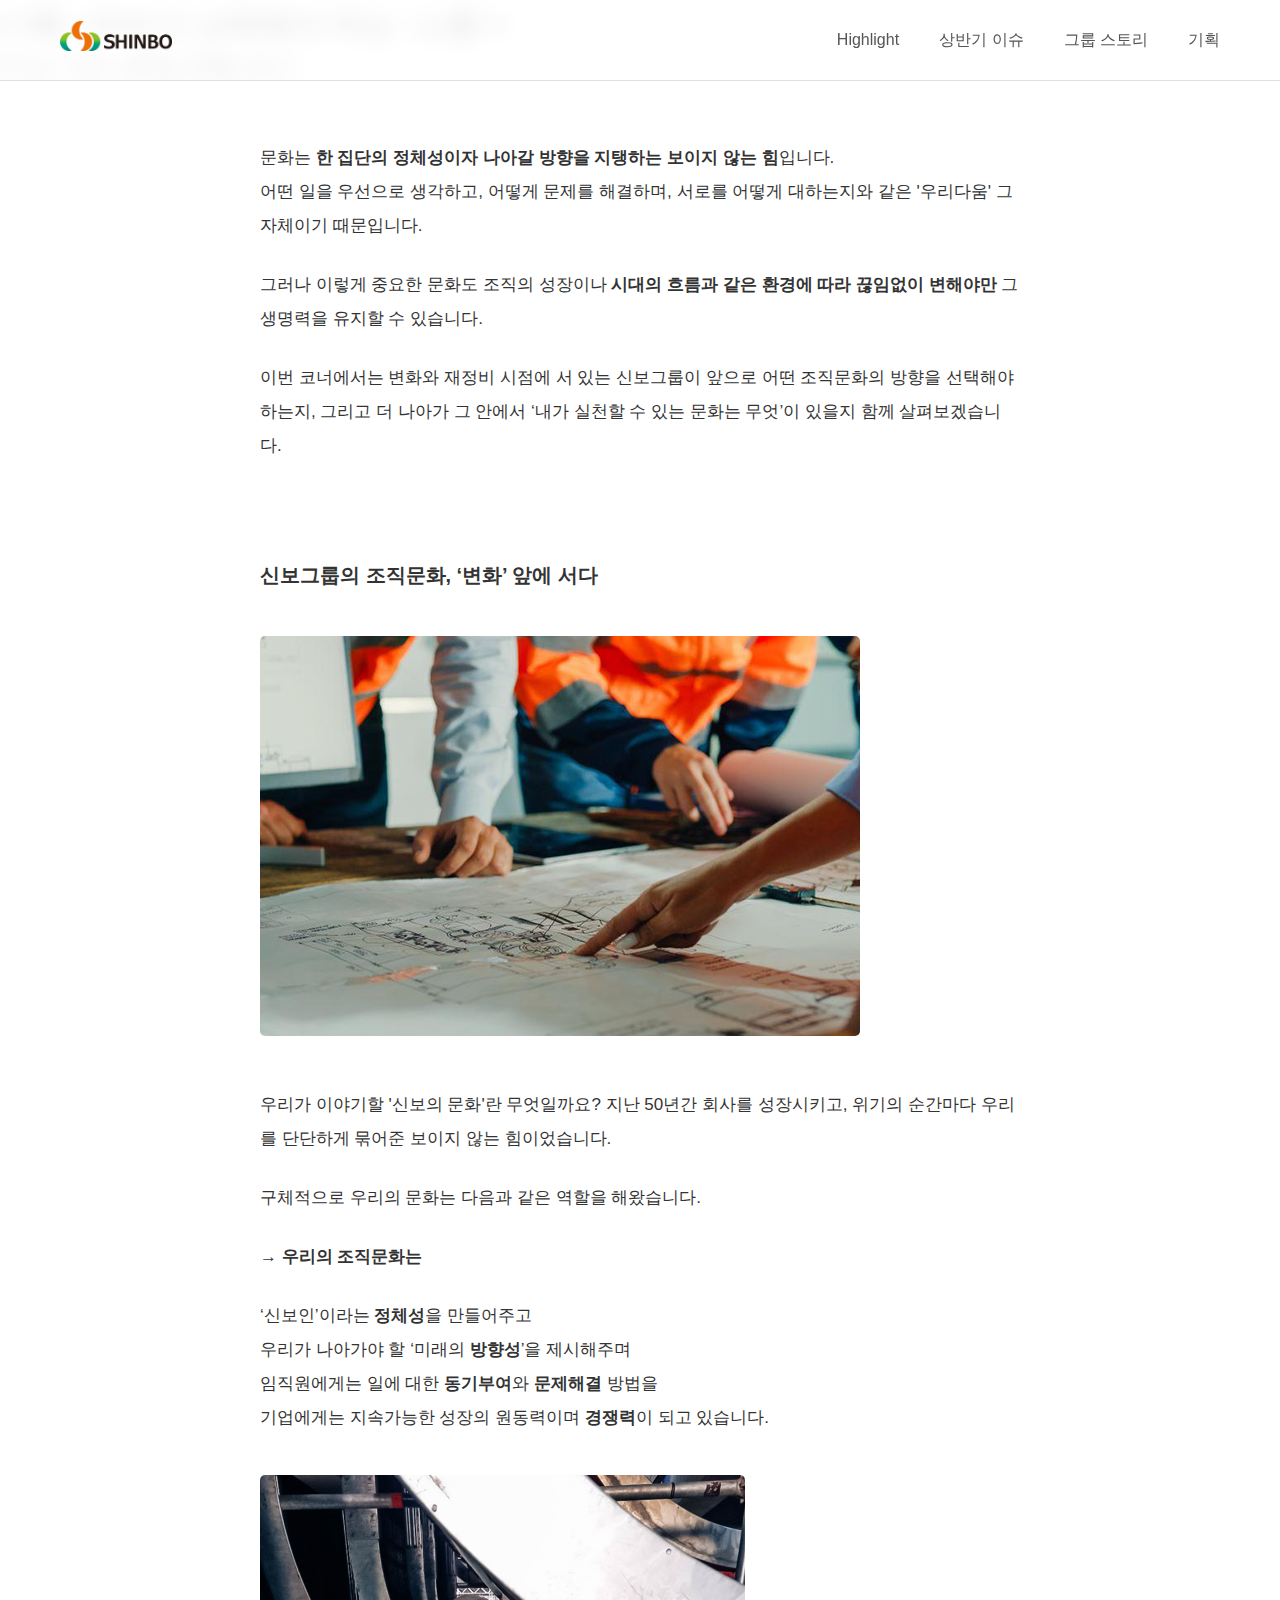
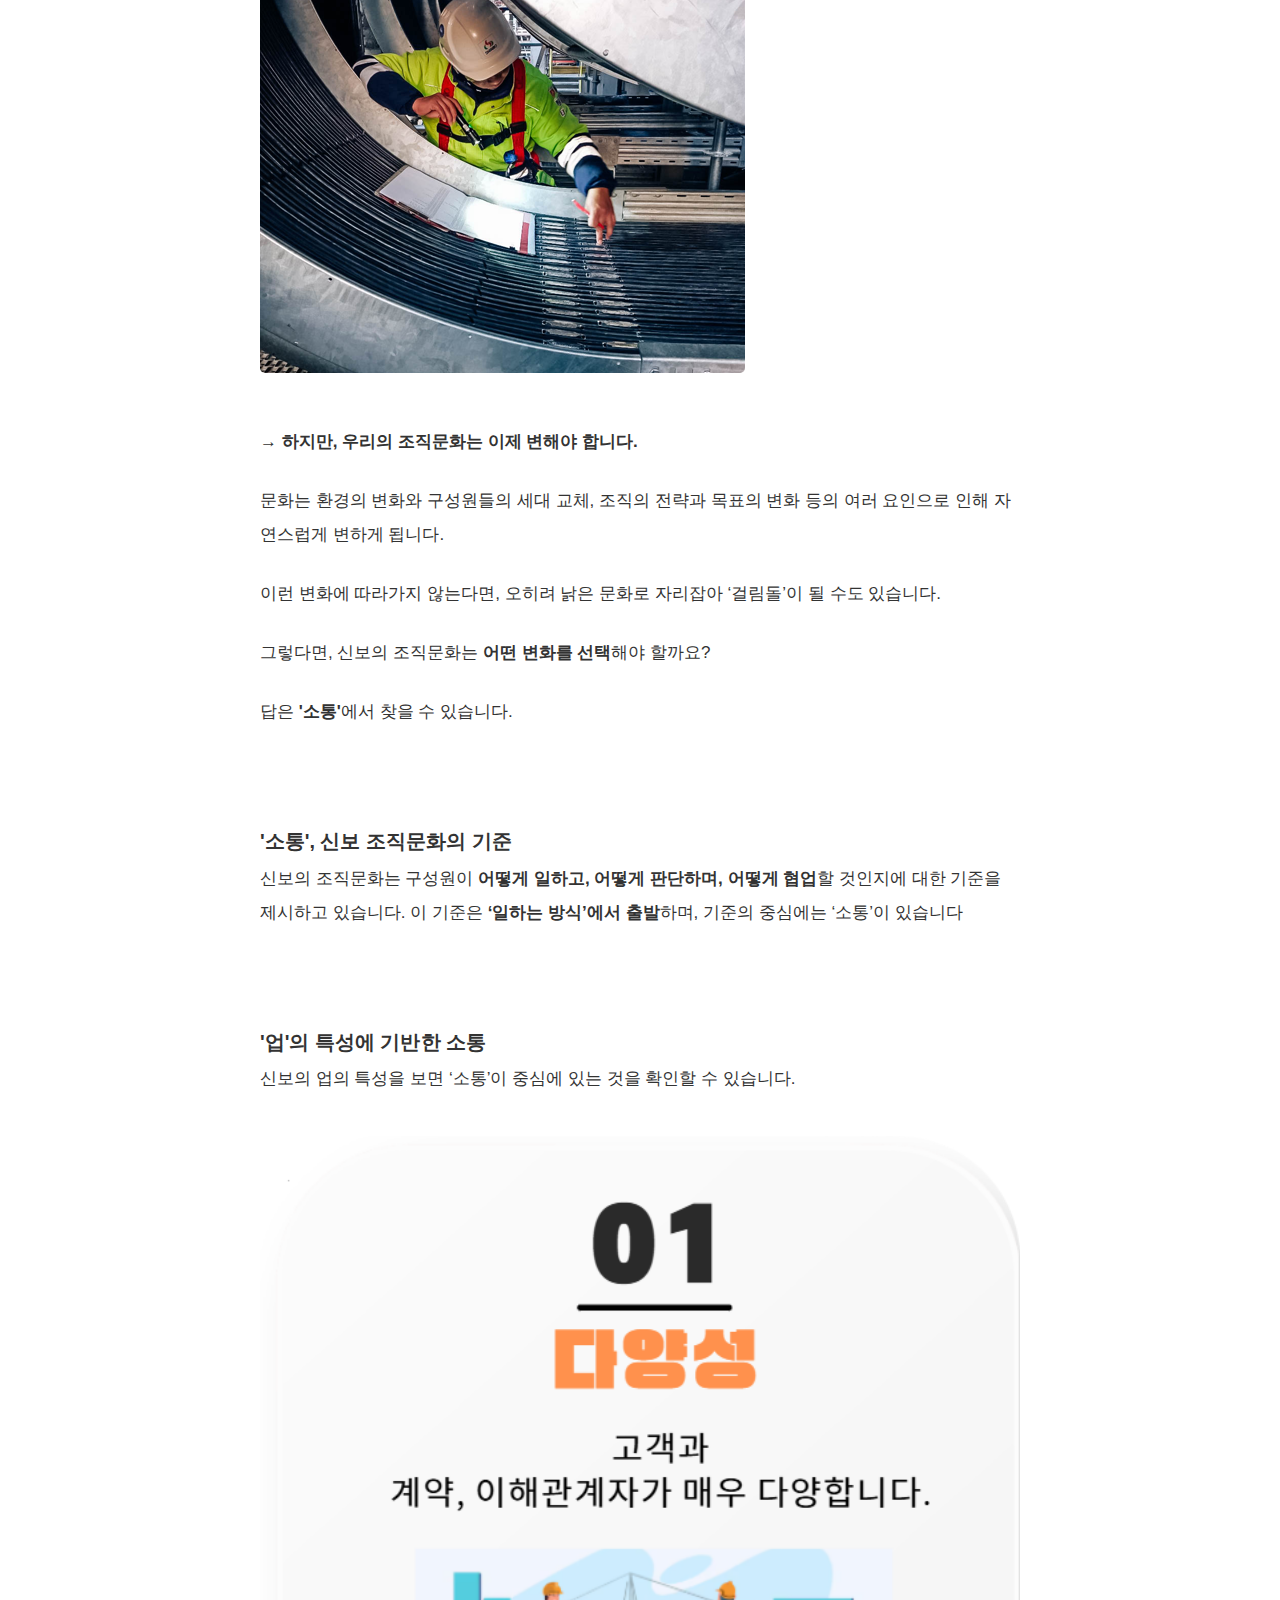
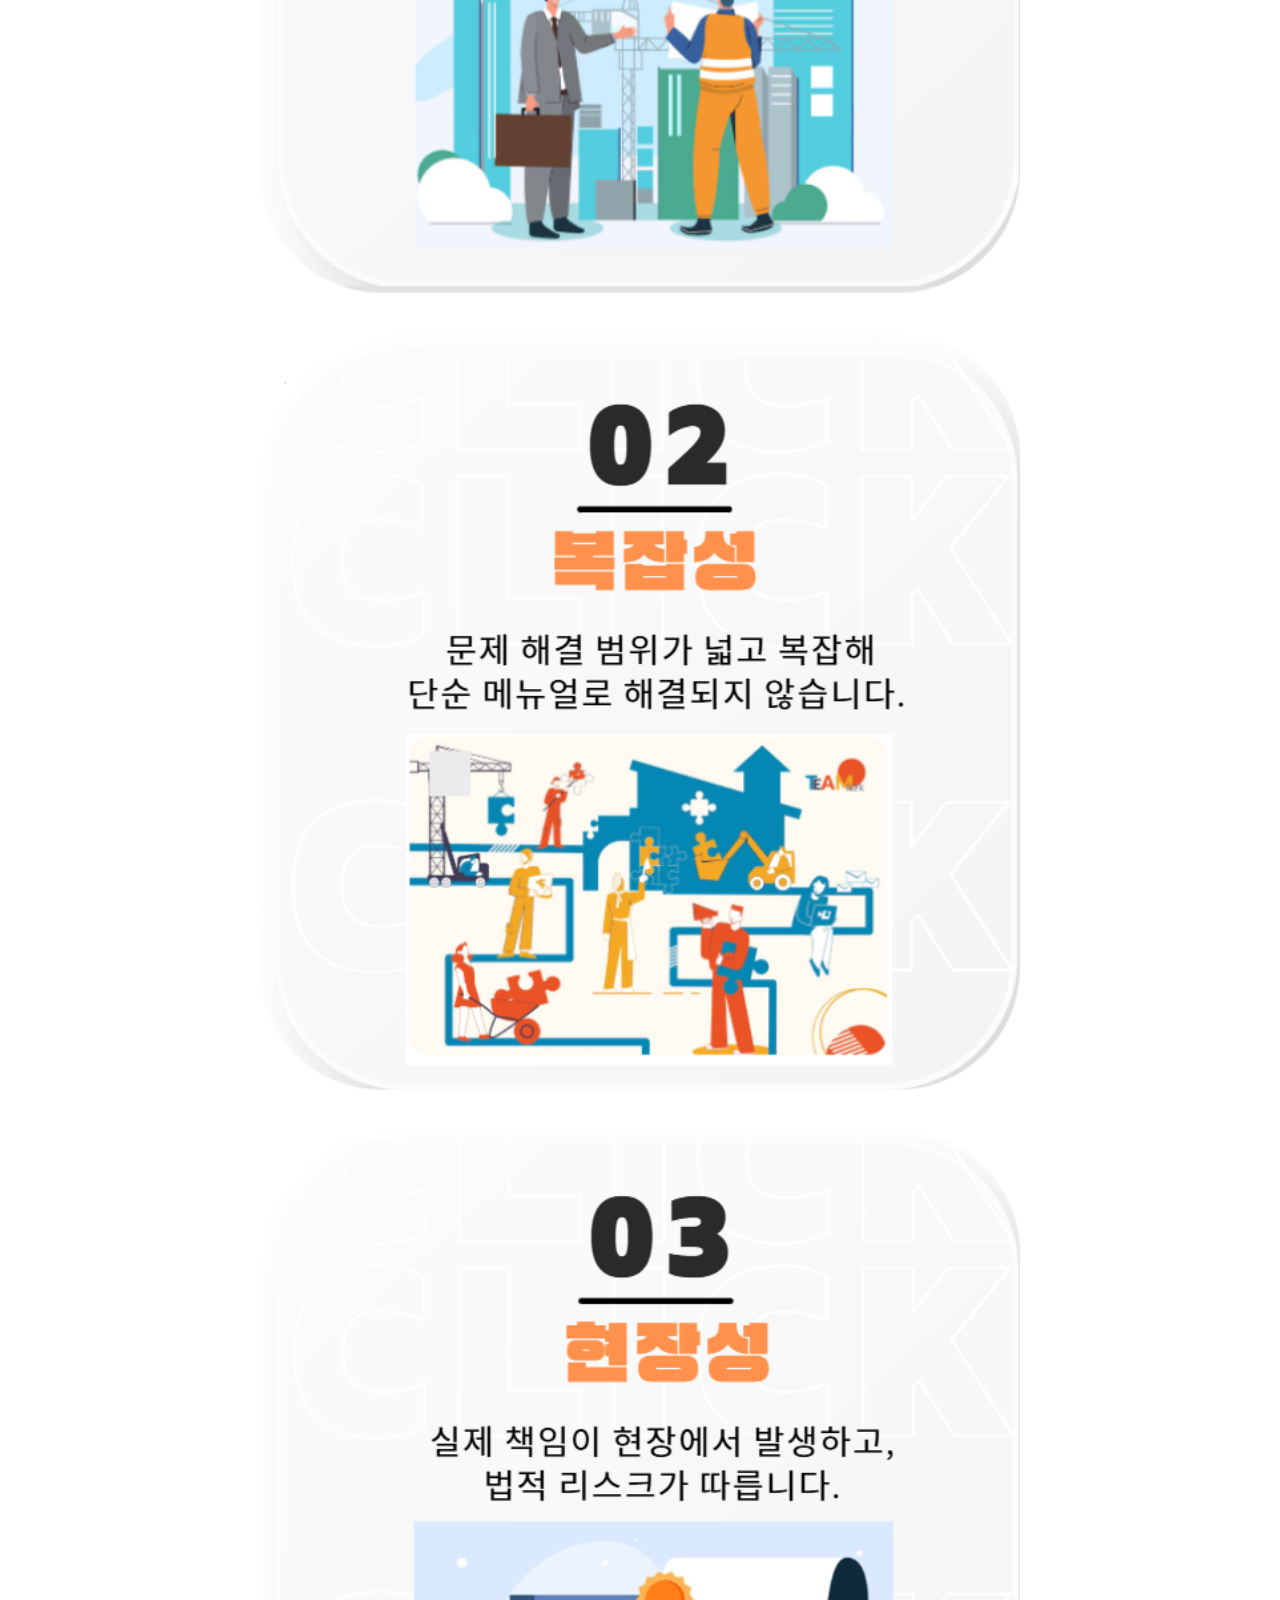
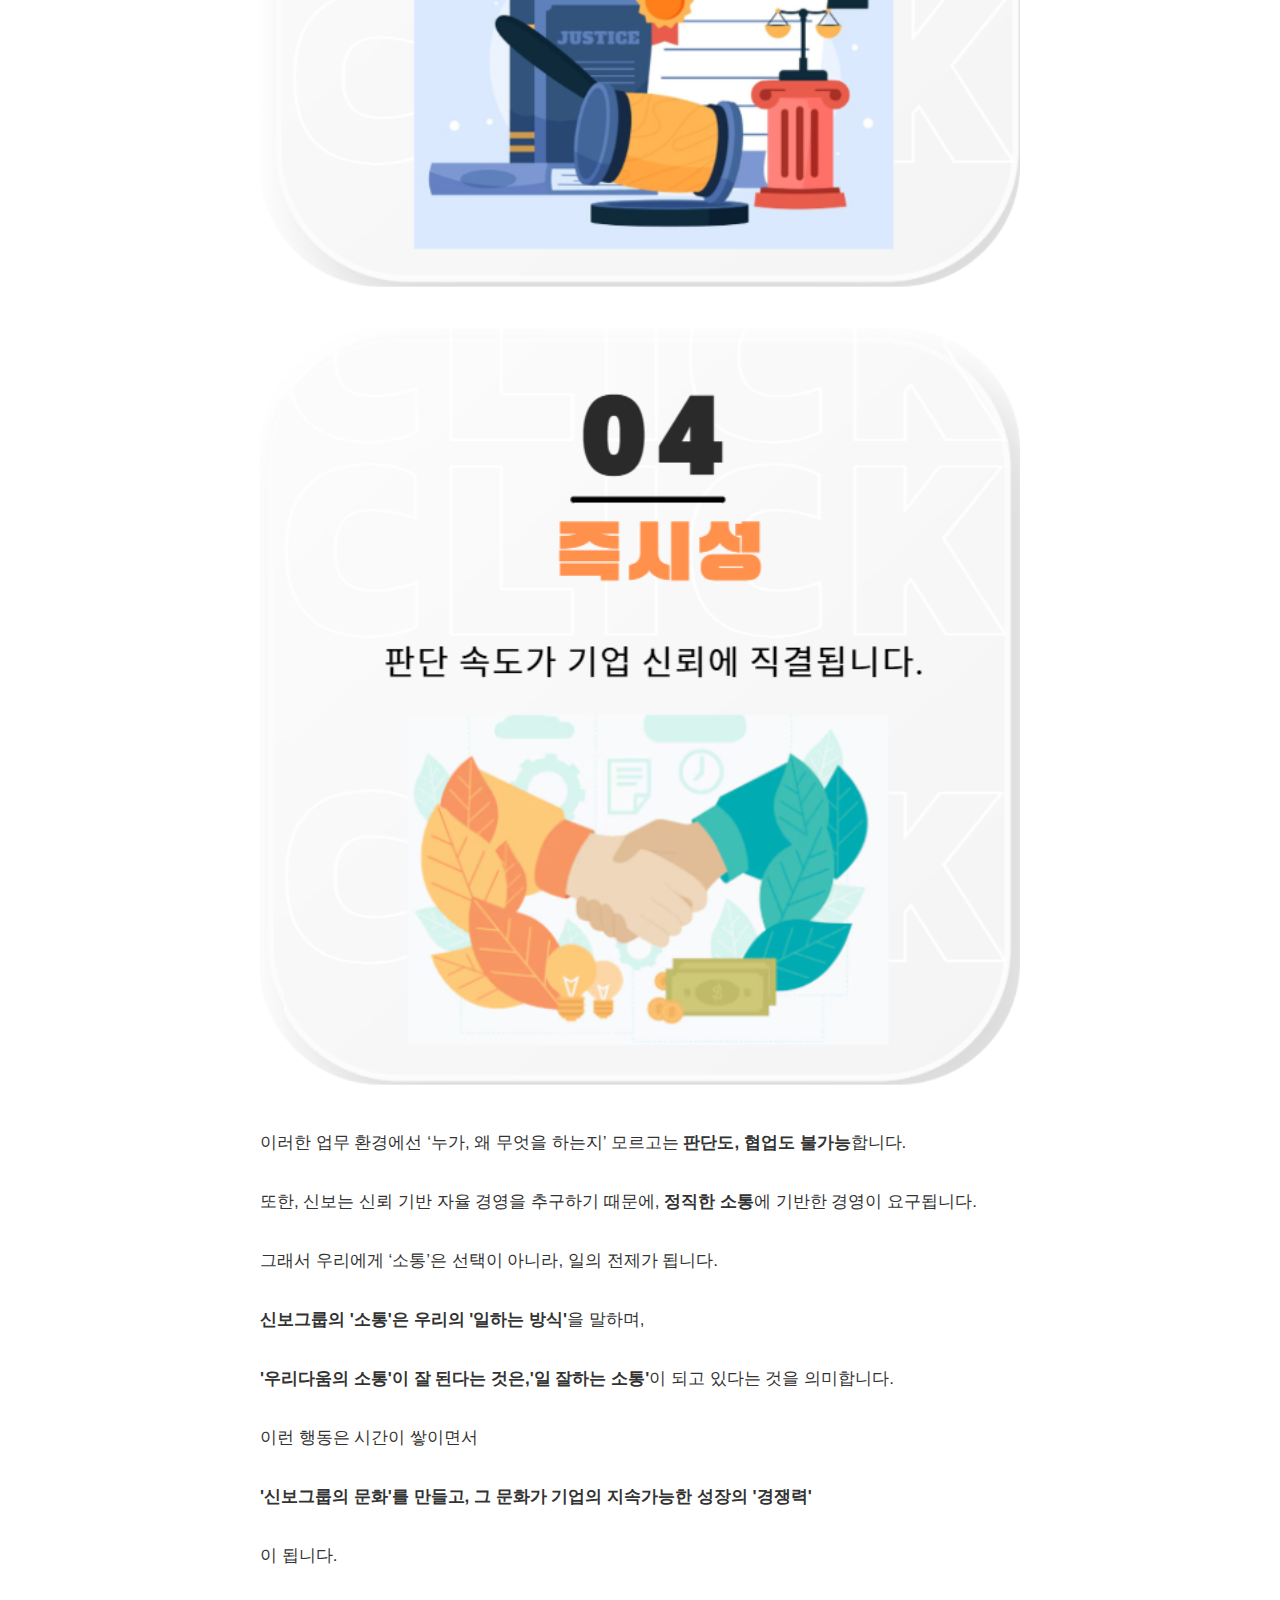
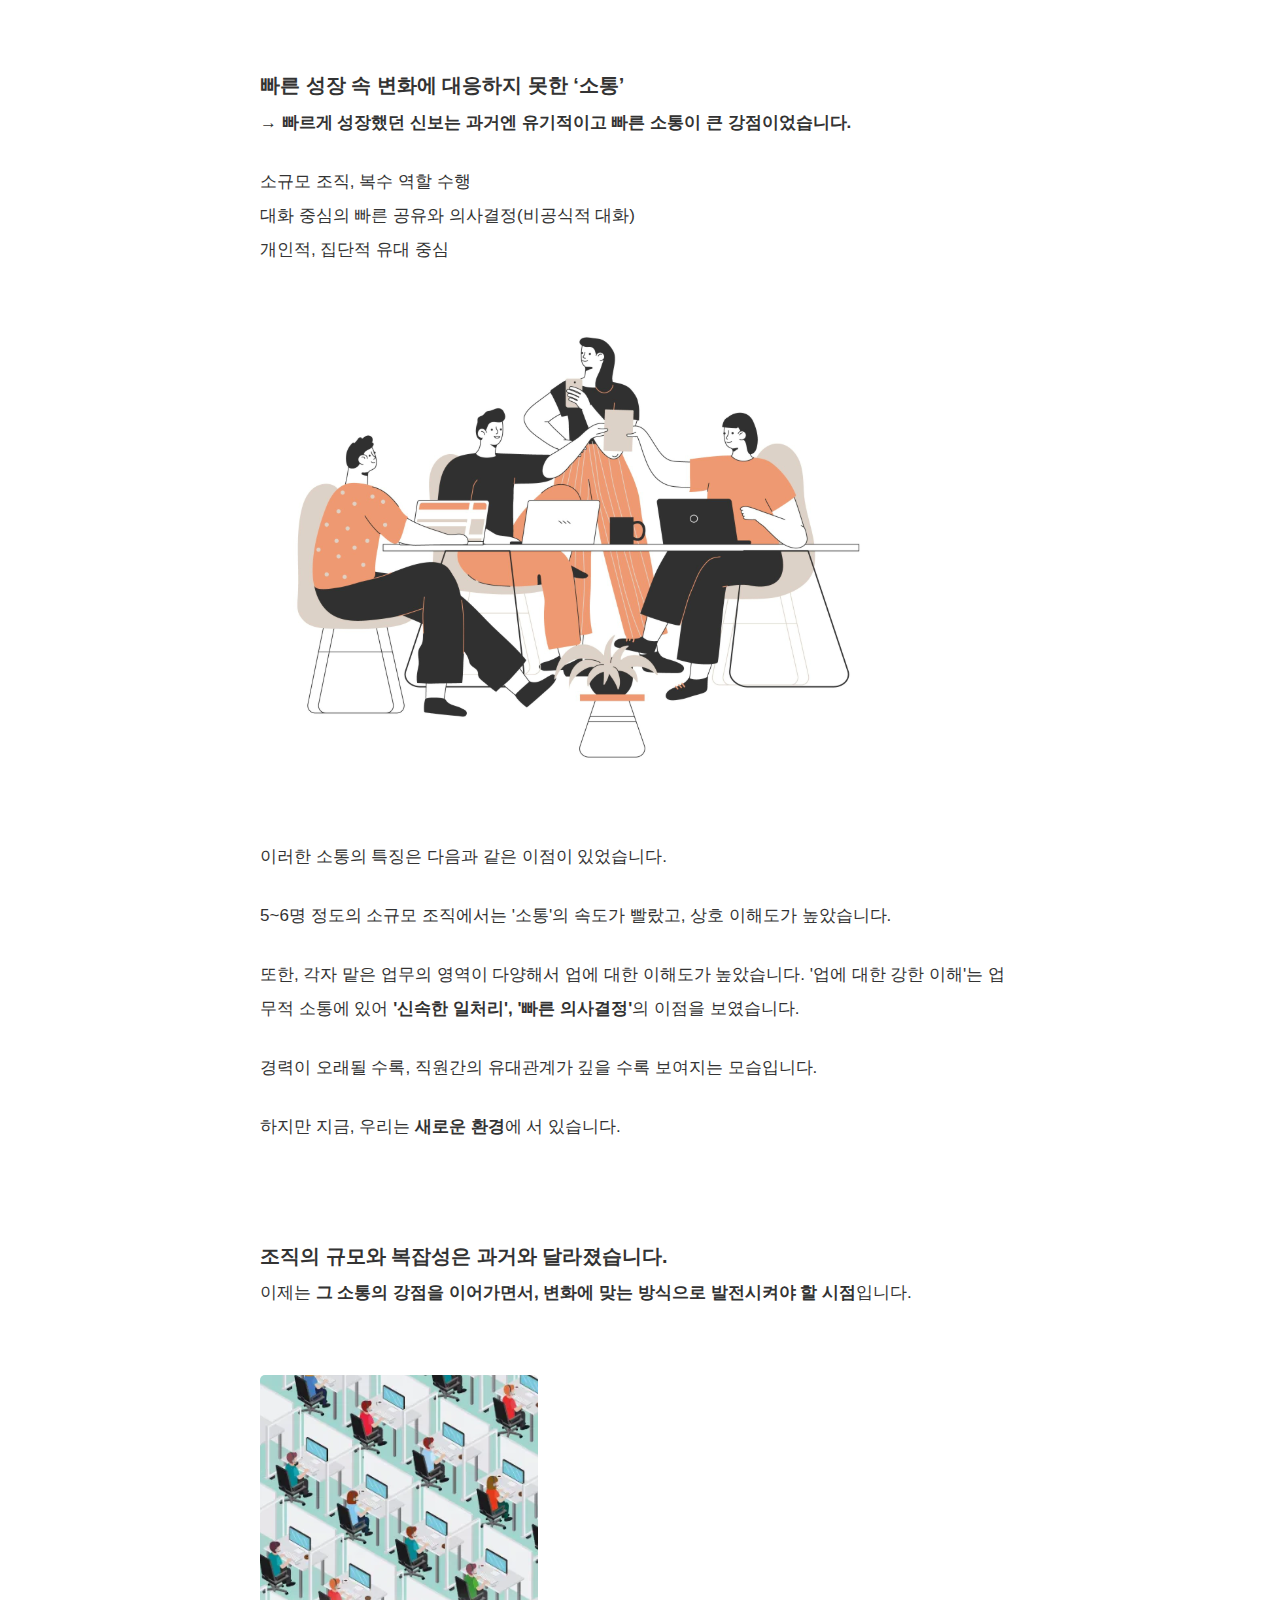
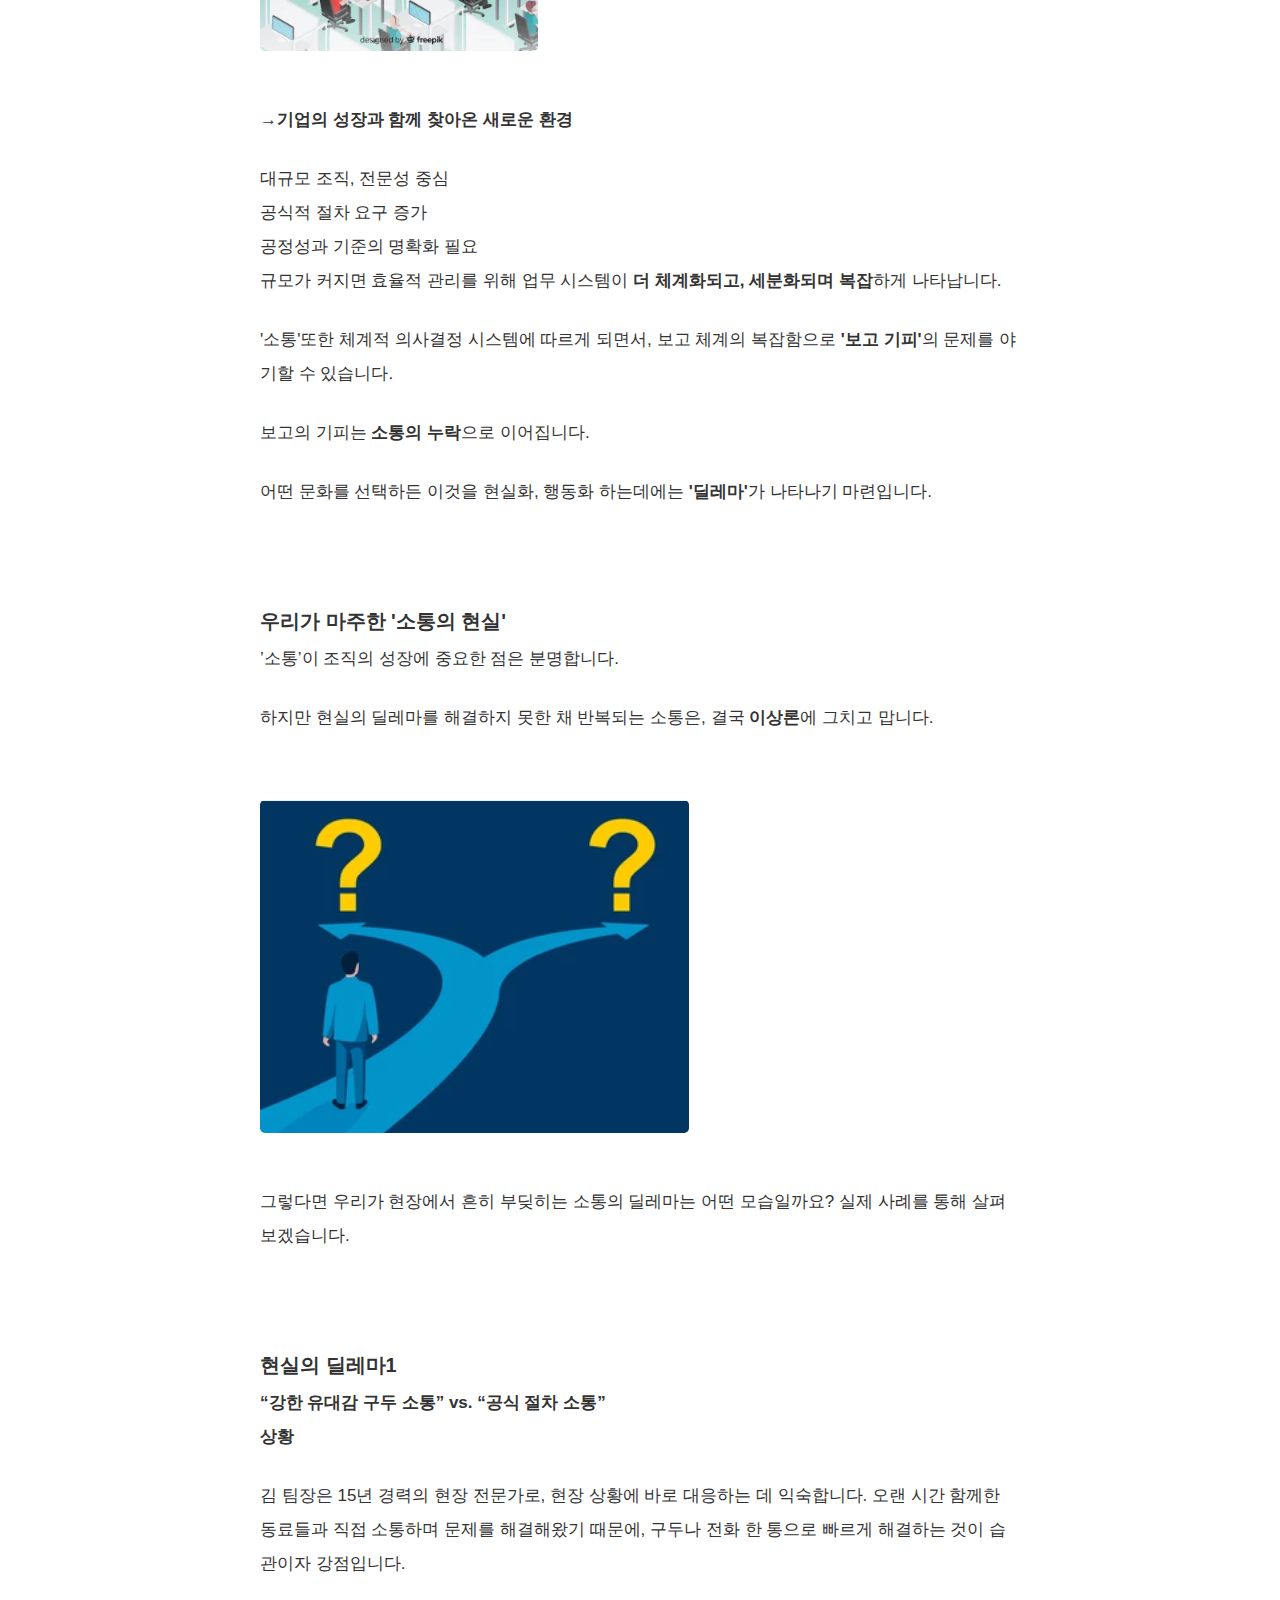
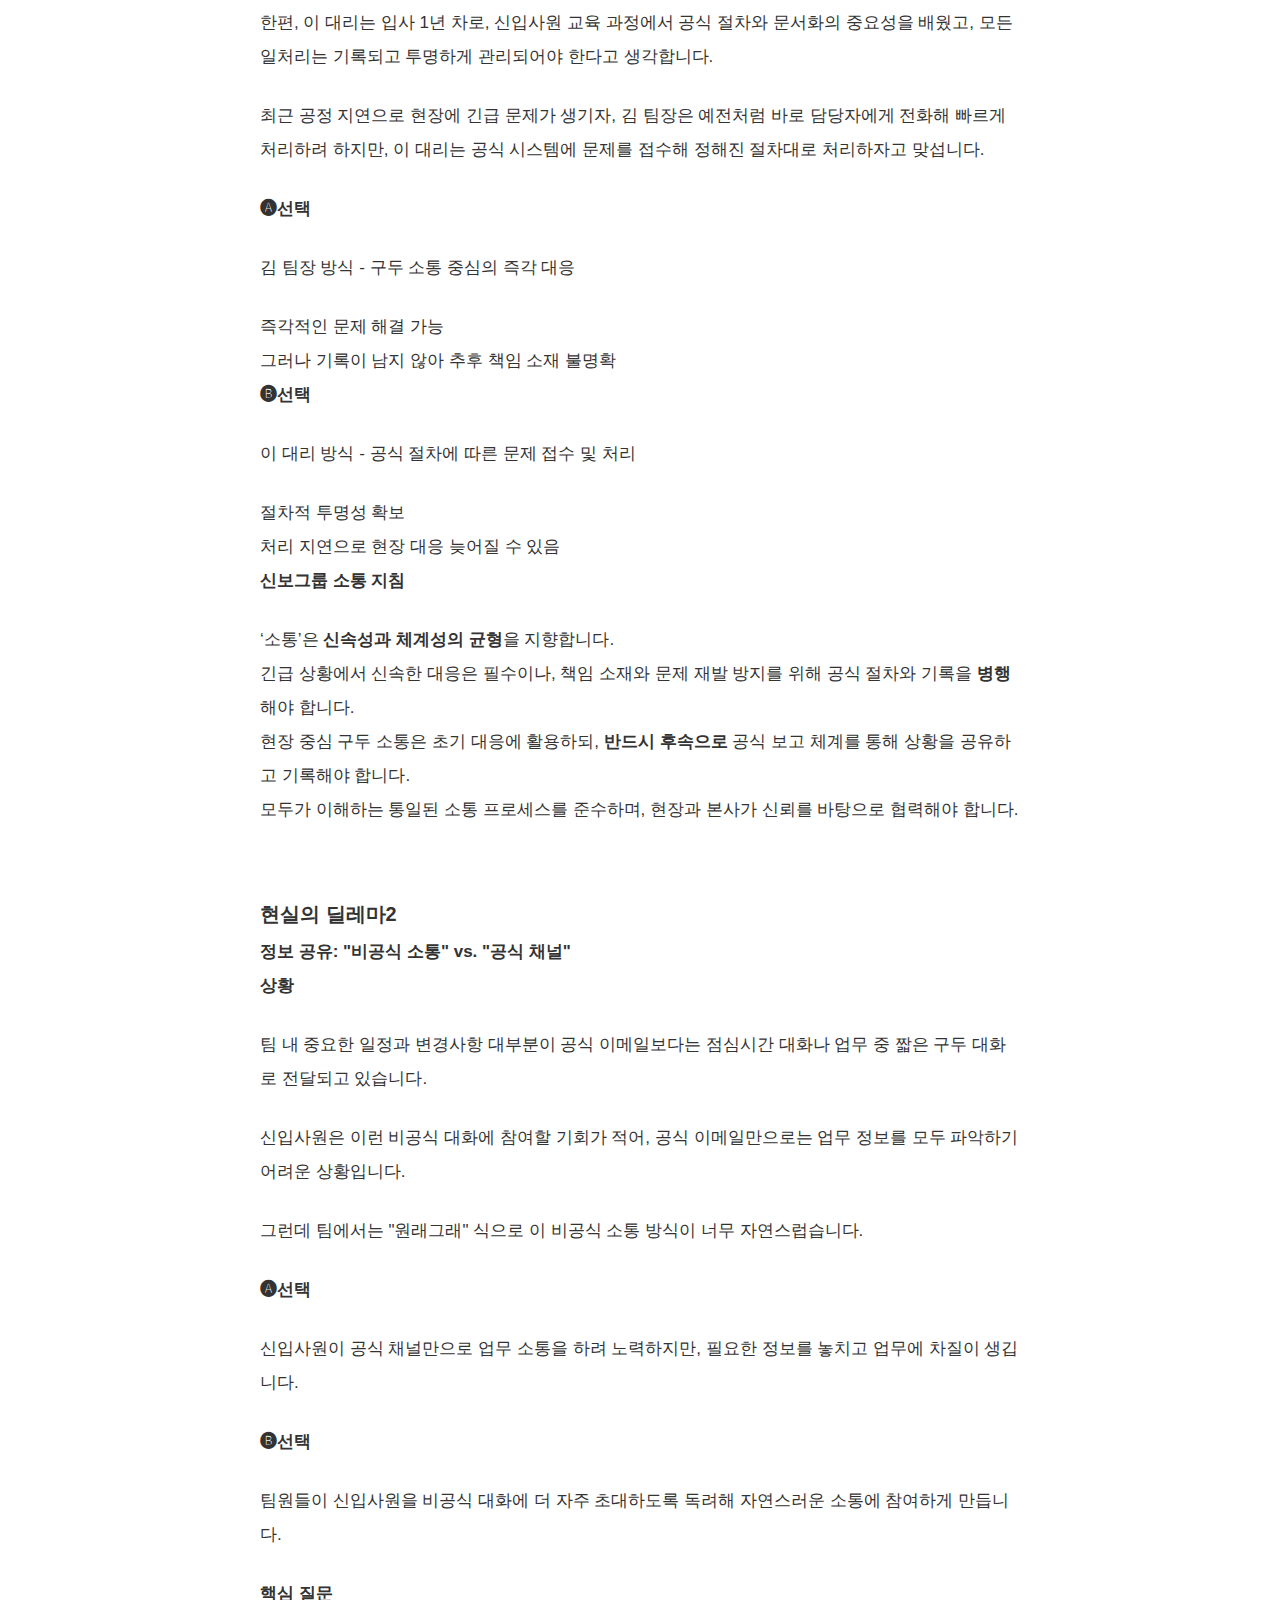
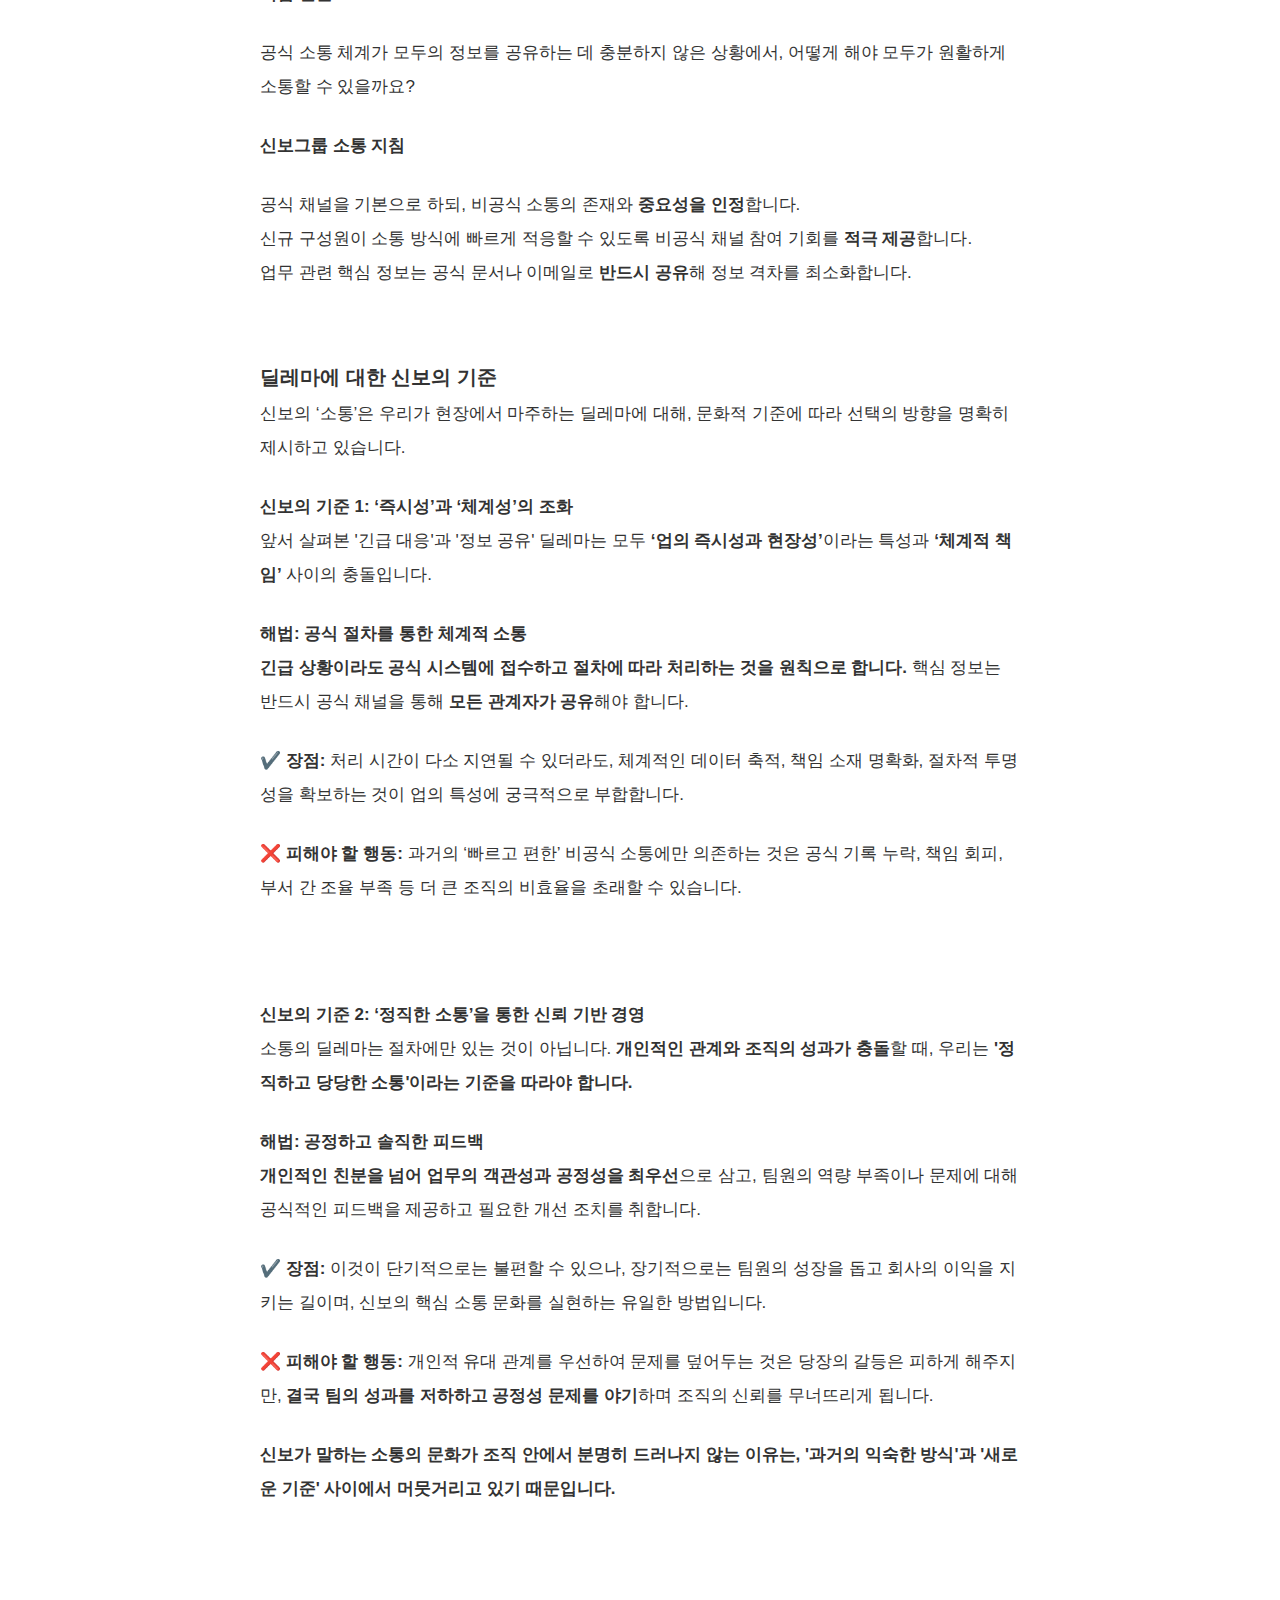
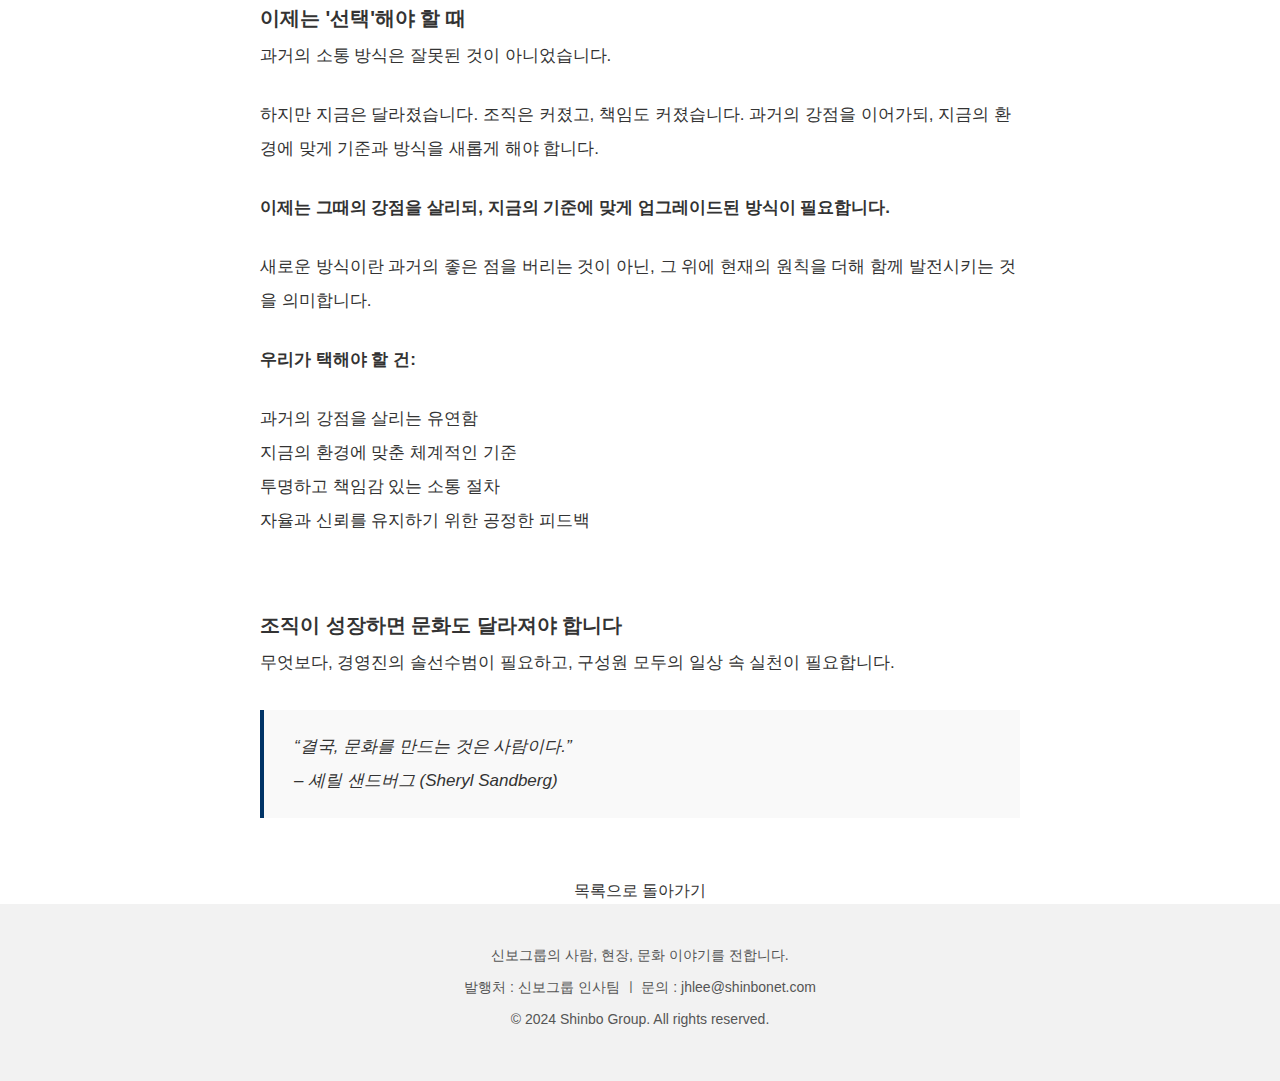
<file: article1.html>
<!DOCTYPE html>
<html lang="ko">
<head>
    <meta charset="UTF-8">
    <meta name="viewport" content="width=device-width, initial-scale=1.0">
    <title>기획: 우리가 선택해야 하는 ‘소통’ - 신보그룹 웹진</title>
    <link rel="preconnect" href="https://fonts.googleapis.com">
    <link rel="preconnect" href="https://fonts.gstatic.com" crossorigin>
    <link href="https://fonts.googleapis.com/css2?family=Noto+Serif+KR:wght@400;600&display=swap" rel="stylesheet">
    <link rel="stylesheet" href="style.css?v=2024_complete_final">
    <style>
        /* 페이지 제목과 소개 카드 사이의 간격 */
        .article-title-box + .intro-text-block {
            margin-top: 40px;
        }
        
        /* ▼▼▼ 1x1 소개 카드 스타일 (새로 추가) ▼▼▼ */
        .intro-text-block {
            background-color: #fff; /* 흰색 */
            border: 1px solid #e9ecef;
            border-radius: 8px;
            padding: 30px 40px;
            margin-bottom: 50px; /* 아래 수상자 카드들과의 간격 확보 */
            text-align: center;
        }
        .intro-text-block p {
            font-size: 1.1em;
            line-height: 1.8;
            color: #495057;
            margin-bottom: 15px;
        }
        .intro-text-block p:last-child {
            margin-bottom: 0;
            font-weight: 500;
            color: #212529;
        }
        /* ▲▲▲ 1x1 소개 카드 스타일 끝 ▲▲▲ */

        /* 5개의 카드를 감싸는 그리드 컨테이너 */
        .card-grid-container {
            display: grid;
            grid-template-columns: repeat(3, 1fr);
            gap: 30px;
        }

        /* 개별 카드 스타일 */
        .topic-card {
            background-color: #fff; border: 1px solid #eee; border-radius: 8px;
            box-shadow: 0 4px 12px rgba(0,0,0,0.08); text-align: left; display: flex;
            flex-direction: column; transition: transform 0.3s ease, box-shadow 0.3s ease;
        }
        .topic-card:hover { transform: translateY(-5px); box-shadow: 0 8px 16px rgba(0,0,0,0.12); }
        .topic-card-image { width: 100%; height: 220px; object-fit: cover; border-top-left-radius: 8px; border-top-right-radius: 8px; }
        .topic-card-content { padding: 25px; display: flex; flex-direction: column; flex-grow: 1; }
        .topic-card-content h3 { font-size: 1.5em; color: #222; margin: 0 0 15px 0; line-height: 1.4; border-bottom: none; padding-bottom: 0; }
        .topic-card-content h4 { font-size: 1em; color: #555; margin: -10px 0 10px 0; font-weight: normal; }
        .topic-card-content p { font-size: 1.2em; color: #333; font-weight: bold; margin-bottom: 20px; flex-grow: 1; }
        .open-modal-btn {
            cursor: pointer; display: inline-block; align-self: flex-start; background-color: #F47A1F;
            color: white; padding: 10px 20px; border-radius: 5px; text-decoration: none;
            font-weight: bold; transition: background-color 0.2s ease; border: none; margin-top: auto;
        }
        .open-modal-btn:hover { background-color: #d86a1b; }

        /* --- 팝업(모달) 스타일 --- */
        .modal-overlay {
            position: fixed; top: 0; left: 0; width: 100%; height: 100%;
            background-color: rgba(0, 0, 0, 0.7); display: none; justify-content: center;
            align-items: center; z-index: 2000; padding: 20px; box-sizing: border-box;
        }
        .modal-overlay.active { display: flex; }
        .modal-content {
            background-color: #fff; padding: 40px; border-radius: 8px; max-width: 800px;
            width: 100%; max-height: 90vh; overflow-y: auto; position: relative;
            box-shadow: 0 5px 25px rgba(0,0,0,0.2); box-sizing: border-box;
        }
        .modal-content h2 { font-size: 2em; margin-top: 0; margin-bottom: 25px; color: #333; }
        .modal-content p { font-size: 1.1em; line-height: 1.8; margin-bottom: 20px; }
        .modal-content img { max-width: 100%; height: auto; display: block; margin: 30px auto; border-radius: 8px; box-shadow: 0 2px 8px rgba(0,0,0,0.1); }
        .close-modal-btn {
            position: absolute; top: 15px; right: 15px; font-size: 28px;
            font-weight: bold; color: #888; background: none; border: none;
            cursor: pointer; line-height: 1;
        }
        .close-modal-btn:hover { color: #333; }
        
        /* ▼▼▼ [수정됨] 이미지 그리드 문제 해결 코드 추가 ▼▼▼ */
        .image-grid img {
            width: 100%;
            height: auto;
            display: block;
        }
        /* ▲▲▲ [수정됨] 여기까지 ▲▲▲ */

        /* --- 반응형 웹 디자인 --- */
        @media (max-width: 1024px) {
            .card-grid-container { grid-template-columns: repeat(2, 1fr); }
        }
        @media (max-width: 768px) {
            .card-grid-container { grid-template-columns: 1fr; }
            .intro-text-block { padding: 25px 20px; }
            .modal-content { padding: 30px 20px; }
            .modal-content h2 { font-size: 1.5em; }
        }
    </style>
</head>
<body>

    <header>
    <div class="container">
        <div class="logo">
            <a href="index.html"><img src="logo.png" alt="신보그룹 로고"></a>
        </div>
        
        <button class="hamburger-menu" id="hamburger-button" aria-label="메뉴 열기">
            <span></span>
            <span></span>
            <span></span>
        </button>
        
        <nav id="main-nav">
            <ul>
                <li><a href="index.html#highlight">Highlight</a></li>
                <li><a href="index.html#issue">상반기 이슈</a></li>
                <li><a href="index.html#group-story">그룹 스토리</a></li>
                <li><a href="index.html#featured">기획</a></li>
            </ul>
        </nav>
    </div>
</header>
    <main class="article-main">
        <div class="article-container">
            <div class="article-title-box">
                <h1>기획 <우리가 선택해야 하는 ‘소통’></h1>
                <h3>우리는 ‘어떤 소통’을 선택할 것인가</h3>
            </div>

            <div class="article-content">
                <div class="intro-serif-font">
                    <p>문화는 <strong>한 집단의 정체성이자 나아갈 방향을 지탱하는 보이지 않는 힘</strong>입니다.<br>
                        어떤 일을 우선으로 생각하고, 어떻게 문제를 해결하며, 서로를 어떻게 대하는지와 같은 
                        '우리다움' 그 자체이기 때문입니다.</p>
                    <p style="margin-bottom: 25px;">그러나 이렇게 중요한 문화도 조직의 성장이나
                        <strong>시대의 흐름과 같은 환경에 따라 끊임없이 변해야만</strong> 그 <span class="text-orange">생명력을 유지</span>할 수 있습니다.</p>
                </div>
                <div class="info-box">
                    <p>이번 코너에서는  변화와 재정비 시점에 서 있는 신보그룹이 앞으로 어떤 조직문화의 방향을 선택해야 하는지, 그리고 더 나아가 그 안에서 ‘내가 실천할 수 있는 문화는 무엇’이 있을지 함께 살펴보겠습니다.</p>
                </div>
<br><br>
                <h3>신보그룹의 조직문화, <span class="text-orange">‘변화’</span> 앞에 서다</h3>
                <img src="hilight_card1.png" alt="소통 기획 이미지" class="article-image">
                <p>우리가 이야기할 '신보의 문화'란 무엇일까요? 지난 50년간 회사를 성장시키고, 위기의 순간마다 우리를 단단하게 묶어준 보이지 않는 힘이었습니다.</p>
                       <p>구체적으로 우리의 문화는 다음과 같은 역할을 해왔습니다.</p>
                <div class="info-box">
                    <p><strong>→ 우리의  <span class="text-orange">조직문화는</span></strong></p>
                    <ul>
                        <li>‘신보인’이라는 <strong>정체성</strong>을 만들어주고</li>
                        <li>우리가 나아가야 할 ‘미래의 <strong>방향성</strong>’을 제시해주며</li>
                        <li>임직원에게는 일에 대한 <strong>동기부여</strong>와 <strong>문제해결</strong> 방법을</li>
                        <li>기업에게는 지속가능한 성장의 원동력이며 <strong>경쟁력</strong>이 되고 있습니다.</li>
                    </ul>
                </div>
                <img src="9.png" alt="신보 조직문화의 기준 이미지" class="article-image">
                <div class="info-box">
                    <p><strong>→ 하지만, 우리의 조직문화는 <span class="text-orange">이제 변해야 합니다.</span></strong></p>
                    <p>문화는 환경의 변화와 구성원들의 세대 교체, 조직의 전략과 목표의 변화 등의 여러 요인으로 인해 자연스럽게 변하게 됩니다.</p>
                    <p>이런 변화에 따라가지 않는다면, 오히려 낡은 문화로 자리잡아 ‘걸림돌’이 될 수도 있습니다.</p>
                </div>
                <div class="highlight-box">
                    <p>그렇다면, 신보의 조직문화는 <strong><span class="text-orange">어떤 변화를 선택</strong></span>해야 할까요?</p>
                    <p>답은 <strong><span class="text-orange">'소통'</strong></span>에서 찾을 수 있습니다.</p>
                </div>
                <br><br>
                <h3>'소통', 신보 <span class="text-orange">조직문화의 기준</span></h3>
                
                    <p>신보의 조직문화는 구성원이 <strong>어떻게 일하고, 어떻게 판단하며, 어떻게 협업</strong>할 것인지에 대한 기준을 제시하고 있습니다. 이 기준은 <strong>‘일하는 방식’에서 출발</strong>하며, 기준의 중심에는 ‘<span class="highlight-text">소통</span>’이 있습니다</p>
                
                <br><br>
                <h3><span class="text-orange">'업'의 특성에 기반</span>한 소통</h3>
                <p>신보의 업의 특성을 보면 ‘소통’이 중심에 있는 것을 확인할 수 있습니다.</p>
                <div class="image-grid">
                    <img src="1.png" alt="정직한 소통 이미지">
                    <img src="2.png" alt="판단과 협업 이미지">
                    <img src="3.png" alt="신뢰 기반 자율 경영 이미지">
                    <img src="4.png" alt="소통 중심의 업무 환경 이미지">
                </div>
                <p>이러한 업무 환경에선 ‘누가, 왜 무엇을 하는지’ 모르고는 <strong>판단도, 협업도 불가능</strong>합니다. </p>
                <p>또한, 신보는 신뢰 기반 자율 경영을 추구하기 때문에, <span class="highlight-text"><strong>정직한 소통</span></strong>에 기반한 경영이 요구됩니다.</p>
                <p>그래서 우리에게 ‘소통’은 선택이 아니라, <span class="text-orange">일의 전제</span>가 됩니다.</p>
               <div class="highlight-box">    
                    <p><strong>신보그룹의 '소통'은 우리의 '일하는 방식'</strong>을 말하며,</p>
                    <strong><p><span class="text-orange">'우리다움의 소통'이 잘 된다는 것은,<span class="highlight-text">'일 잘하는 소통'</span></strong>이 되고 있다는 것</span>을 의미합니다.</p>

                    <p>이런 행동은 시간이 쌓이면서 <strong><p><span class="text-orange">'신보그룹의 문화'를 만들고, 그 문화가 기업의 지속가능한 성장의 '경쟁력'</span></strong></p>이 됩니다.</p>
                </div>    
                <br><br>
                <h3>빠른 성장 속  <span class="text-orange">변화에 대응하지 못한 ‘소통’</span></h3>
                <div class="info-box">
                    <p><strong>→ 빠르게 성장했던 신보는 과거엔 유기적이고 빠른 소통이 큰 강점이었습니다.</strong></p>
                    <ul>
                        <li>소규모 조직, 복수 역할 수행</li>
                        <li>대화 중심의 빠른 공유와 의사결정(비공식적 대화)</li>
                        <li>개인적, 집단적 유대 중심</li>
                    </ul>
                </div>
                <img src="5.png" alt="빠른 성장 이미지" class="article-image">
                <p>이러한 소통의 특징은 다음과 같은 이점이 있었습니다.</p>
                <p>5~6명 정도의 소규모 조직에서는 '소통'의 속도가 빨랐고, 상호 이해도가 높았습니다.</p>

                                <p>또한, 각자 맡은 업무의 영역이 다양해서 업에 대한 이해도가 높았습니다.
                                    '업에 대한 강한 이해'는 업무적 소통에 있어  <strong>'신속한 일처리', '빠른 의사결정'</strong>의 이점을 보였습니다.</p>
   <p>경력이 오래될 수록, 직원간의 유대관계가 깊을 수록 보여지는 모습입니다.</p>
                <div class="highlight-box">
                    
                <p>하지만 지금, 우리는 <strong><span class="text-orange">새로운 환경</span></strong>에 서 있습니다.</p>
                </div>
                <br><br>
                <h3><span class="text-orange">조직의 규모와 복잡성은 과거와 달라졌습니다.</span></h3>
                <p>이제는 <span class="text-orange"><strong>그 소통의 강점을 이어가면서, 변화에 맞는 방식으로 발전시켜야 할 시점</strong></span>입니다.</p>    
                <img src="10.png" alt="새로운 환경 이미지" class="article-image">
                <div class="info-box">
                    <p><strong>→기업의 성장과 함께 찾아온 새로운 환경</strong></p>
                    <ul>
                        <li>대규모 조직, 전문성 중심</li>
                        <li>공식적 절차 요구 증가</li>
                        <li>공정성과 기준의 명확화 필요</li>
                    </ul>
                </div>
<p>규모가 커지면 효율적 관리를 위해 업무 시스템이 <strong>더 체계화되고, 세분화되며 복잡</strong>하게 나타납니다.</p>
                <p>'소통'또한 체계적 의사결정 시스템에 따르게 되면서, 보고 체계의 복잡함으로 <strong>'보고 기피'</strong>의 문제를 야기할 수 있습니다.</p>
                <p>보고의 기피는 <span class="text-orange"><strong>소통의 누락</strong></span>으로 이어집니다.</p>
                
 <div class="highlight-box">    
     <p>어떤 문화를 선택하든 이것을 현실화, 행동화 하는데에는 <strong>'딜레마'</strong>가 나타나기 마련입니다.</p>
 </div>
                
                <br><br>
                <h3>우리가 마주한 <span class="text-orange">'소통의 현실'</span></h3>
                <p>’소통’이 조직의 성장에 중요한 점은 분명합니다.</p>
                <p>하지만 현실의 딜레마를 해결하지 못한 채 반복되는 소통은, 결국 <strong>이상론</strong>에 그치고 맙니다.</p>
                <img src="8.png" alt="딜레마 이미지" class="article-image">
               <p>그렇다면 우리가 현장에서 흔히 부딪히는 소통의 딜레마는 어떤 모습일까요? 실제 사례를 통해 살펴보겠습니다.</p>
                <br><br>
                <h3> <span class="text-orange">현실의 딜레마1</span></h3>
                <h4>“강한 유대감 구두 소통” vs. “공식 절차 소통”</h4> 
                <p><strong>상황</strong></p>
                <p>김 팀장은 15년 경력의 현장 전문가로, 현장 상황에 바로 대응하는 데 익숙합니다. 오랜 시간 함께한 동료들과 직접 소통하며 문제를 해결해왔기 때문에, 구두나 전화 한 통으로 빠르게 해결하는 것이 습관이자 강점입니다.</p>
                <p>한편, 이 대리는 입사 1년 차로, 신입사원 교육 과정에서 공식 절차와 문서화의 중요성을 배웠고, 모든 일처리는 기록되고 투명하게 관리되어야 한다고 생각합니다.</p>
                <p>최근 공정 지연으로 현장에 긴급 문제가 생기자, 김 팀장은 예전처럼 바로 담당자에게 전화해 빠르게 처리하려 하지만, 이 대리는 공식 시스템에 문제를 접수해 정해진 절차대로 처리하자고 맞섭니다.</p>
                <p><strong>🅐선택</strong></p>
                <div class="info-box">
                    <p>김 팀장 방식 - 구두 소통 중심의 즉각 대응</p>
                    <ul>
                        <li>즉각적인 문제 해결 가능</li>
                        <li>그러나 기록이 남지 않아 추후 책임 소재 불명확</li>
                    </ul>
                </div>
                <p><strong>🅑선택</strong></p>
                <div class="info-box">
                    <p>이 대리 방식 - 공식 절차에 따른 문제 접수 및 처리</p>
                    <ul>
                        <li>절차적 투명성 확보</li>
                        <li>처리 지연으로 현장 대응 늦어질 수 있음</li>
                    </ul>
                </div>
                <div class="highlight-box">
                    <p><strong> <span class="text-orange">신보그룹 소통 지침</span></strong></p>
                    <ul>
                        <li>‘소통’은 <strong>신속성과 체계성의 균형</strong>을 지향합니다.</li>
                        <li>긴급 상황에서 신속한 대응은 필수이나, 책임 소재와 문제 재발 방지를 위해 공식 절차와 기록을 <strong>병행</strong>해야 합니다.</li>
                        <li>현장 중심 구두 소통은 초기 대응에 활용하되, <strong>반드시 후속으로</strong> 공식 보고 체계를 통해 상황을 공유하고 기록해야 합니다.</li>
                        <li>모두가 이해하는 통일된 소통 프로세스를 준수하며, 현장과 본사가 신뢰를 바탕으로 협력해야 합니다.</li>
                    </ul>
                </div>
                <br><br>                 
                <h3> <span class="text-orange">현실의 딜레마2</span></h3>
                <h4>정보 공유: "비공식 소통" vs. "공식 채널"</h4>   
                <p><strong>상황</strong></p>
                <p>팀 내 중요한 일정과 변경사항 대부분이 공식 이메일보다는 점심시간 대화나 업무 중 짧은 구두 대화로 전달되고 있습니다.</p>
                <p>신입사원은 이런 비공식 대화에 참여할 기회가 적어, 공식 이메일만으로는 업무 정보를 모두 파악하기 어려운 상황입니다.</p>
                <p>그런데 팀에서는 "원래그래" 식으로 이 비공식 소통 방식이 너무 자연스럽습니다.</p>
                <p><strong>🅐선택</strong></p>
                <div class="info-box"><p>신입사원이 공식 채널만으로 업무 소통을 하려 노력하지만, 필요한 정보를 놓치고 업무에 차질이 생깁니다.</p></div>
                <p><strong>🅑선택</strong></p>
                <div class="info-box"><p>팀원들이 신입사원을 비공식 대화에 더 자주 초대하도록 독려해 자연스러운 소통에 참여하게 만듭니다.</p></div>
                <p><strong>핵심 질문</strong></p>
                <p>공식 소통 체계가 모두의 정보를 공유하는 데 충분하지 않은 상황에서, 어떻게 해야 모두가 원활하게 소통할 수 있을까요?</p>
                <div class="highlight-box">
                    <p><strong> <span class="text-orange">신보그룹 소통 지침</span></strong></p>
                    <ul>
                        <li>공식 채널을 기본으로 하되, 비공식 소통의 존재와 <strong>중요성을 인정</strong>합니다.</li>
                        <li>신규 구성원이 소통 방식에 빠르게 적응할 수 있도록 비공식 채널 참여 기회를 <strong>적극 제공</strong>합니다.</li>
                        <li>업무 관련 핵심 정보는 공식 문서나 이메일로 <strong>반드시 공유</strong>해 정보 격차를 최소화합니다.</li>
                    </ul>
                </div>
                <br><br>
                <div class="dilemma-section">
                    <h3>딜레마에 대한 <span class="text-orange">신보의 기준</span></h3>
                    <p>신보의 ‘소통’은 우리가 현장에서 마주하는 딜레마에 대해, 문화적 기준에 따라 선택의 방향을 명확히 제시하고 있습니다.</p>
                    <div class="info-box"><h4>신보의 기준 1: ‘즉시성’과 ‘체계성’의 조화</h4></div>
                    <div class="guideline-box">
                        <p>앞서 살펴본 '긴급 대응'과 '정보 공유' 딜레마는 모두 <strong>‘업의 즉시성과 현장성’</strong>이라는 특성과 <strong>‘체계적 책임’</strong> 사이의 충돌입니다.</p>
                        <p><strong>해법: 공식 절차를 통한 체계적 소통</strong><br><strong><span class="text-orange">긴급 상황이라도 공식 시스템에 접수하고 절차에 따라 처리하는 것을 원칙으로 합니다.</span></strong> 핵심 정보는 반드시 공식 채널을 통해 <strong>모든 관계자가 공유</strong>해야 합니다.</p>
                        <p><span class="text-success">✔️ <strong>장점:</strong></span> 처리 시간이 다소 지연될 수 있더라도, 체계적인 데이터 축적, 책임 소재 명확화, 절차적 투명성을 확보하는 것이 업의 특성에 궁극적으로 부합합니다.</p>
                        <p><span class="text-danger">❌ <strong>피해야 할 행동:</strong></span> 과거의 ‘빠르고 편한’ 비공식 소통에만 의존하는 것은 공식 기록 누락, 책임 회피, 부서 간 조율 부족 등 더 큰 조직의 비효율을 초래할 수 있습니다.</p>
                    </div>
                    <br><br>
                    <div class="info-box"><h4>신보의 기준 2: ‘정직한 소통’을 통한 신뢰 기반 경영</h4></div>
                    <div class="guideline-box">  
                        <p>소통의 딜레마는 절차에만 있는 것이 아닙니다. <strong>개인적인 관계와 조직의 성과가 충돌</strong>할 때, 우리는 <span class="text-orange"><strong>'정직하고 당당한 소통'이라는 기준을 따라야 합니다.</strong></span></p>
                        <p><strong>해법: 공정하고 솔직한 피드백</strong><br><strong>개인적인 친분을 넘어 <span class="text-orange">업무의 객관성과 공정성을 최우선</span></strong>으로 삼고, 팀원의 역량 부족이나 문제에 대해 공식적인 피드백을 제공하고 필요한 개선 조치를 취합니다.</p>
                        <p><span class="text-success">✔️ <strong>장점:</strong></span> 이것이 단기적으로는 불편할 수 있으나, 장기적으로는 팀원의 성장을 돕고 회사의 이익을 지키는 길이며, 신보의 핵심 소통 문화를 실현하는 유일한 방법입니다.</p>
                        <p><span class="text-danger">❌ <strong>피해야 할 행동:</strong></span> 개인적 유대 관계를 우선하여 문제를 덮어두는 것은 당장의 갈등은 피하게 해주지만, <span class="text-orange"><strong>결국 팀의 성과를 저하하고 공정성 문제를 야기</strong></span>하며 조직의 신뢰를 무너뜨리게 됩니다.</p>
                    </div>
                </div>
                <div class="highlight-box">
                    <p><strong>신보가 말하는 소통의 문화가 조직 안에서 분명히 드러나지 않는 이유는, <span class="text-orange">'과거의 익숙한 방식'과 '새로운 기준' 사이에서 머뭇거리고 있기 때문입니다.</span></strong></p>
                </div>
                <br><br>
                <h3>이제는 '선택'해야 할 때</h3>
                <p>과거의 소통 방식은 잘못된 것이 아니었습니다.</p>
                <p>하지만 지금은 달라졌습니다. 조직은 커졌고, 책임도 커졌습니다. 과거의 강점을 이어가되, 지금의 환경에 맞게 기준과 방식을 새롭게 해야 합니다.</p>
                <div class="final-choice">
                    <p><strong>이제는 그때의 강점을 살리되, 지금의 기준에 맞게 <span class="text-orange">업그레이드된 방식</span>이 필요합니다.</strong></p>
                        <p>새로운 방식이란 과거의 좋은 점을 버리는 것이 아닌, 그 위에 현재의 원칙을 더해 함께 발전시키는 것을 의미합니다.</p>
                    <p><strong>우리가 택해야 할 건:</strong></p>
                    <ul>
                        <li>과거의 강점을 살리는 유연함</li>
                        <li>지금의 환경에 맞춘 체계적인 기준</li>
                        <li>투명하고 책임감 있는 소통 절차</li>
                        <li>자율과 신뢰를 유지하기 위한 공정한 피드백</li>
                    </ul>
                </div>
                <br><br>
                <div class="dilemma-section">
                    <h3>조직이 성장하면 <span class="text-orange">문화도 달라져야 합니다</span></h3>
                    <p>무엇보다, 경영진의 솔선수범이 필요하고, 구성원 모두의 일상 속 실천이 필요합니다.</p>
                    <blockquote>“결국, 문화를 만드는 것은 사람이다.”<br>– 셰릴 샌드버그 (Sheryl Sandberg)
</blockquote>
                </div>
                </div>
            
            <div style="text-align: center; margin-top: 60px;">
                <a href="index.html" class="back-to-list-button">목록으로 돌아가기</a>
            </div>
        </div>
    </main>

    <footer>
        <div class="container">
            <p>신보그룹의 사람, 현장, 문화 이야기를 전합니다.</p>
            <p>발행처 : 신보그룹 인사팀 ㅣ 문의 : jhlee@shinbonet.com</p>
            <p>© 2024 Shinbo Group. All rights reserved.</p>
        </div>
    </footer>
    <script src="script.js"></script>
</body>
</html>
</file>
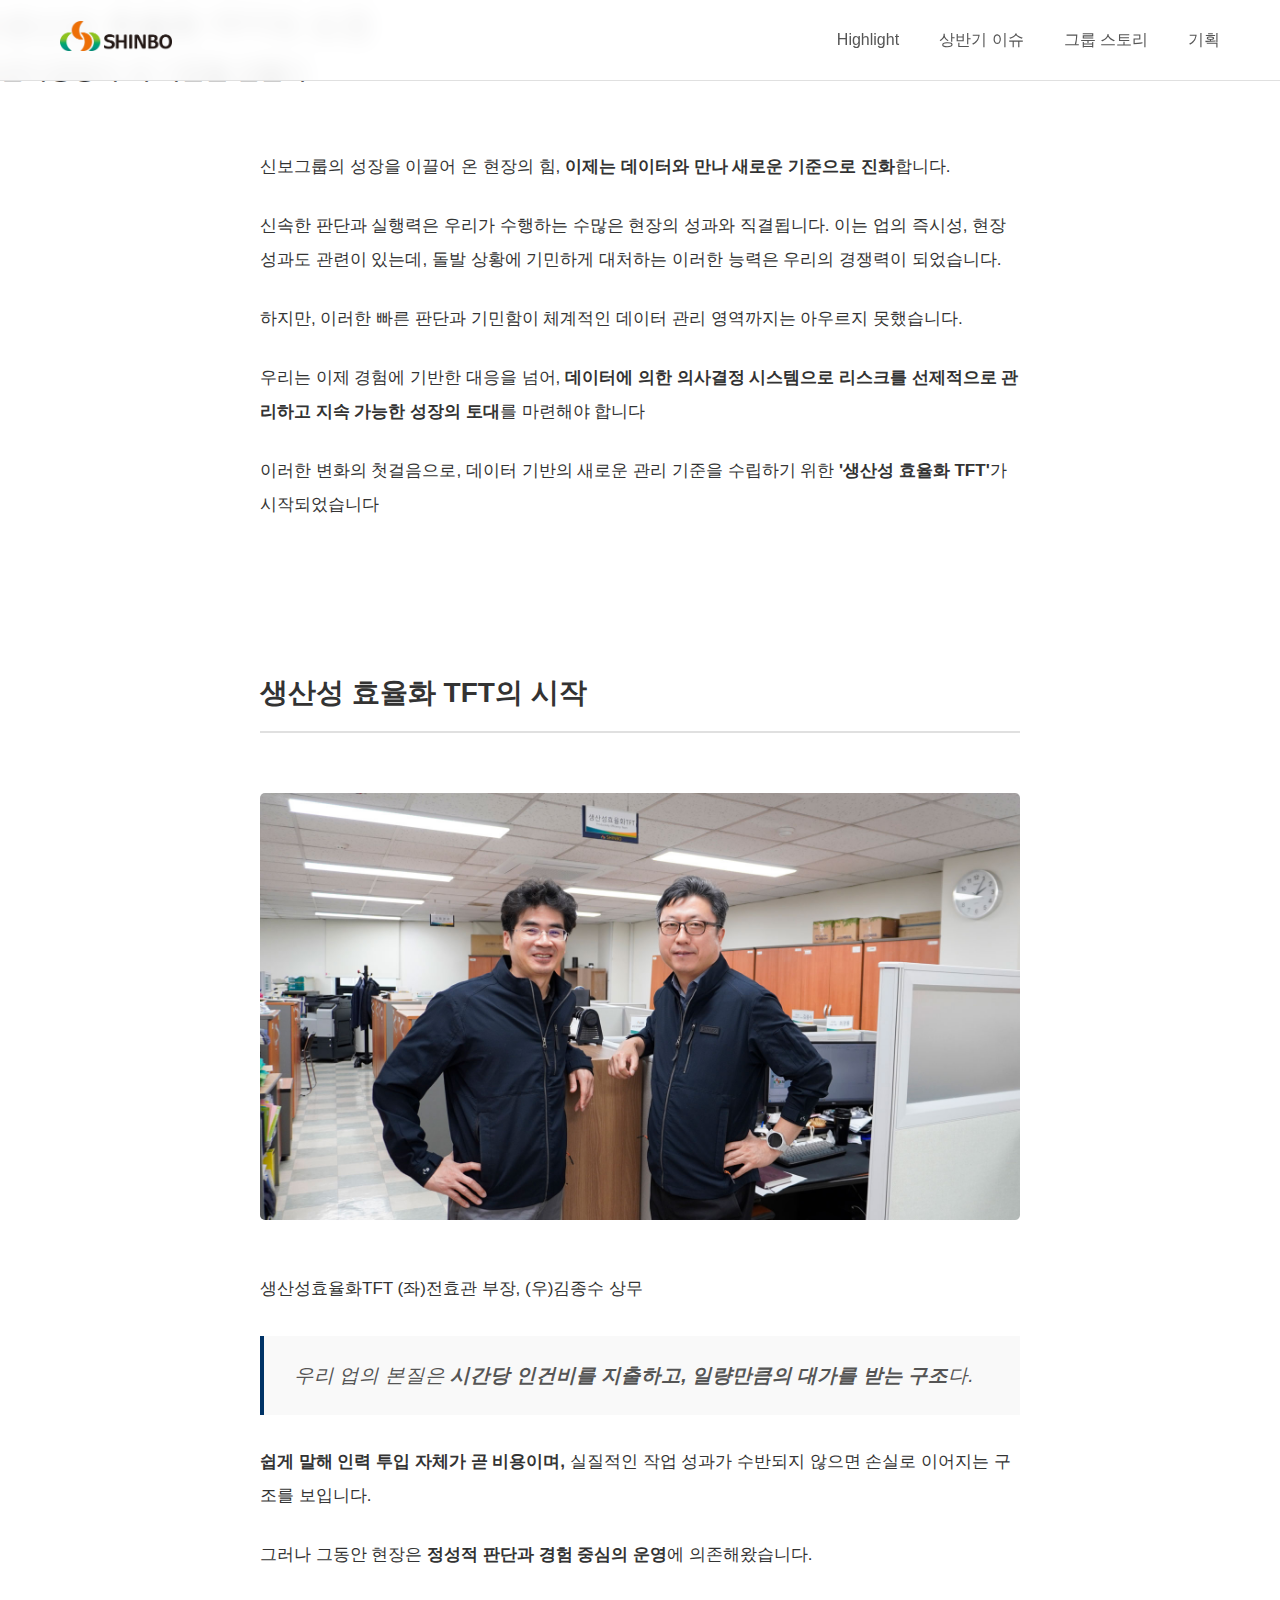
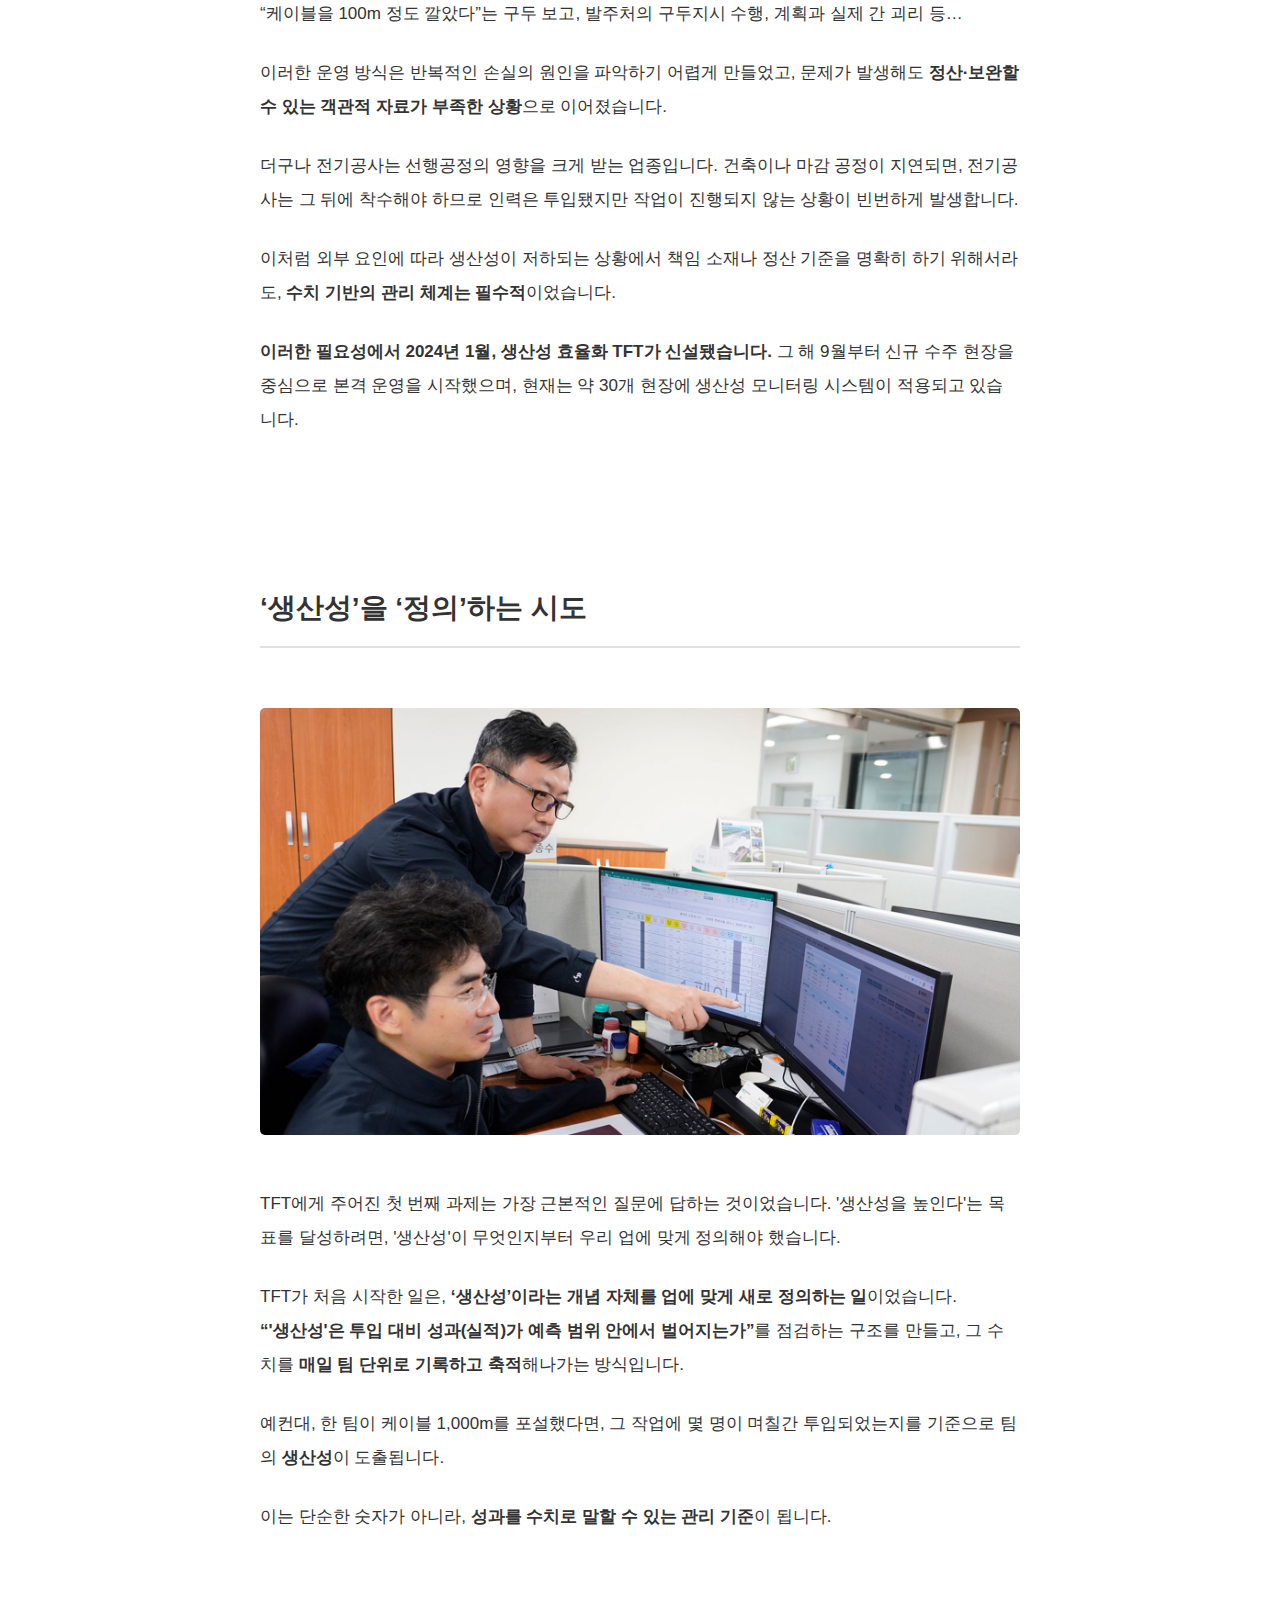
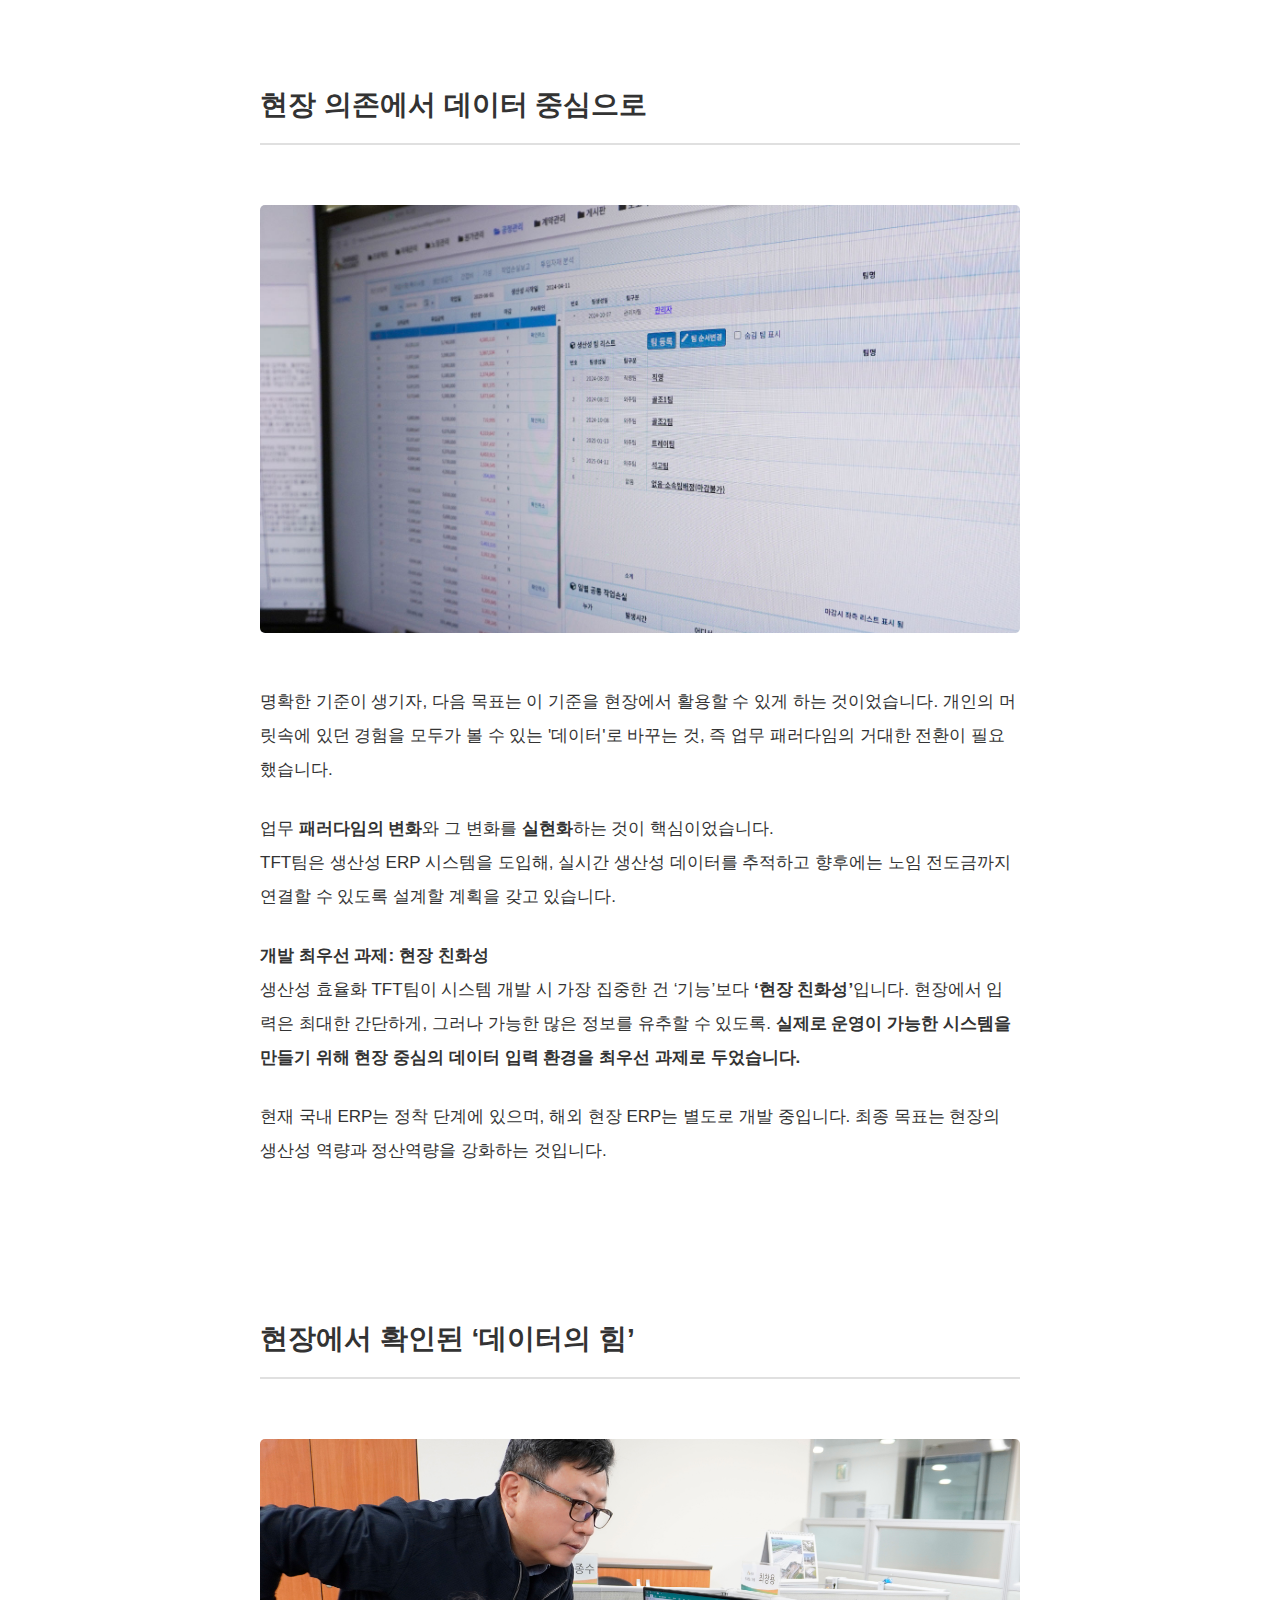
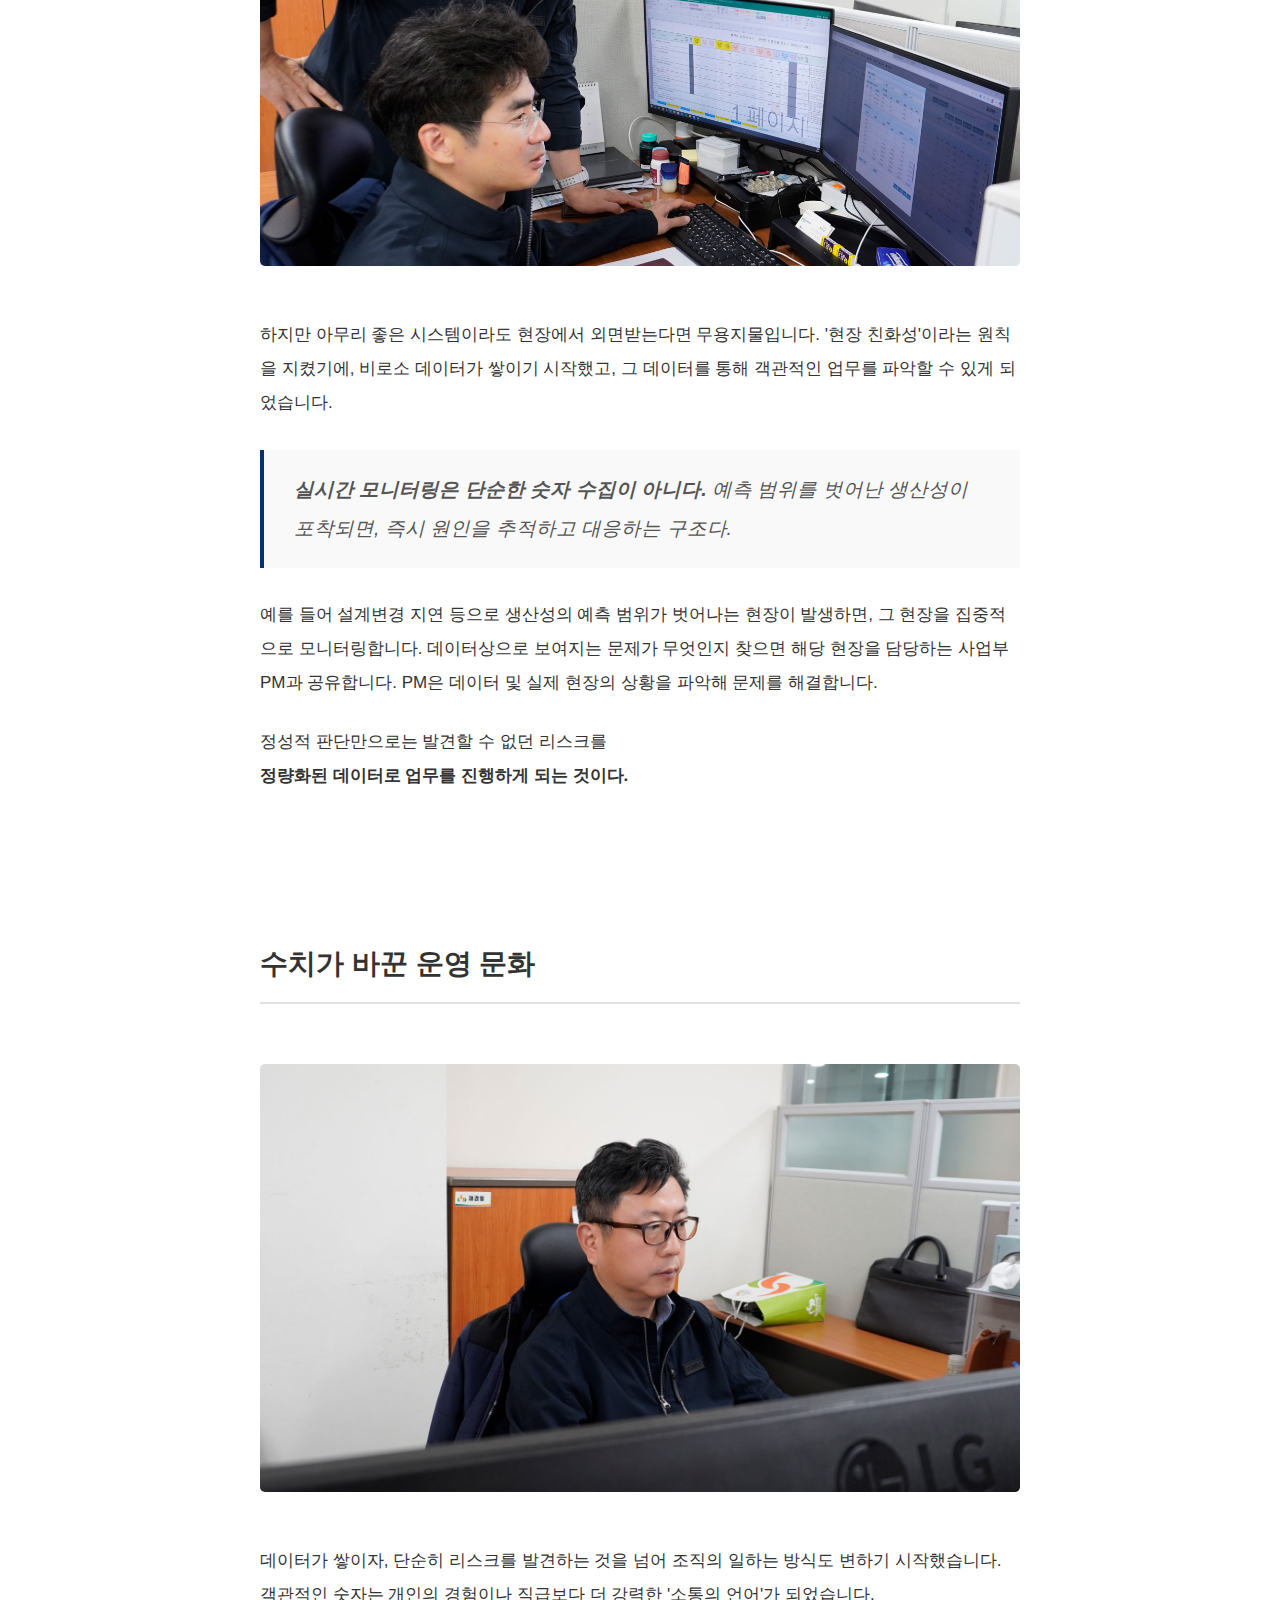
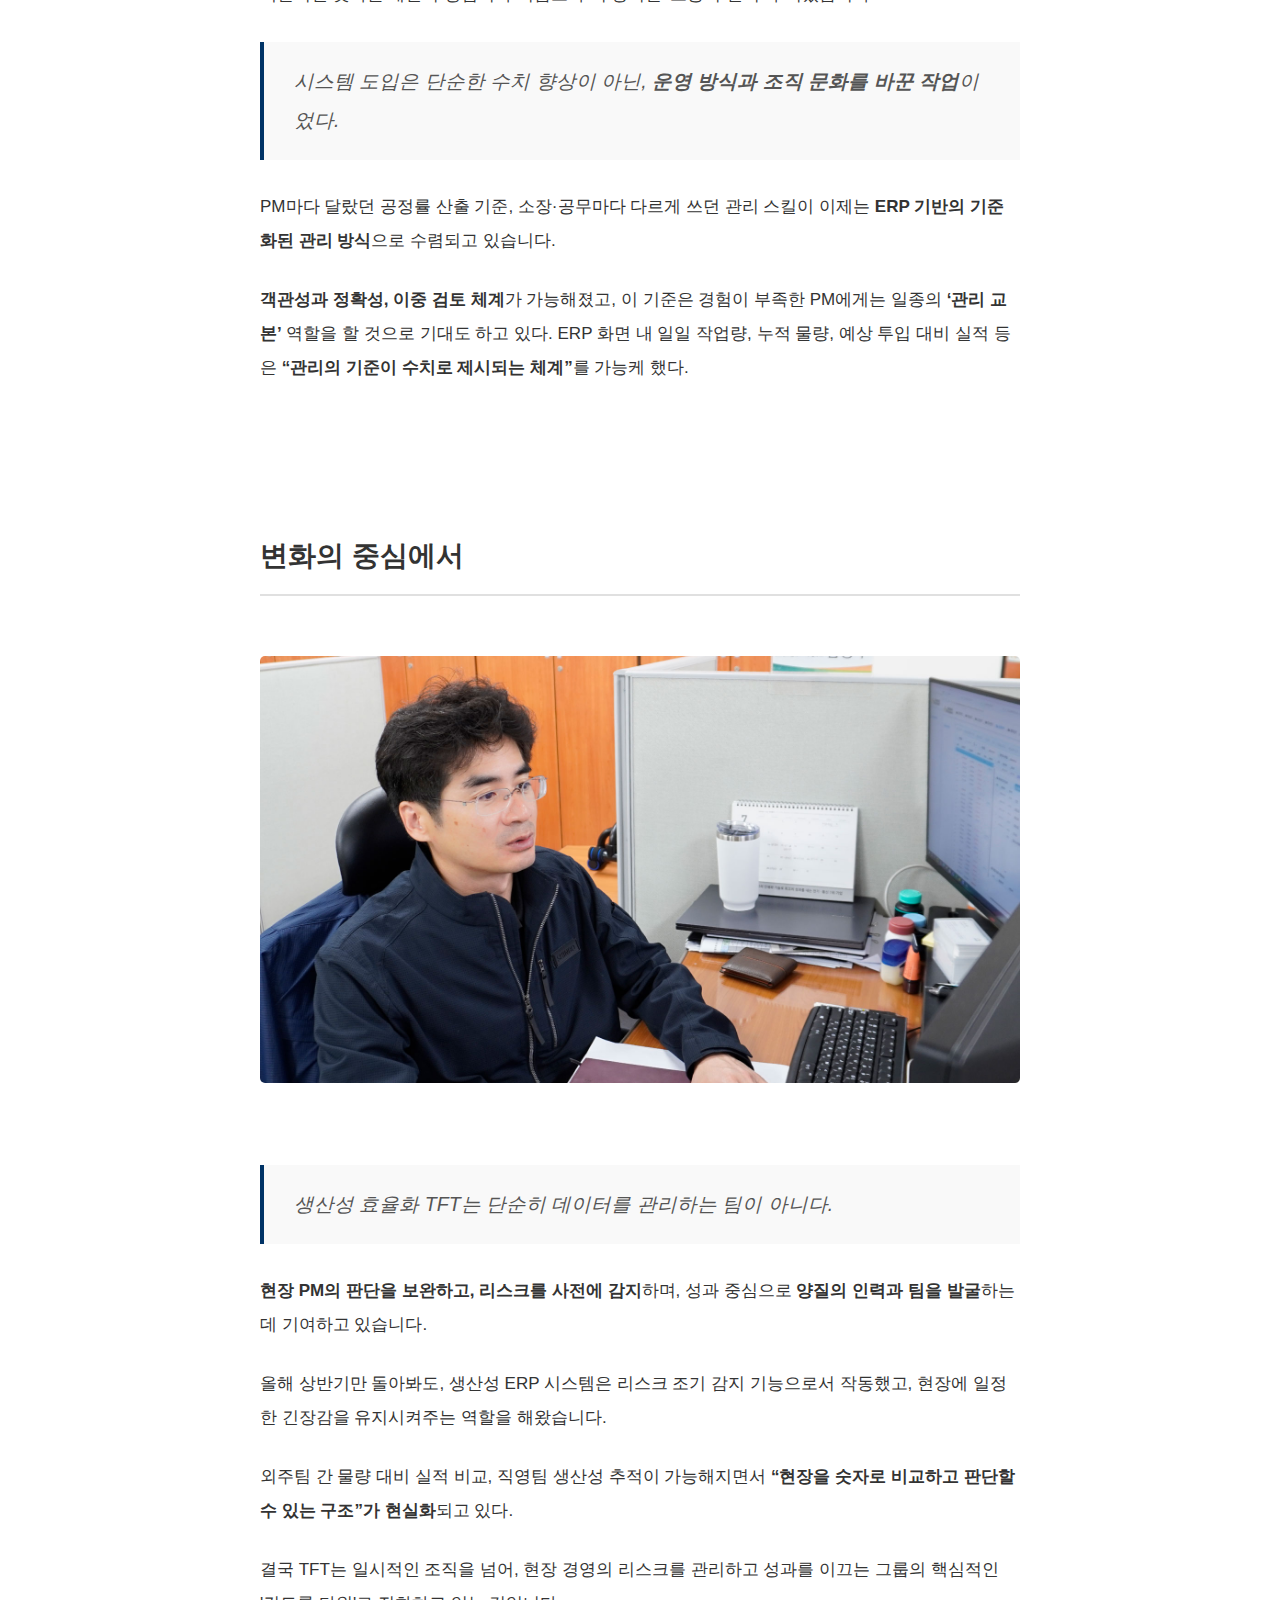
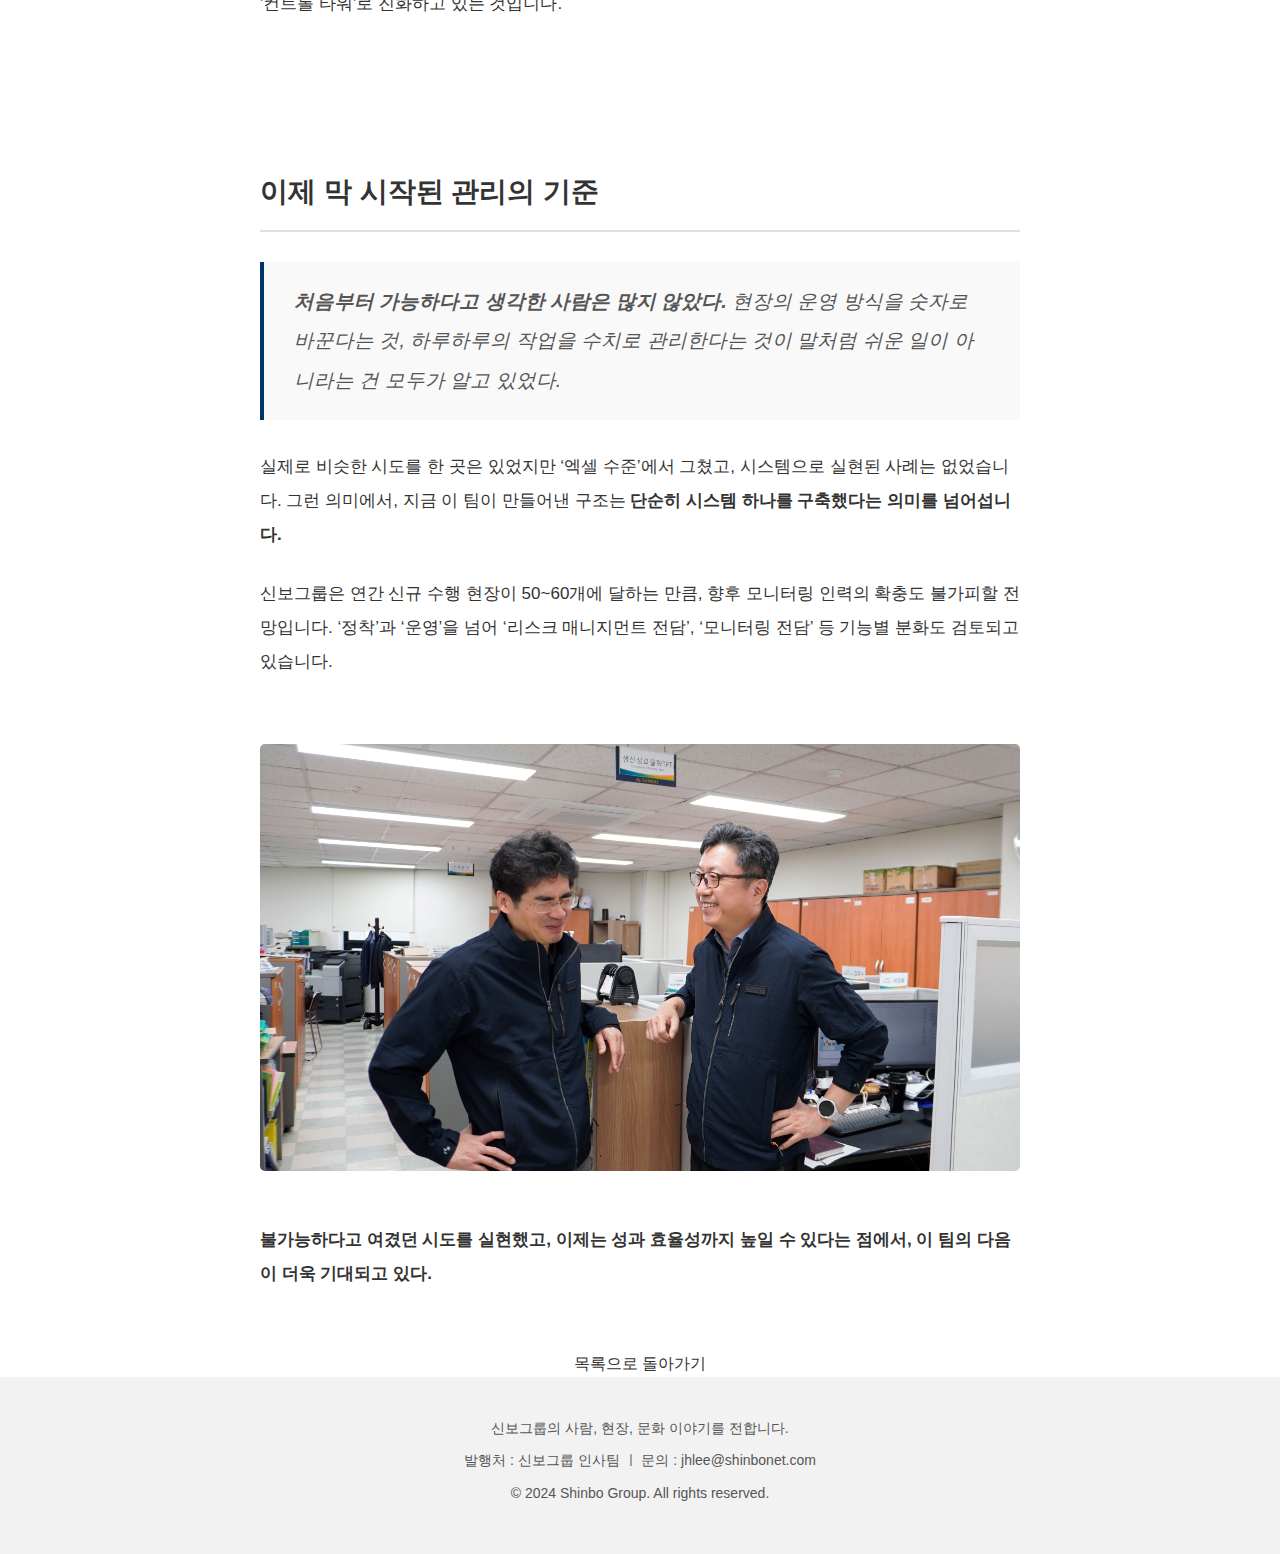
<file: article2.html>
<!DOCTYPE html>
<html lang="ko">
<head>
    <meta charset="UTF-8">
    <meta name="viewport" content="width=device-width, initial-scale=1.0">
    <title>기획: 생산성 효율화 TFT의 도전 - 신보그룹 웹진</title>
    <link rel="stylesheet" href="style.css?v=13">
    <style>
        /* 이 페이지에만 필요한 추가 스타일 (blockquote 등) */
        blockquote {
            border-left: 4px solid #F47A1F; /* 주황색 인용구 라인 */
            padding: 10px 20px;
            margin: 30px 0;
            font-style: italic;
            font-size: 1.15em;
            color: #555;
            background-color: #f8f9fa;
        }
        .image-placeholder {
            background-color: #f1f3f5;
            border: 2px dashed #dee2e6;
            padding: 40px 20px;
            text-align: center;
            color: #868e96;
            margin: 20px 0;
            border-radius: 5px;
        }
        /* 추가된 오프닝과 브릿지 텍스트를 위한 스타일 */
        .article-opening, .bridge-text {
            font-size: 1.1em;
            line-height: 1.8;
            margin-bottom: 40px;
            color: #333;
        }
    </style>
</head>
<body>

    <header>
        <div class="container">
            <div class="logo">
                <a href="index.html"><img src="logo.png" alt="신보그룹 로고"></a>
            </div>
            <button class="hamburger-menu" id="hamburger-button" aria-label="메뉴 열기">
                <span></span>
                <span></span>
                <span></span>
            </button>
            <nav id="main-nav">
                <ul>
                    <li><a href="index.html#highlight">Highlight</a></li>
                    <li><a href="index.html#issue">상반기 이슈</a></li>
                    <li><a href="index.html#group-story">그룹 스토리</a></li>
                    <li><a href="index.html#featured">기획</a></li>
                </ul>
            </nav>
        </div>
    </header>

    <main class="article-main">
        <div class="article-container">
            
            <div class="article-title-box">
                <h1>생산성 효율화 TFT의 도전</h1>
                <h2>관리경영의 새 기준을 만들다</h2>
            </div>
            <div class="article-content">
                
   <div class="intro-serif-font">
       <p>신보그룹의 성장을 이끌어 온 현장의 힘, <strong>이제는 데이터와 만나 새로운 기준으로 진화</strong>합니다.</p>
        <p style="margin-bottom: 25px;">신속한 판단과 실행력은 우리가 수행하는 수많은 현장의 성과와 직결됩니다. 이는 업의 즉시성, 현장성과도 관련이 있는데, 돌발 상황에 기민하게 대처하는 이러한 능력은 우리의 경쟁력이 되었습니다.</p>
 <p style="margin-bottom: 25px;">하지만, 이러한 빠른 판단과 기민함이 체계적인 데이터 관리 영역까지는 아우르지 못했습니다.</p>
       <P>우리는 이제 경험에 기반한 대응을 넘어,
           <strong>데이터에 의한 의사결정 시스템으로 리스크를 선제적으로 관리하고 지속 가능한 성장의 토대</strong>를 마련해야 합니다  </P>
 </div>               
                
                <div class="info-box">
                    <p>이러한 <span class="text-orange">변화의 첫걸음</span>으로, 데이터 기반의 새로운 관리 기준을 수립하기 위한 <strong>'생산성 효율화 TFT'</strong>가 시작되었습니다</p>
                </div>
                <br></br>
                <h2>생산성 효율화 <span class="text-orange">TFT의 시작</span></h2>
                   <figure>     
                <img src="17.jpg" alt="소통 기획 이미지" class="article-image">
      <figcaption>생산성효율화TFT (좌)전효관 부장, (우)김종수 상무</figcaption>
                </figure>
 
                
  <blockquote>우리 업의 본질은 <strong>시간당 인건비를 지출하고, 일량만큼의 대가를 받는 구조</strong>다.</blockquote>
                
                <p><strong>쉽게 말해 인력 투입 자체가 곧 비용이며,</strong> 실질적인 작업 성과가 수반되지 않으면 손실로 이어지는 구조를 보입니다.</p>
                <p>그러나 그동안 현장은 <span class="text-orange"><strong>정성적 판단과 경험 중심의 운영</strong></span>에 의존해왔습니다.</p>
                
                <div class="info-box">
                    <div class="intro-serif-font">
                    <p>“케이블을 100m 정도 깔았다”는 구두 보고, 발주처의 구두지시 수행, 계획과 실제 간 괴리 등… </p>
                    </p>이러한 운영 방식은 반복적인 손실의 원인을 파악하기 어렵게 만들었고, 문제가 발생해도 <strong>정산·보완할 수 있는 객관적 자료가 부족한 상황</strong>으로 이어졌습니다.</p>
                </div>
                </div>
                <p>더구나 전기공사는 선행공정의 영향을 크게 받는 업종입니다. 건축이나 마감 공정이 지연되면, 전기공사는 그 뒤에 착수해야 하므로 인력은 투입됐지만 작업이 진행되지 않는 상황이 빈번하게 발생합니다.</p>
                <p>이처럼 외부 요인에 따라 생산성이 저하되는 상황에서 책임 소재나 정산 기준을 명확히 하기 위해서라도, <span class="text-orange"><strong>수치 기반의 관리 체계는 필수적</strong></span>이었습니다.</p>
                
                <p><strong>이러한 필요성에서 2024년 1월,  <span class="text-orange">생산성 효율화 TFT</span>가 신설됐습니다.</strong> 그 해 9월부터 신규 수주 현장을 중심으로 본격 운영을 시작했으며, 현재는 약 30개 현장에 생산성 모니터링 시스템이 적용되고 있습니다.</p>
                <br></br>
                <h2>‘생산성’을 <span class="text-orange">‘정의’하는 시도</span></h2>
<img src="16.jpg" alt="소통 기획 이미지" class="article-image">
                <p>TFT에게 주어진 첫 번째 과제는 가장 근본적인 질문에 답하는 것이었습니다. '생산성을 높인다'는 목표를 달성하려면, <stong>'생산성'이 무엇</stong>인지부터 우리 업에 맞게 정의해야 했습니다.</p>
                
               <div class="highlight-box">TFT가 처음 시작한 일은, <strong>‘생산성’이라는 개념 자체를 업에 맞게 새로 정의하는 일</strong>이었습니다.</div>
                
                <div class="info-box">
                    <p><strong>“'생산성'은 투입 대비 성과(실적)가 예측 범위 안에서 벌어지는가”</strong>를 점검하는 구조를 만들고, 그 수치를 <strong>매일 팀 단위로 기록하고 축적</strong>해나가는 방식입니다.</p>
                </div>
                <p>예컨대, 한 팀이 케이블 1,000m를 포설했다면, 그 작업에 몇 명이 며칠간 투입되었는지를 기준으로 팀의 <strong>생산성</strong>이 도출됩니다.</p>
                <p>이는 단순한 숫자가 아니라, <strong>성과를 수치로 말할 수 있는 관리 기준</strong>이 됩니다.</p>
 <br></br>
                <h2>현장 의존에서 <span class="text-orange">데이터 중심</span>으로</h2>
<img src="18.jpg" alt="소통 기획 이미지" class="article-image">
                <p>명확한 기준이 생기자, 다음 목표는 이 기준을 현장에서 활용할 수 있게 하는 것이었습니다. 개인의 머릿속에 있던 경험을 모두가 볼 수 있는 '데이터'로 바꾸는 것, 즉 업무 패러다임의 거대한 전환이 필요했습니다.</p>

                <div class="highlight-box">업무 <strong>패러다임의 변화</strong>와 그 변화를 <strong>실현화</strong>하는 것이 핵심이었습니다.</div>

                <p>TFT팀은 생산성 ERP 시스템을 도입해, 실시간 생산성 데이터를 추적하고 향후에는 노임 전도금까지 연결할 수 있도록 설계할 계획을 갖고 있습니다.</p>

                <div class="guideline-box">
                    <h4>개발 최우선 과제: 현장 친화성</h4>
                    <p>생산성 효율화 TFT팀이 시스템 개발 시 가장 집중한 건 ‘기능’보다 <span class="text-orange"><strong>‘현장 친화성’</strong></span>입니다. 현장에서 입력은 최대한 간단하게, 그러나 가능한 많은 정보를 유추할 수 있도록. <strong>실제로 운영이 가능한 시스템을 만들기 위해 현장 중심의 데이터 입력 환경을 최우선 과제로 두었습니다.</strong></p>
                </div>
                  <div class="info-box">

                <p>현재 국내 ERP는 정착 단계에 있으며, 해외 현장 ERP는 별도로 개발 중입니다. 최종 목표는 현장의 생산성 역량과 정산역량을 강화하는 것입니다.</p></div>
 <br></br>
                <h2>현장에서 확인된 <span class="text-orange">‘데이터의 힘’</span></h2>
                             <img src="25.jpg" alt="소통 기획 이미지" class="article-image">

                <p>하지만 아무리 좋은 시스템이라도 현장에서 외면받는다면 무용지물입니다. '현장 친화성'이라는 원칙을 지켰기에, 비로소 데이터가 쌓이기 시작했고, 그 데이터를 통해 객관적인 업무를 파악할 수 있게 되었습니다.</p>

                <blockquote><strong>실시간 모니터링은 단순한 숫자 수집이 아니다.</strong> 예측 범위를 벗어난 생산성이 포착되면, 즉시 원인을 추적하고 대응하는 구조다.</blockquote>
                
                <p>예를 들어 설계변경 지연 등으로 생산성의 예측 범위가 벗어나는 현장이 발생하면, 그 현장을 집중적으로 모니터링합니다. 데이터상으로 보여지는 문제가 무엇인지 찾으면 해당 현장을 담당하는 사업부 PM과 공유합니다. PM은 데이터 및 실제 현장의 상황을 파악해 문제를 해결합니다.</p>
                
                <div class="highlight-box">
                    <p>정성적 판단만으로는 발견할 수 없던 리스크를<br><strong>정량화된 데이터로 업무를 진행하게 되는 것이다.</strong></p>
                </div>
 <br></br>
                <h2>수치가 바꾼 <span class="text-orange">운영 문화</span></h2>
<img src="20.jpg" alt="소통 기획 이미지" class="article-image">
                <p>데이터가 쌓이자, 단순히 리스크를 발견하는 것을 넘어 조직의 일하는 방식도 변하기 시작했습니다. 객관적인 숫자는 개인의 경험이나 직급보다 더 강력한 '소통의 언어'가 되었습니다.</p>
                
               <blockquote>시스템 도입은 단순한 수치 향상이 아닌, <strong>운영 방식과 조직 문화를 바꾼 작업</strong>이었다.</blockquote>
                
                <p>PM마다 달랐던 공정률 산출 기준, 소장·공무마다 다르게 쓰던 관리 스킬이 이제는 <span class="text-orange"><strong>ERP 기반의 기준화된 관리 방식</strong></span>으로 수렴되고 있습니다.</p>
                
                <div class="info-box">
                    <p><strong>객관성과 정확성, 이중 검토 체계</strong>가 가능해졌고, 이 기준은 경험이 부족한 PM에게는 일종의 <span class="text-orange"><strong>‘관리 교본’</strong></span> 역할을 할 것으로 기대도 하고 있다. ERP 화면 내 일일 작업량, 누적 물량, 예상 투입 대비 실적 등은 <strong>“관리의 기준이 수치로 제시되는 체계”</strong>를 가능케 했다.</p>
                </div>
 <br></br>
                <h2>변화의 <span class="text-orange">중심</span>에서</h2>
                <img src="19.jpg" alt="소통 기획 이미지" class="article-image">
               <blockquote>생산성 효율화 TFT는 단순히 데이터를 관리하는 팀이 아니다.</blockquote>
                
                <p><strong>현장 PM의 판단을 보완하고, 리스크를 사전에 감지</strong>하며, 성과 중심으로 <strong>양질의 인력과 팀을 발굴</strong>하는 데 기여하고 있습니다.</p>
                <p>올해 상반기만 돌아봐도, 생산성 ERP 시스템은 리스크 조기 감지 기능으로서 작동했고, 현장에 일정한 긴장감을 유지시켜주는 역할을 해왔습니다.</p>

                <div class="info-box">
                    <p>외주팀 간 물량 대비 실적 비교, 직영팀 생산성 추적이 가능해지면서 <strong>“현장을 숫자로 비교하고 판단할 수 있는 구조”가 현실화</strong>되고 있다.</p>
                </div>
                
                <p>결국 TFT는 일시적인 조직을 넘어, 현장 경영의 리스크를 관리하고 성과를 이끄는 그룹의 핵심적인 '컨트롤 타워'로 진화하고 있는 것입니다.</p>
 <br></br>
                <h2>이제 막 시작된 <span class="text-orange">관리의 기준</span></h2>
                
                <blockquote><strong>처음부터 가능하다고 생각한 사람은 많지 않았다.</strong> 현장의 운영 방식을 숫자로 바꾼다는 것, 하루하루의 작업을 수치로 관리한다는 것이 말처럼 쉬운 일이 아니라는 건 모두가 알고 있었다.</blockquote>
                
                <p>실제로 비슷한 시도를 한 곳은 있었지만 ‘엑셀 수준’에서 그쳤고, 시스템으로 실현된 사례는 없었습니다. 그런 의미에서, 지금 이 팀이 만들어낸 구조는 <span class="text-orange"><strong>단순히 시스템 하나를 구축했다는 의미를 넘어섭니다.</strong></span></p>

                <p>신보그룹은 연간 신규 수행 현장이 50~60개에 달하는 만큼, 향후 모니터링 인력의 확충도 불가피할 전망입니다. ‘정착’과 ‘운영’을 넘어 ‘리스크 매니지먼트 전담’, ‘모니터링 전담’ 등 기능별 분화도 검토되고 있습니다.</p>
                
                  <img src="26.jpg" alt="소통 기획 이미지" class="article-image">
                <p><strong>불가능하다고 여겼던 시도를 실현했고, 이제는 성과 효율성까지 높일 수 있다는 점에서, 이 팀의 다음이 더욱 기대되고 있다.</strong></p>

            </div>
                                       
            <div style="text-align: center; margin-top: 60px;">
                <a href="index.html" class="back-to-list-button">목록으로 돌아가기</a>
            </div>
        </div>
    </main>

    <footer>
        <div class="container">
            <p>신보그룹의 사람, 현장, 문화 이야기를 전합니다.</p>
            <p>발행처 : 신보그룹 인사팀 ㅣ 문의 : jhlee@shinbonet.com</p>
            <p>© 2024 Shinbo Group. All rights reserved.</p>
        </div>
    </footer>

    <script>
        document.addEventListener('DOMContentLoaded', function() {
            const hamburgerButton = document.getElementById('hamburger-button');
            const mainNav = document.getElementById('main-nav');

            if (hamburgerButton && mainNav) {
                hamburgerButton.addEventListener('click', function() {
                    mainNav.classList.toggle('is-active');
                });

                mainNav.querySelectorAll('a').forEach(link => {
                    link.addEventListener('click', () => {
                        mainNav.classList.remove('is-active');
                    });
                });
            }
        });
    </script>
</body>
</html>
</file>
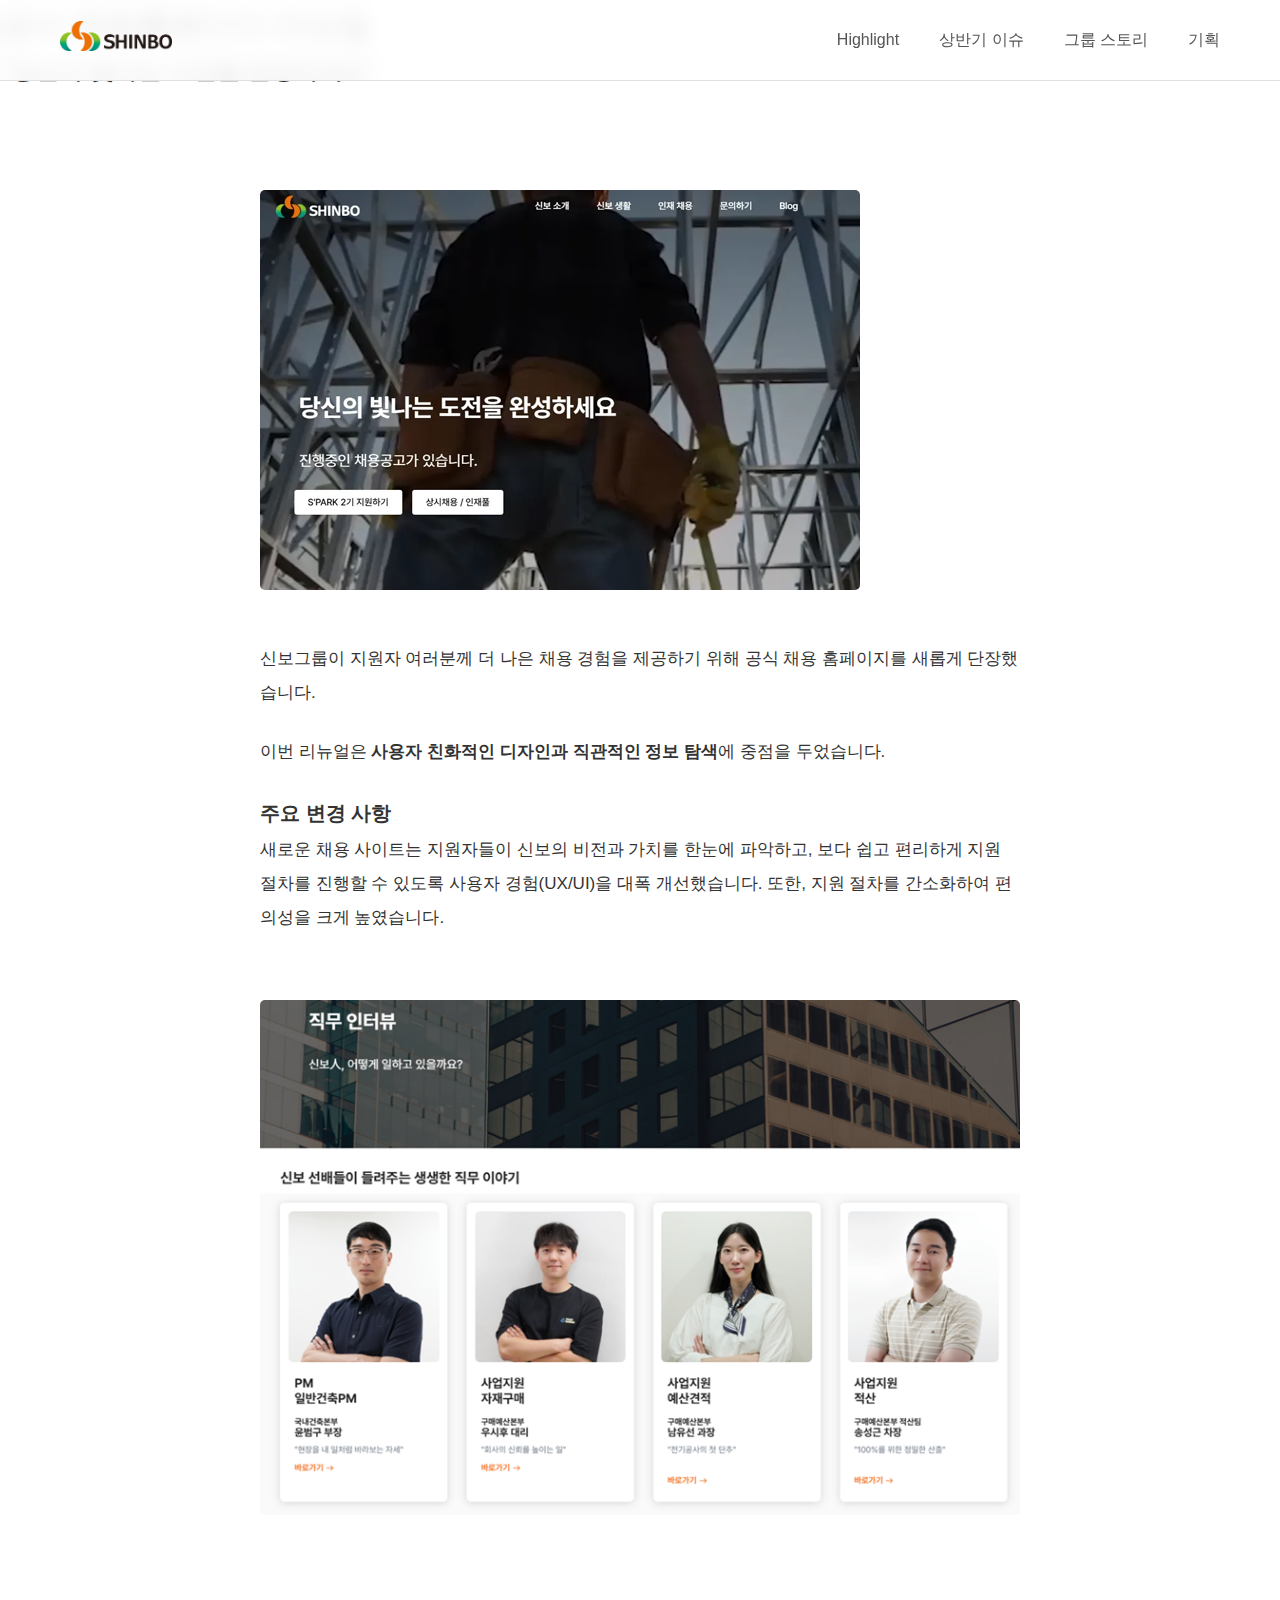
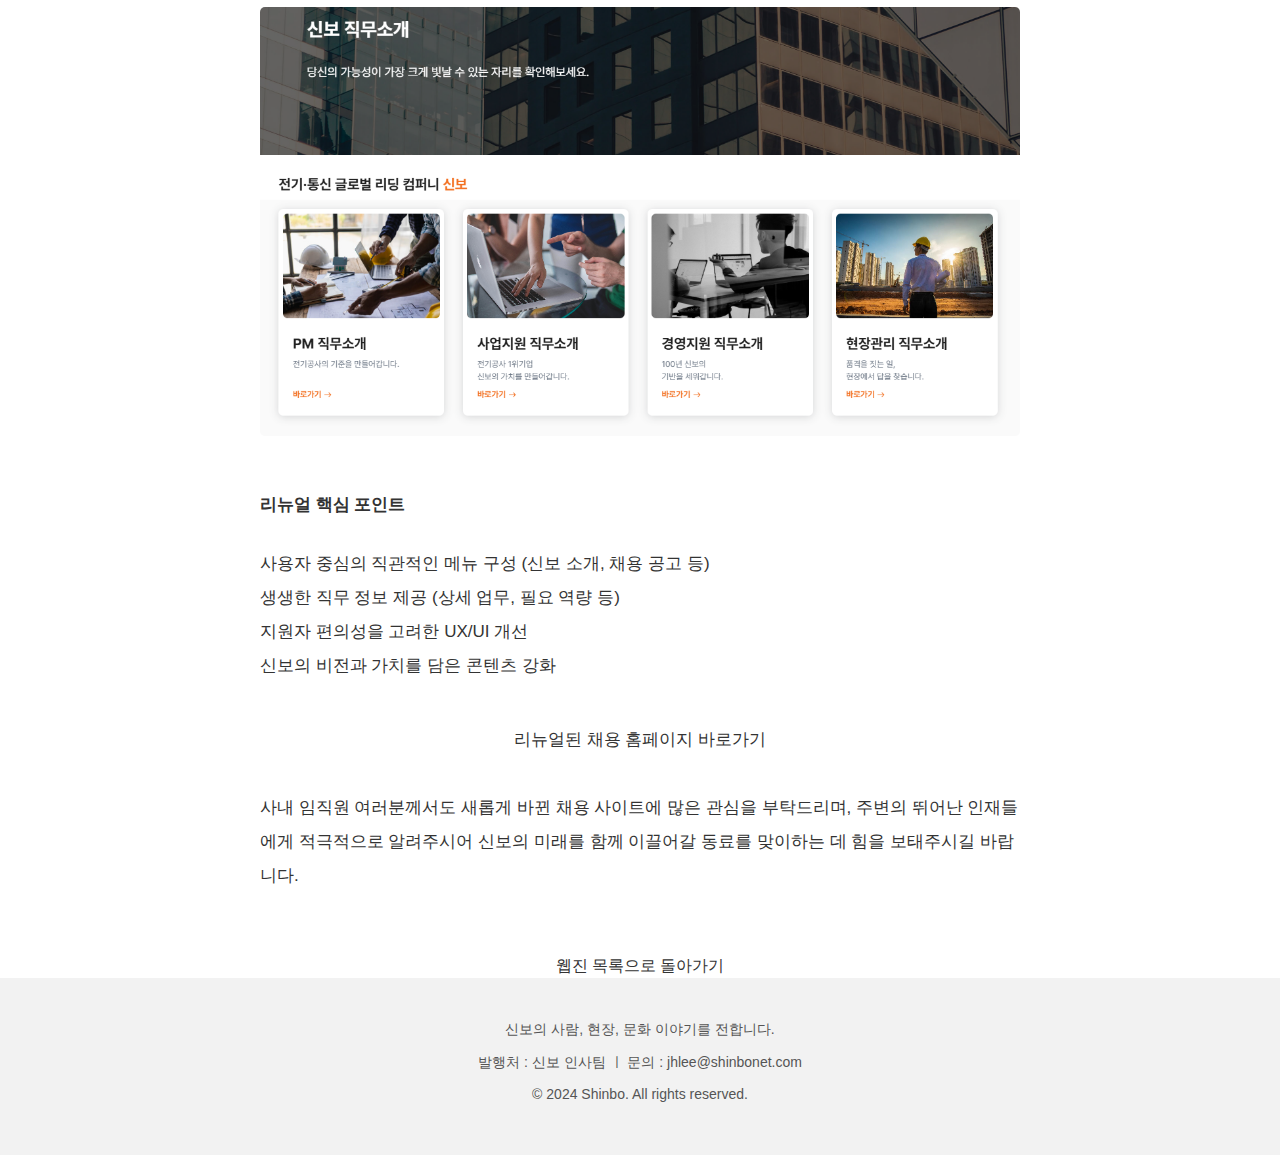
<file: article3.html>
<!DOCTYPE html>
<html lang="ko">
<head>
    <meta charset="UTF-8">
    <meta name="viewport" content="width=device-width, initial-scale=1.0">
    <title>공식 채용홈페이지 리뉴얼 - 신보그룹 웹진</title>
    <link rel="stylesheet" href="style.css?v=original">
</head>
<body>
    <header>
        <div class="container">
            <div class="logo">
                <a href="index.html"><img src="logo.png" alt="신보그룹 로고"></a>
            </div>
            
            <button class="hamburger-menu" id="hamburger-button" aria-label="메뉴 열기">
                <span></span>
                <span></span>
                <span></span>
            </button>
            
            <nav id="main-nav">
                <ul>
                    <li><a href="index.html#highlight">Highlight</a></li>
                    <li><a href="index.html#issue">상반기 이슈</a></li>
                    <li><a href="index.html#group-story">그룹 스토리</a></li>
                    <li><a href="index.html#featured">기획</a></li>
                </ul>
            </nav>
        </div>
    </header>

    <main class="article-main">
        <div class="article-container">
            <div class="article-title-box">
                <h1>공식 채용홈페이지 리뉴얼</h1>
                <h2>"당신의 빛나는 도전을 완성하세요"</h2>
            </div>
            <div class="article-content">
                <img src="hilight_card3.png" alt="채용홈페이지 리뉴얼 메인 이미지" class="article-image">
                <p>신보그룹이 지원자 여러분께 더 나은 채용 경험을 제공하기 위해 공식 채용 홈페이지를 새롭게 단장했습니다.</p>
                <p>이번 리뉴얼은 <strong>사용자 친화적인 디자인과 직관적인 정보 탐색</strong>에 중점을 두었습니다.</p>
                
                <h3>주요 변경 사항</h3>
                <p>새로운 채용 사이트는 지원자들이 신보의 비전과 가치를 한눈에 파악하고, 보다 쉽고 편리하게 지원 절차를 진행할 수 있도록 사용자 경험(UX/UI)을 대폭 개선했습니다. 또한, 지원 절차를 간소화하여 편의성을 크게 높였습니다.</p>
                <img src="채용1-1.png" alt="채용홈페이지 리뉴얼 메인 이미지" class="article-image">
                <br>
                <img src="채용2.png" alt="채용홈페이지 리뉴얼 메인 이미지" class="article-image">

                <div class="info-box">
                    <p><strong>리뉴얼 핵심 포인트</strong></p>
                    <ul>
                        <li>사용자 중심의 직관적인 메뉴 구성 (신보 소개, 채용 공고 등)</li>
                        <li>생생한 직무 정보 제공 (상세 업무, 필요 역량 등)</li>
                        <li>지원자 편의성을 고려한 UX/UI 개선</li>
                        <li>신보의 비전과 가치를 담은 콘텐츠 강화</li>
                    </ul>
                </div>

                <div style="text-align: center; margin-top: 40px;">
                    <a href="https://shinbonet.careerlink.kr/" target="_blank" class="back-to-list-button">리뉴얼된 채용 홈페이지 바로가기</a>
                </div>
                <br>
                <p>사내 임직원 여러분께서도 새롭게 바뀐 채용 사이트에 많은 관심을 부탁드리며, 주변의 뛰어난 인재들에게 적극적으로 알려주시어 신보의 미래를 함께 이끌어갈 동료를 맞이하는 데 힘을 보태주시길 바랍니다.</p>
            </div>
            <div style="text-align: center; margin-top: 60px;">
                <a href="index.html" class="back-to-list-button">웹진 목록으로 돌아가기</a>
            </div>
        </div>
    </main>

    <footer>
        <div class="container">
            <p>신보의 사람, 현장, 문화 이야기를 전합니다.</p>
            <p>발행처 : 신보 인사팀 ㅣ 문의 : jhlee@shinbonet.com</p>
            <p>© 2024 Shinbo. All rights reserved.</p>
        </div>
    </footer>
    
    <script>
        // 햄버거 메뉴 스크립트
        document.addEventListener('DOMContentLoaded', function() {
            const hamburgerButton = document.getElementById('hamburger-button');
            const mainNav = document.getElementById('main-nav');
            if (hamburgerButton && mainNav) {
                hamburgerButton.addEventListener('click', function() {
                    mainNav.classList.toggle('is-active');
                });
                mainNav.querySelectorAll('a').forEach(link => {
                    link.addEventListener('click', () => {
                        mainNav.classList.remove('is-active');
                    });
                });
            }
        });
    </script>
</body>
</html>
</file>
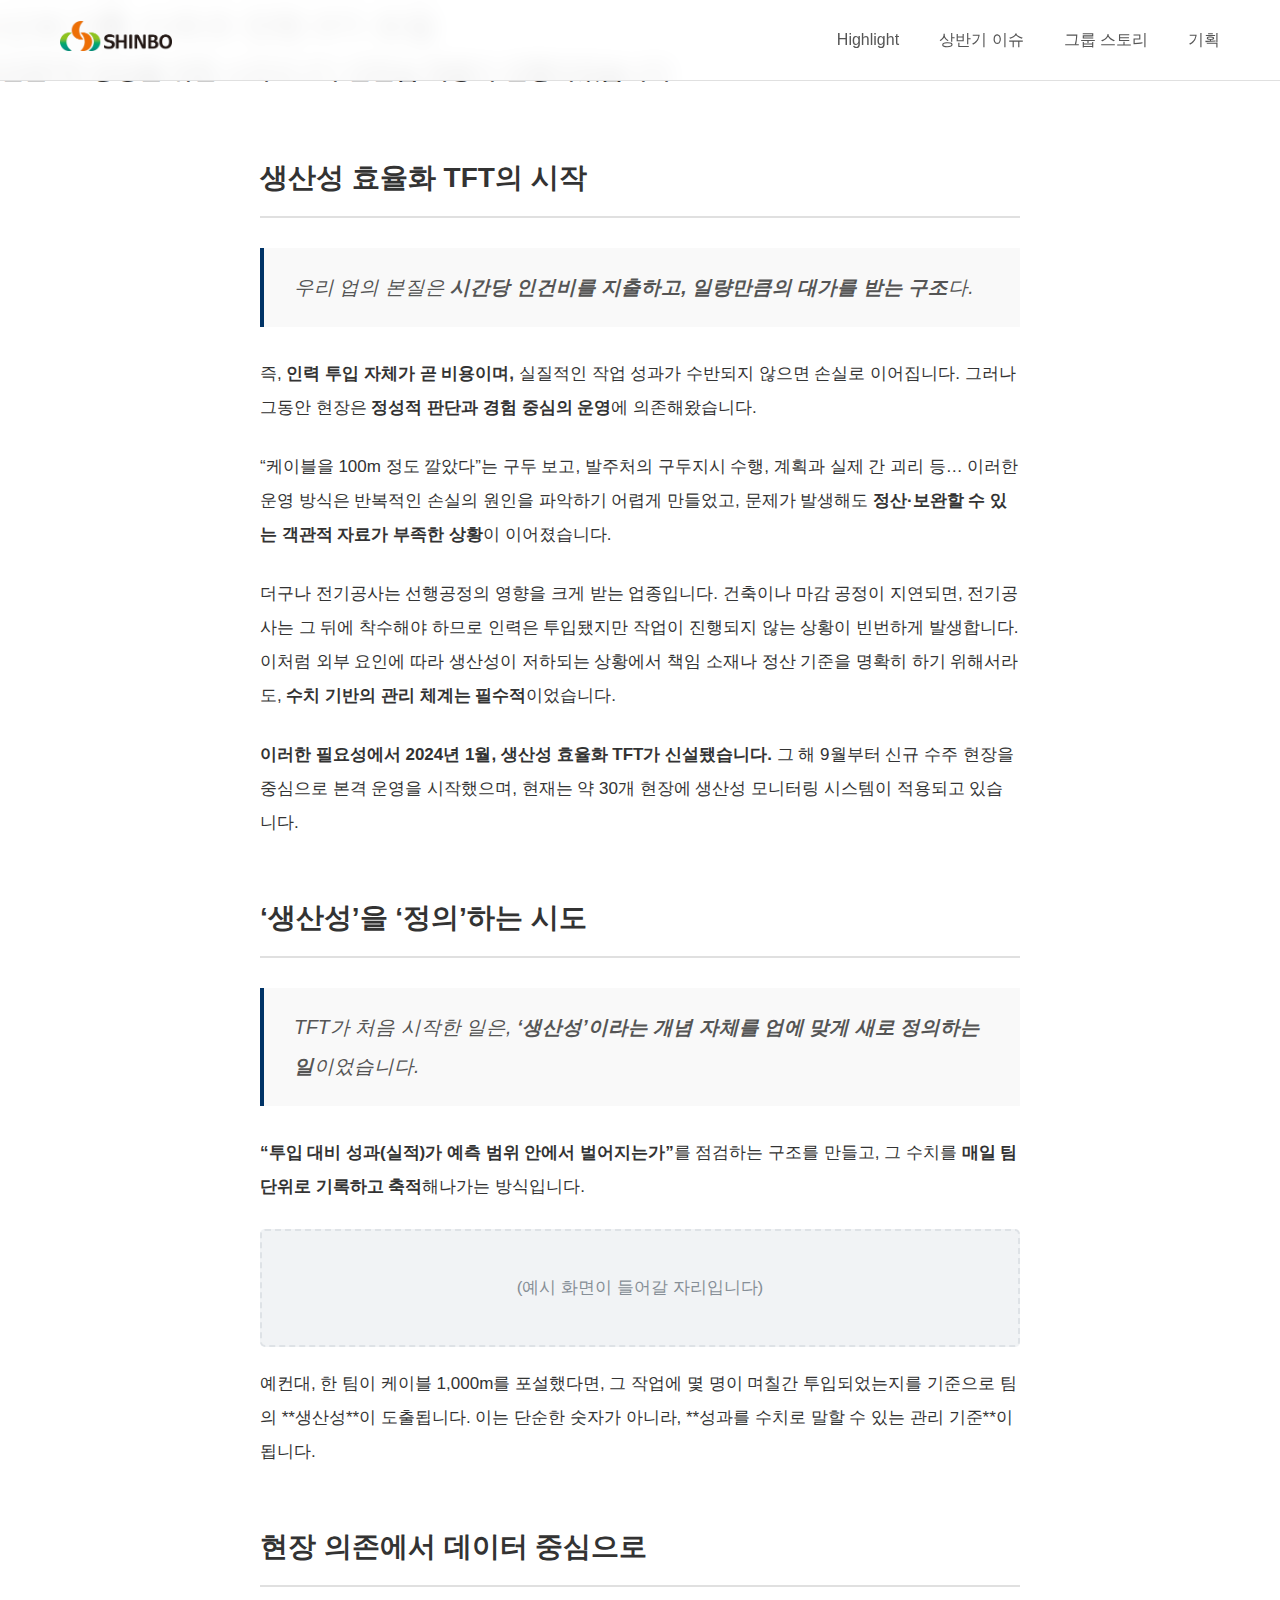
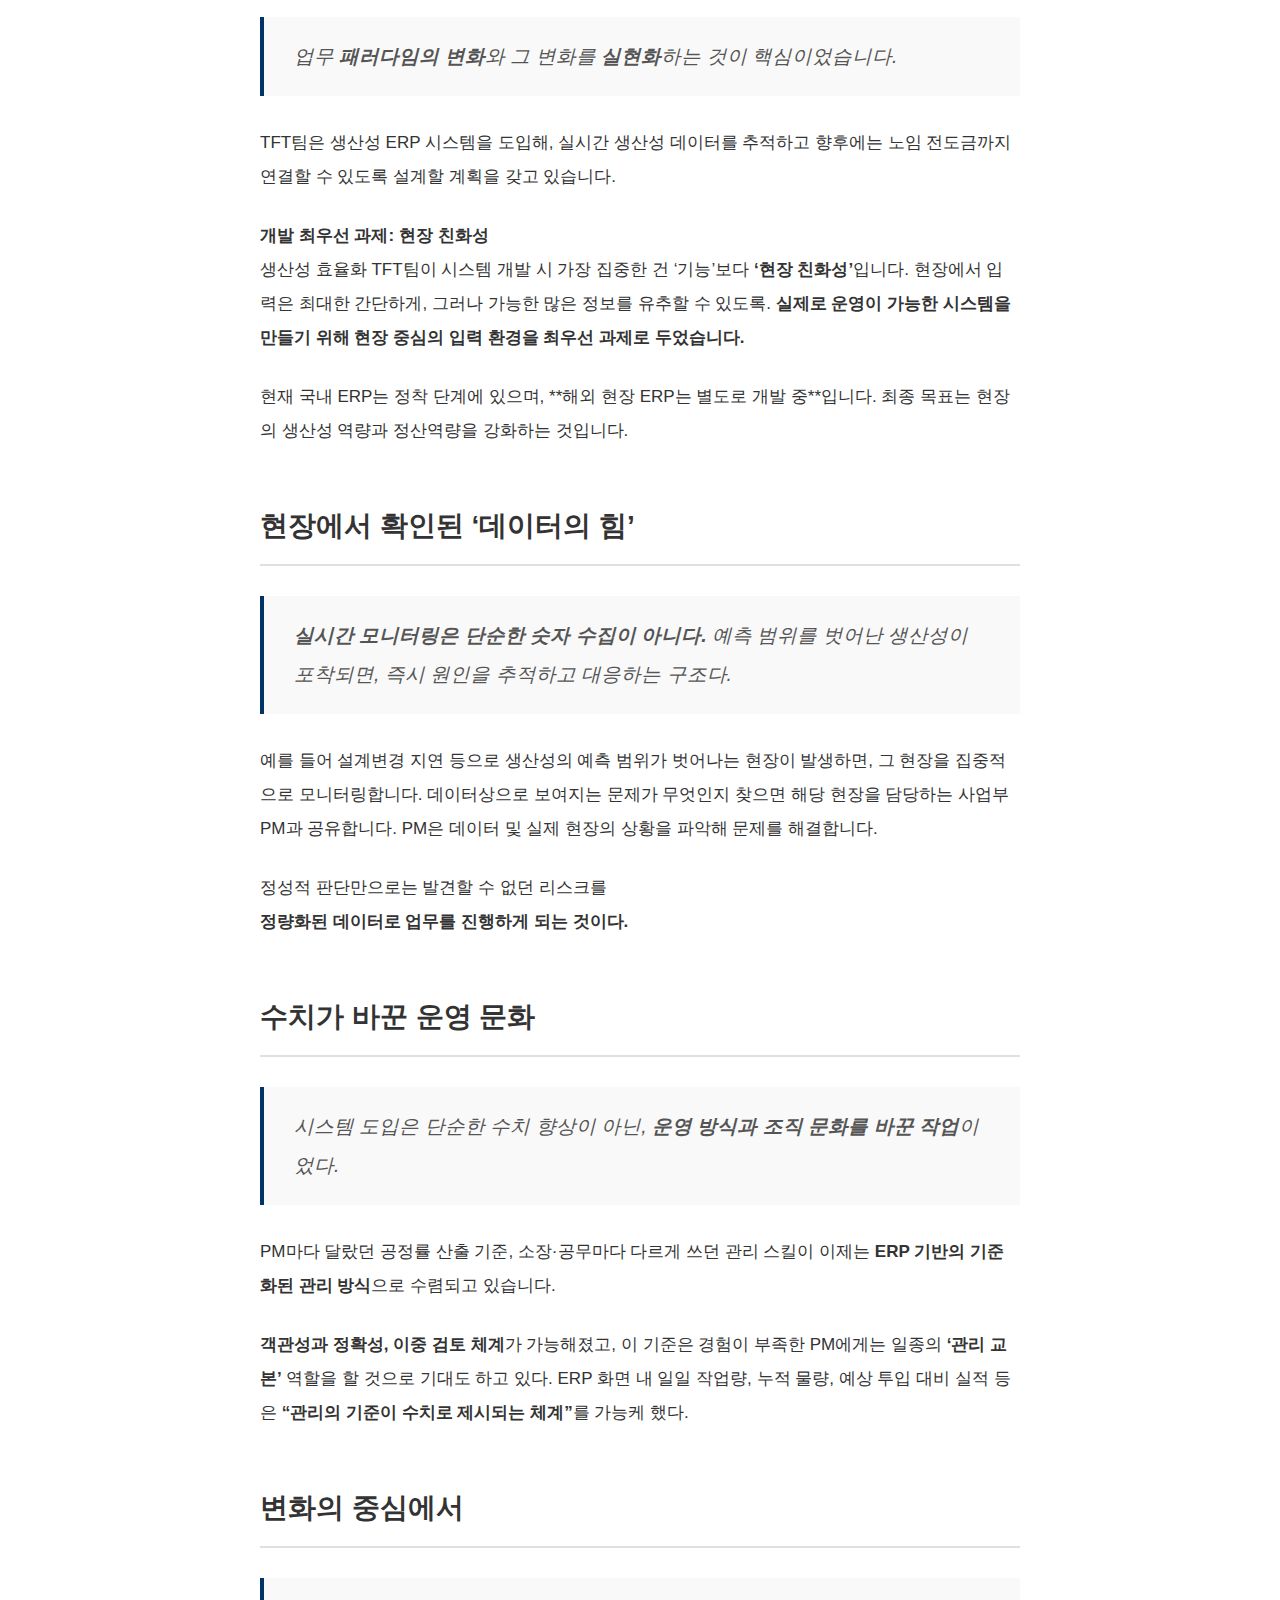
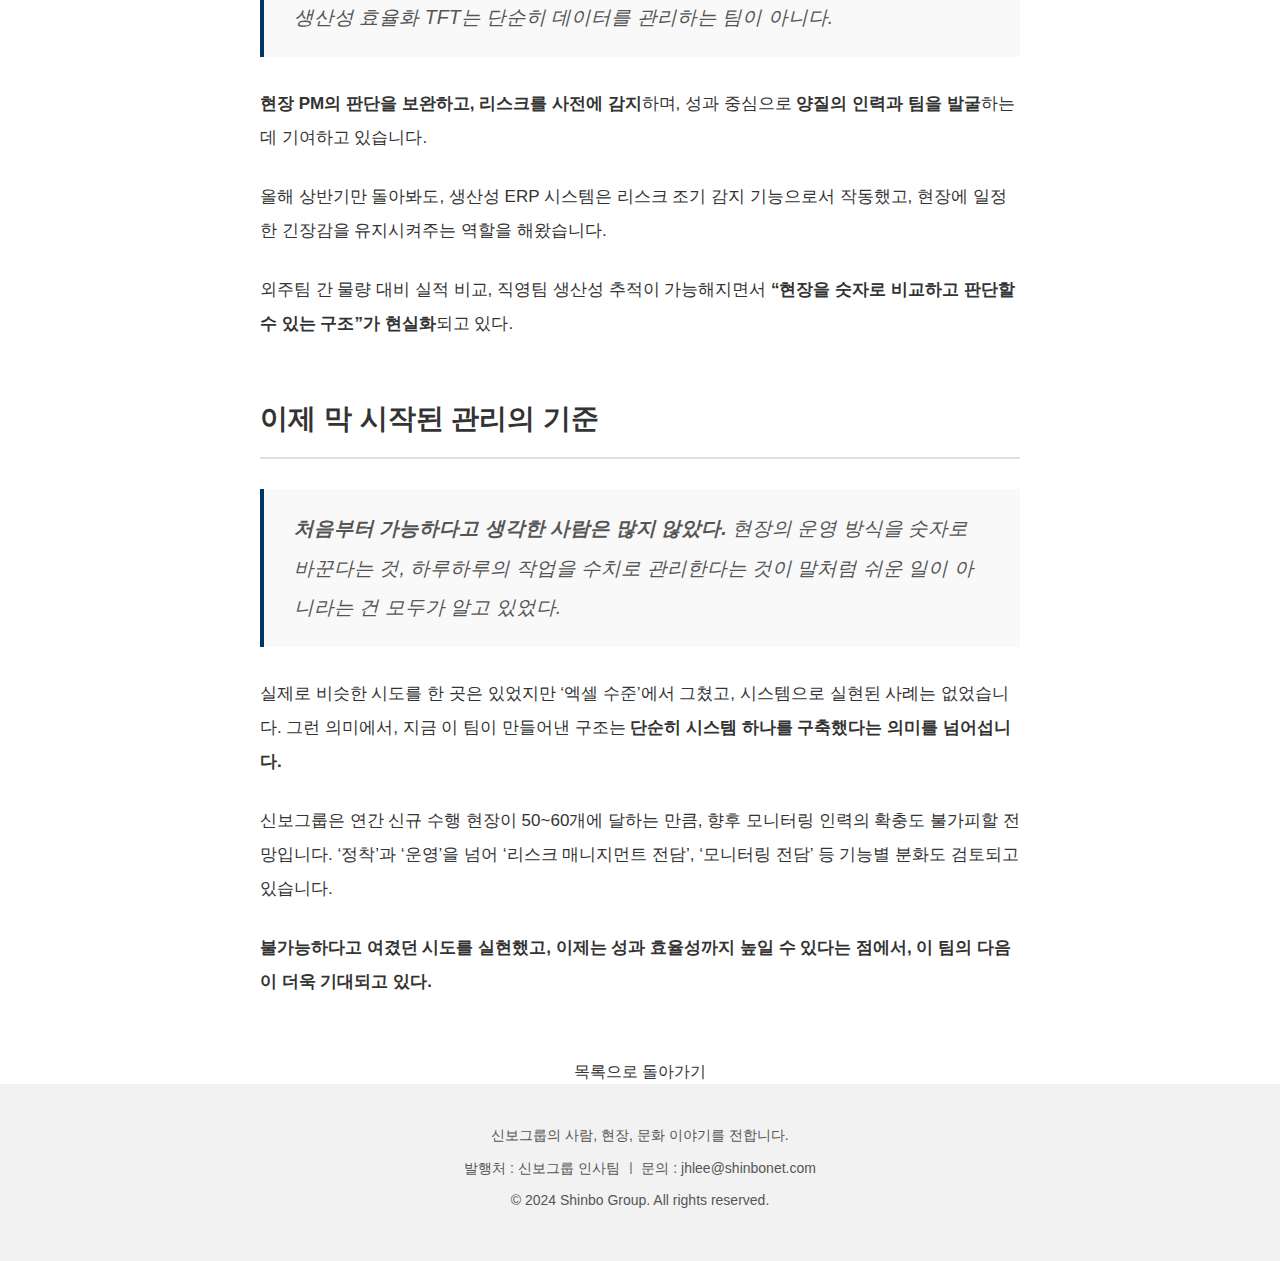
<file: article4.html>
<!DOCTYPE html>
<html lang="ko">
<head>
    <meta charset="UTF-8">
    <meta name="viewport" content="width=device-width, initial-scale=1.0">
    <title>기획: 생산성 효율화 TFT의 도전 - 신보그룹 웹진</title>
    <!-- 기존 CSS 파일을 그대로 사용합니다. -->
    <link rel="stylesheet" href="style.css?v=13">
    <style>
        /* 이 페이지에만 필요한 추가 스타일 (blockquote 등) */
        blockquote {
            border-left: 4px solid #F47A1F; /* 주황색 인용구 라인 */
            padding: 10px 20px;
            margin: 30px 0;
            font-style: italic;
            font-size: 1.15em;
            color: #555;
            background-color: #f8f9fa;
        }
        .image-placeholder {
            background-color: #f1f3f5;
            border: 2px dashed #dee2e6;
            padding: 40px 20px;
            text-align: center;
            color: #868e96;
            margin: 20px 0;
            border-radius: 5px;
        }
    </style>
</head>
<body>

    <header>
        <div class="container">
            <div class="logo">
                <a href="index.html"><img src="logo.png" alt="신보그룹 로고"></a>
            </div>
            <button class="hamburger-menu" id="hamburger-button" aria-label="메뉴 열기">
                <span></span>
                <span></span>
                <span></span>
            </button>
            <nav id="main-nav">
                <ul>
                    <li><a href="index.html#highlight">Highlight</a></li>
                    <li><a href="index.html#issue">상반기 이슈</a></li>
                    <li><a href="index.html#group-story">그룹 스토리</a></li>
                    <li><a href="index.html#featured">기획</a></li>
                </ul>
            </nav>
        </div>
    </header>

    <main class="article-main">
        <div class="article-container">
            
            <div class="article-title-box">
                <h1>신보그룹 스파크 인턴 2기 모집</h1>
                <h2>전문PM 양성을 위한 스파크 2기 인턴십 채용이 진행되었습니다</h2>
            </div>

            <div class="article-content">
                <h2>생산성 효율화 <span class="text-orange">TFT의 시작</span></h2>
                
                <blockquote>우리 업의 본질은 <strong>시간당 인건비를 지출하고, 일량만큼의 대가를 받는 구조</strong>다.</blockquote>
                
                <p>즉, <strong>인력 투입 자체가 곧 비용이며,</strong> 실질적인 작업 성과가 수반되지 않으면 손실로 이어집니다. 그러나 그동안 현장은 <span class="text-orange"><strong>정성적 판단과 경험 중심의 운영</strong></span>에 의존해왔습니다.</p>
                
                <div class="info-box">
                    <p>“케이블을 100m 정도 깔았다”는 구두 보고, 발주처의 구두지시 수행, 계획과 실제 간 괴리 등… 이러한 운영 방식은 반복적인 손실의 원인을 파악하기 어렵게 만들었고, 문제가 발생해도 <strong>정산·보완할 수 있는 객관적 자료가 부족한 상황</strong>이 이어졌습니다.</p>
                </div>

                <p>더구나 전기공사는 선행공정의 영향을 크게 받는 업종입니다. 건축이나 마감 공정이 지연되면, 전기공사는 그 뒤에 착수해야 하므로 인력은 투입됐지만 작업이 진행되지 않는 상황이 빈번하게 발생합니다. 이처럼 외부 요인에 따라 생산성이 저하되는 상황에서 책임 소재나 정산 기준을 명확히 하기 위해서라도, <span class="text-orange"><strong>수치 기반의 관리 체계는 필수적</strong></span>이었습니다.</p>
                
                <p><strong>이러한 필요성에서 2024년 1월, 생산성 효율화 TFT가 신설됐습니다.</strong> 그 해 9월부터 신규 수주 현장을 중심으로 본격 운영을 시작했으며, 현재는 약 30개 현장에 생산성 모니터링 시스템이 적용되고 있습니다.</p>

                <h2>‘생산성’을 <span class="text-orange">‘정의’하는 시도</span></h2>
                
                <blockquote>TFT가 처음 시작한 일은, <strong>‘생산성’이라는 개념 자체를 업에 맞게 새로 정의하는 일</strong>이었습니다.</blockquote>
                
                <div class="highlight-box">
                    <p><strong>“투입 대비 성과(실적)가 예측 범위 안에서 벌어지는가”</strong>를 점검하는 구조를 만들고, 그 수치를 <strong>매일 팀 단위로 기록하고 축적</strong>해나가는 방식입니다.</p>
                </div>
                
                <div class="image-placeholder">(예시 화면이 들어갈 자리입니다)</div>

                <p>예컨대, 한 팀이 케이블 1,000m를 포설했다면, 그 작업에 몇 명이 며칠간 투입되었는지를 기준으로 팀의 **생산성**이 도출됩니다. 이는 단순한 숫자가 아니라, **성과를 수치로 말할 수 있는 관리 기준**이 됩니다.</p>

                <h2>현장 의존에서 <span class="text-orange">데이터 중심</span>으로</h2>

                <blockquote>업무 <strong>패러다임의 변화</strong>와 그 변화를 <strong>실현화</strong>하는 것이 핵심이었습니다.</blockquote>

                <p>TFT팀은 생산성 ERP 시스템을 도입해, 실시간 생산성 데이터를 추적하고 향후에는 노임 전도금까지 연결할 수 있도록 설계할 계획을 갖고 있습니다.</p>

                <div class="guideline-box">
                    <h4>개발 최우선 과제: 현장 친화성</h4>
                    <p>생산성 효율화 TFT팀이 시스템 개발 시 가장 집중한 건 ‘기능’보다 <span class="text-orange"><strong>‘현장 친화성’</strong></span>입니다. 현장에서 입력은 최대한 간단하게, 그러나 가능한 많은 정보를 유추할 수 있도록. <strong>실제로 운영이 가능한 시스템을 만들기 위해 현장 중심의 입력 환경을 최우선 과제로 두었습니다.</strong></p>
                </div>
                <p>현재 국내 ERP는 정착 단계에 있으며, **해외 현장 ERP는 별도로 개발 중**입니다. 최종 목표는 현장의 생산성 역량과 정산역량을 강화하는 것입니다.</p>

                <h2>현장에서 확인된 <span class="text-orange">‘데이터의 힘’</span></h2>
                
                <blockquote><strong>실시간 모니터링은 단순한 숫자 수집이 아니다.</strong> 예측 범위를 벗어난 생산성이 포착되면, 즉시 원인을 추적하고 대응하는 구조다.</blockquote>
                
                <p>예를 들어 설계변경 지연 등으로 생산성의 예측 범위가 벗어나는 현장이 발생하면, 그 현장을 집중적으로 모니터링합니다. 데이터상으로 보여지는 문제가 무엇인지 찾으면 해당 현장을 담당하는 사업부 PM과 공유합니다. PM은 데이터 및 실제 현장의 상황을 파악해 문제를 해결합니다.</p>
                
                <div class="highlight-box">
                    <p>정성적 판단만으로는 발견할 수 없던 리스크를<br><strong>정량화된 데이터로 업무를 진행하게 되는 것이다.</strong></p>
                </div>

                <h2>수치가 바꾼 <span class="text-orange">운영 문화</span></h2>
                
                <blockquote>시스템 도입은 단순한 수치 향상이 아닌, <strong>운영 방식과 조직 문화를 바꾼 작업</strong>이었다.</blockquote>
                
                <p>PM마다 달랐던 공정률 산출 기준, 소장·공무마다 다르게 쓰던 관리 스킬이 이제는 <span class="text-orange"><strong>ERP 기반의 기준화된 관리 방식</strong></span>으로 수렴되고 있습니다.</p>
                
                <div class="info-box">
                    <p><strong>객관성과 정확성, 이중 검토 체계</strong>가 가능해졌고, 이 기준은 경험이 부족한 PM에게는 일종의 <span class="text-orange"><strong>‘관리 교본’</strong></span> 역할을 할 것으로 기대도 하고 있다. ERP 화면 내 일일 작업량, 누적 물량, 예상 투입 대비 실적 등은 <strong>“관리의 기준이 수치로 제시되는 체계”</strong>를 가능케 했다.</p>
                </div>

                <h2>변화의 <span class="text-orange">중심</span>에서</h2>
                
                <blockquote>생산성 효율화 TFT는 단순히 데이터를 관리하는 팀이 아니다.</blockquote>
                
                <p><strong>현장 PM의 판단을 보완하고, 리스크를 사전에 감지</strong>하며, 성과 중심으로 <strong>양질의 인력과 팀을 발굴</strong>하는 데 기여하고 있습니다.</p>
                <p>올해 상반기만 돌아봐도, 생산성 ERP 시스템은 리스크 조기 감지 기능으로서 작동했고, 현장에 일정한 긴장감을 유지시켜주는 역할을 해왔습니다.</p>

                <div class="highlight-box">
                    <p>외주팀 간 물량 대비 실적 비교, 직영팀 생산성 추적이 가능해지면서 <strong>“현장을 숫자로 비교하고 판단할 수 있는 구조”가 현실화</strong>되고 있다.</p>
                </div>

                <h2>이제 막 시작된 <span class="text-orange">관리의 기준</span></h2>
                
                <blockquote><strong>처음부터 가능하다고 생각한 사람은 많지 않았다.</strong> 현장의 운영 방식을 숫자로 바꾼다는 것, 하루하루의 작업을 수치로 관리한다는 것이 말처럼 쉬운 일이 아니라는 건 모두가 알고 있었다.</blockquote>
                
                <p>실제로 비슷한 시도를 한 곳은 있었지만 ‘엑셀 수준’에서 그쳤고, 시스템으로 실현된 사례는 없었습니다. 그런 의미에서, 지금 이 팀이 만들어낸 구조는 <span class="text-orange"><strong>단순히 시스템 하나를 구축했다는 의미를 넘어섭니다.</strong></span></p>

                <p>신보그룹은 연간 신규 수행 현장이 50~60개에 달하는 만큼, 향후 모니터링 인력의 확충도 불가피할 전망입니다. ‘정착’과 ‘운영’을 넘어 ‘리스크 매니지먼트 전담’, ‘모니터링 전담’ 등 기능별 분화도 검토되고 있습니다.</p>
                
                <p><strong>불가능하다고 여겼던 시도를 실현했고, 이제는 성과 효율성까지 높일 수 있다는 점에서, 이 팀의 다음이 더욱 기대되고 있다.</strong></p>
            </div>
            
            <div style="text-align: center; margin-top: 60px;">
                <a href="index.html" class="back-to-list-button">목록으로 돌아가기</a>
            </div>
        </div>
    </main>

    <footer>
        <div class="container">
            <p>신보그룹의 사람, 현장, 문화 이야기를 전합니다.</p>
            <p>발행처 : 신보그룹 인사팀 ㅣ 문의 : jhlee@shinbonet.com</p>
            <p>© 2024 Shinbo Group. All rights reserved.</p>
        </div>
    </footer>

    <script>
        document.addEventListener('DOMContentLoaded', function() {
            const hamburgerButton = document.getElementById('hamburger-button');
            const mainNav = document.getElementById('main-nav');

            if (hamburgerButton && mainNav) {
                hamburgerButton.addEventListener('click', function() {
                    mainNav.classList.toggle('is-active');
                });

                mainNav.querySelectorAll('a').forEach(link => {
                    link.addEventListener('click', () => {
                        mainNav.classList.remove('is-active');
                    });
                });
            }
        });
    </script>
</body>
</html>
</file>
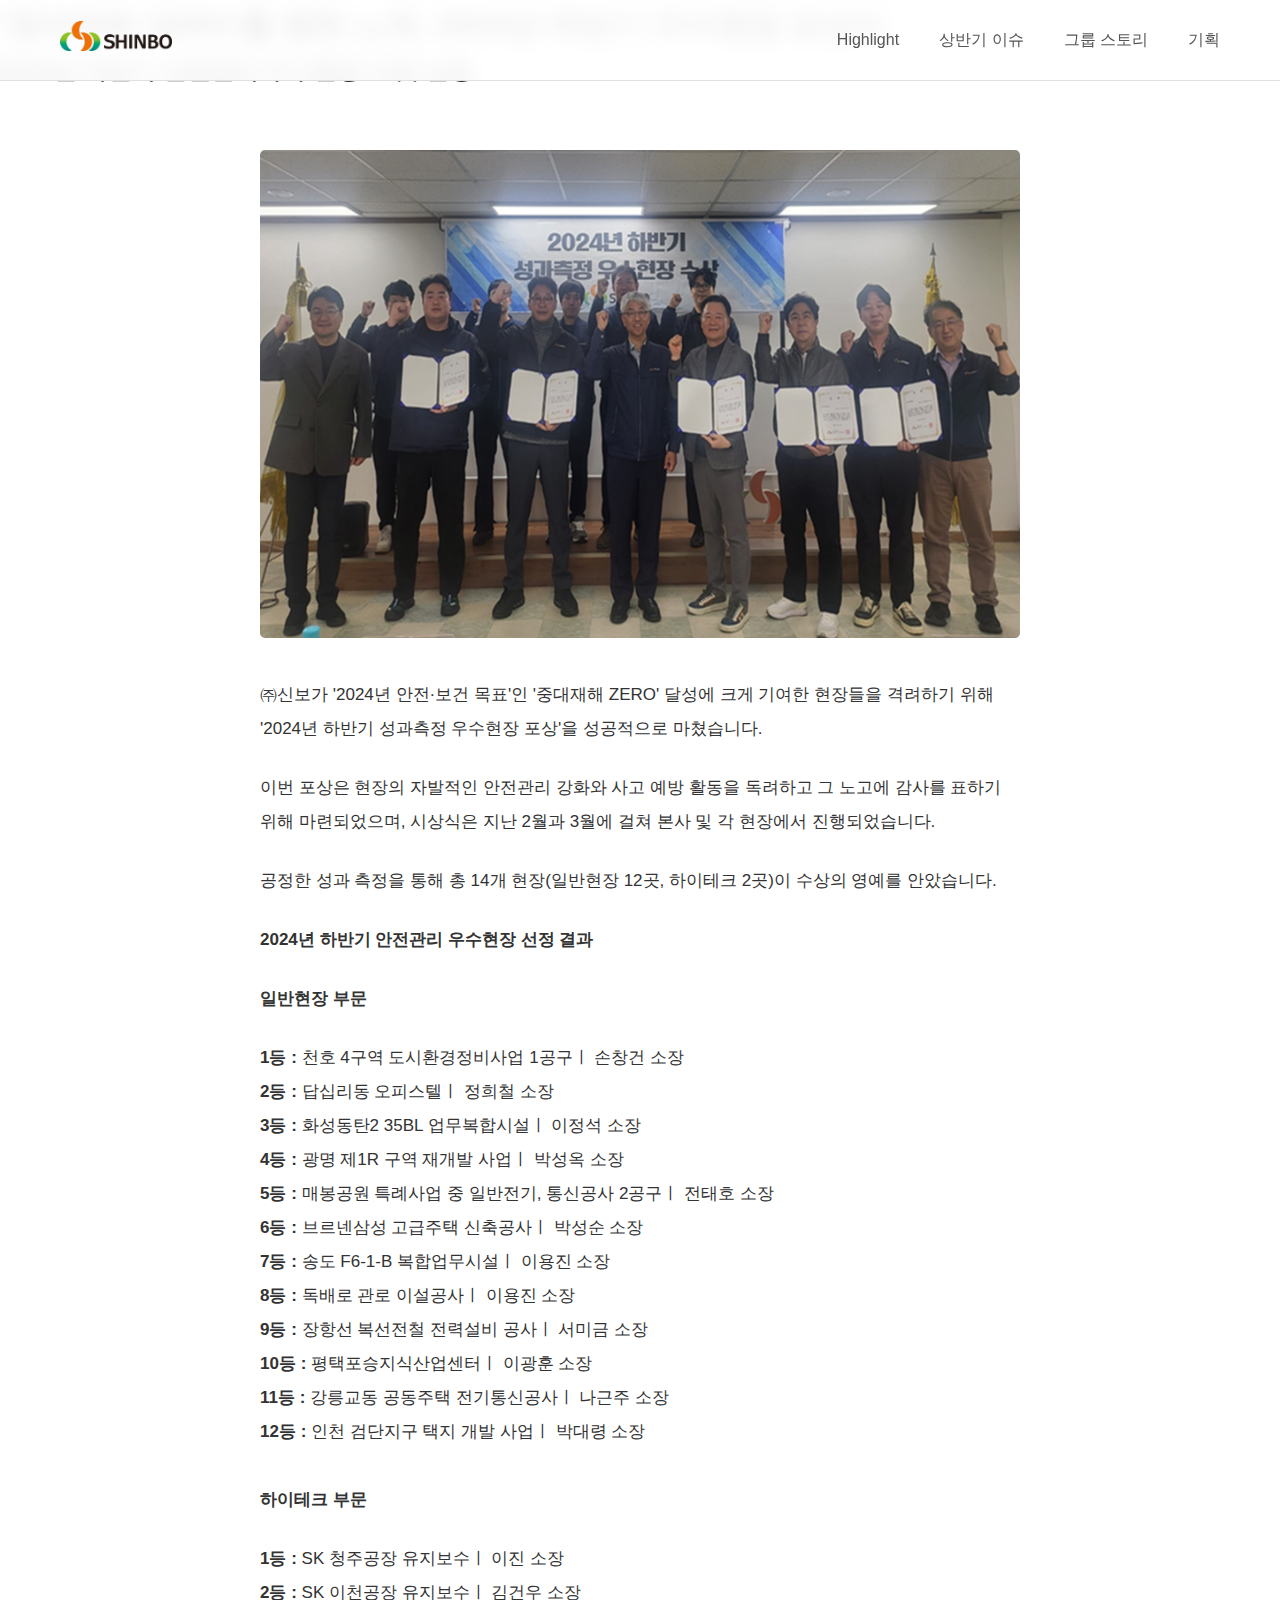
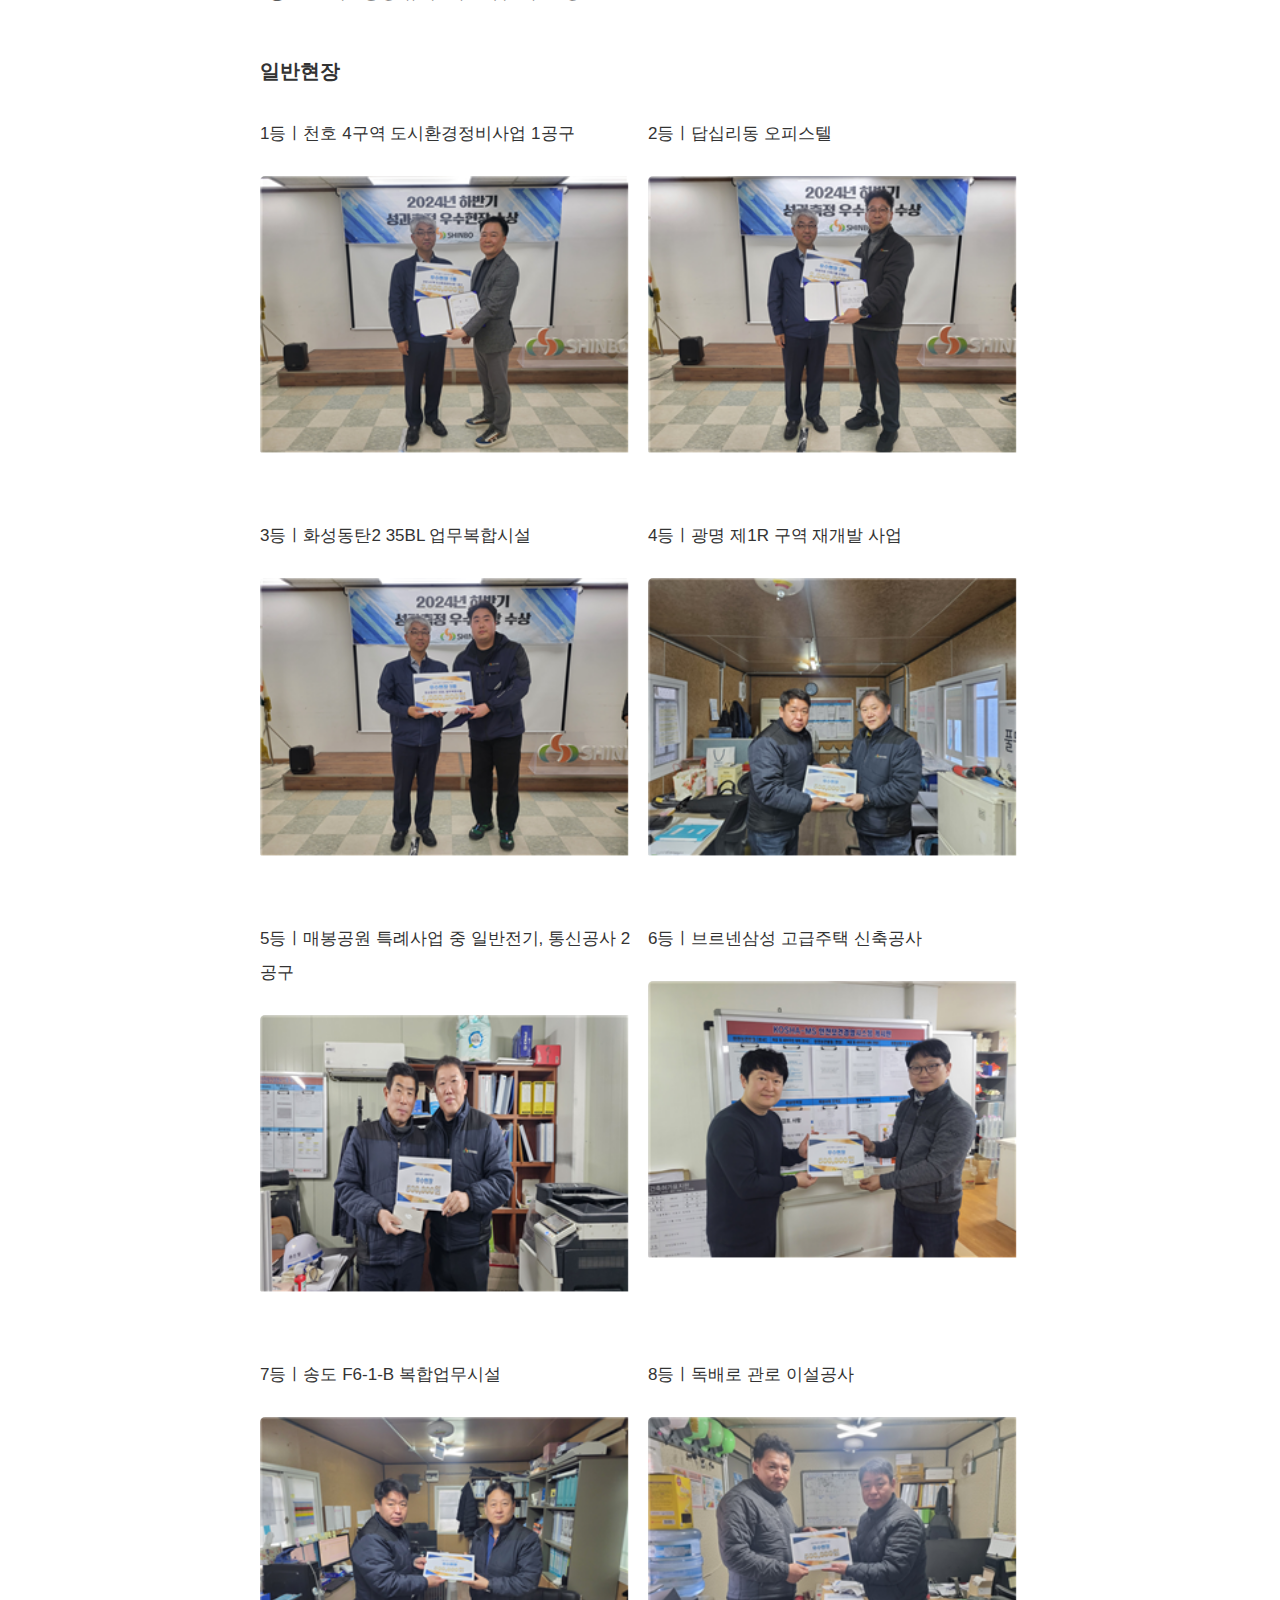
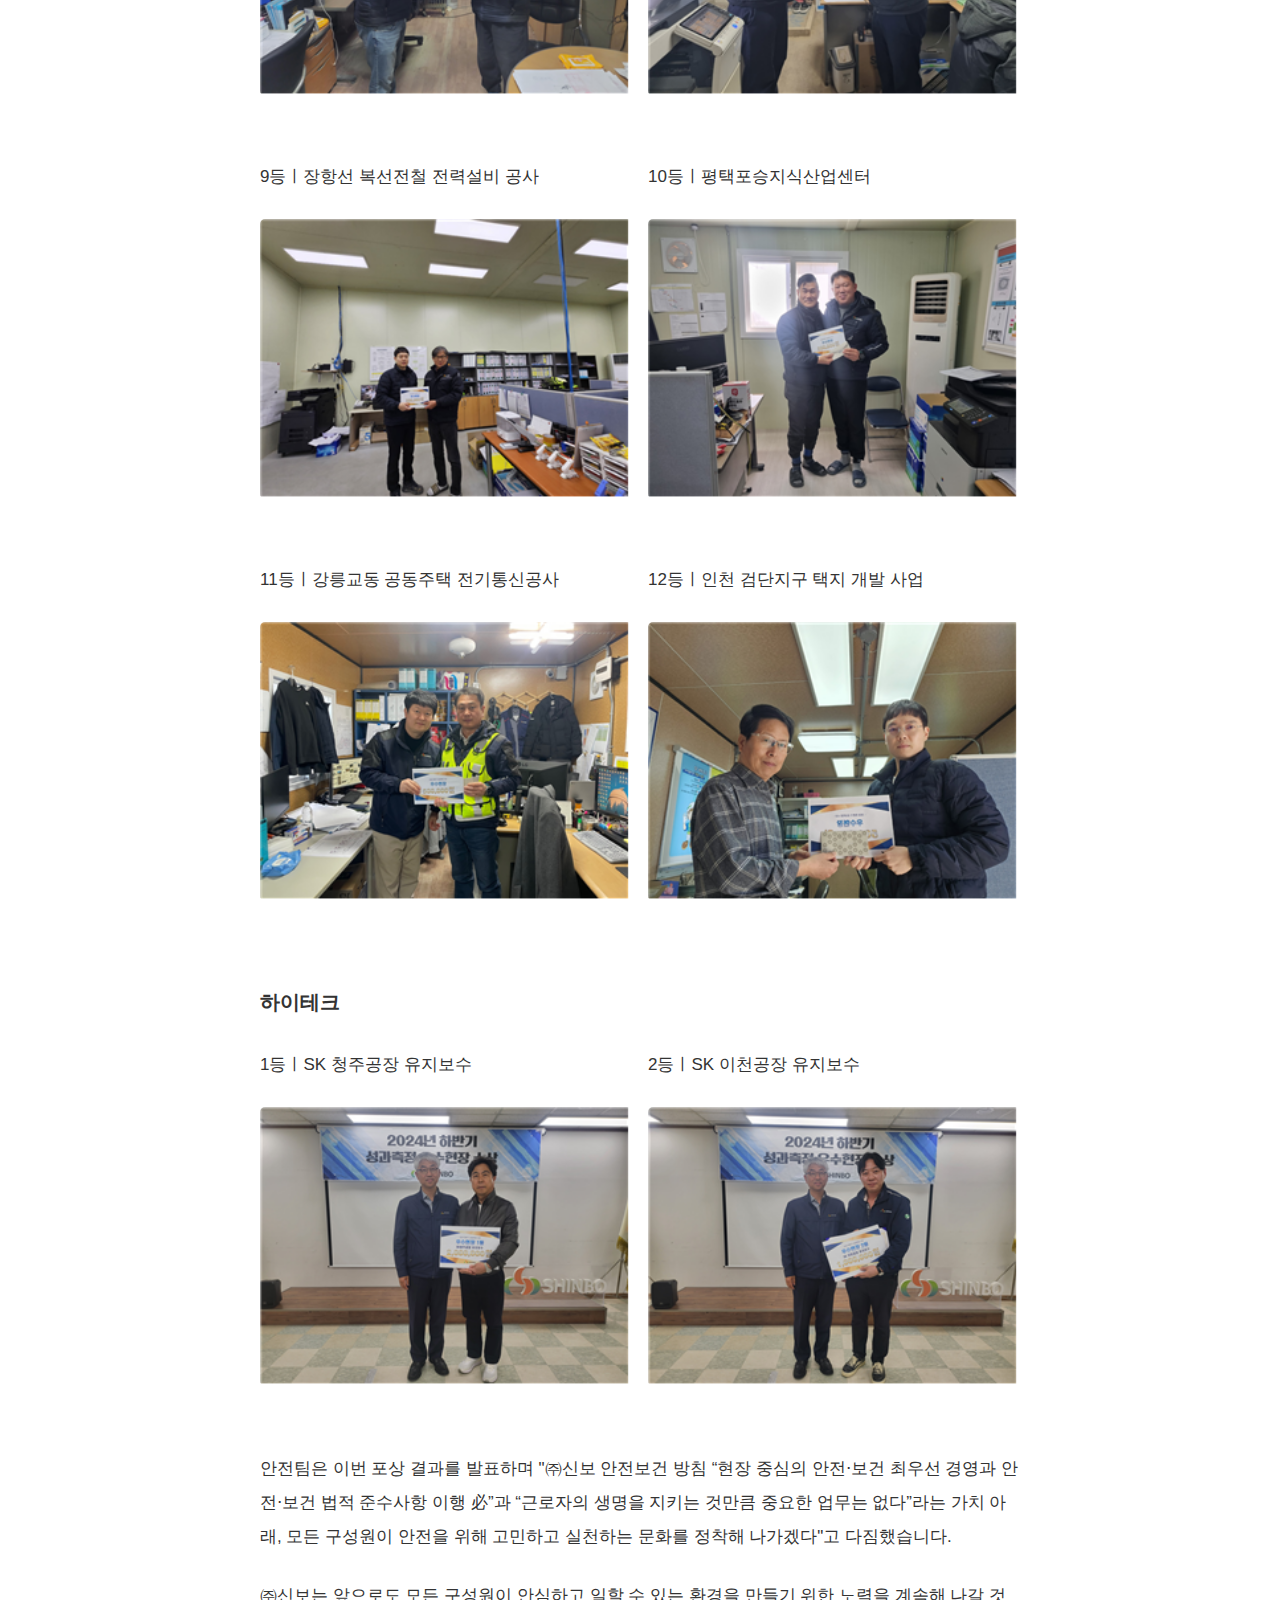
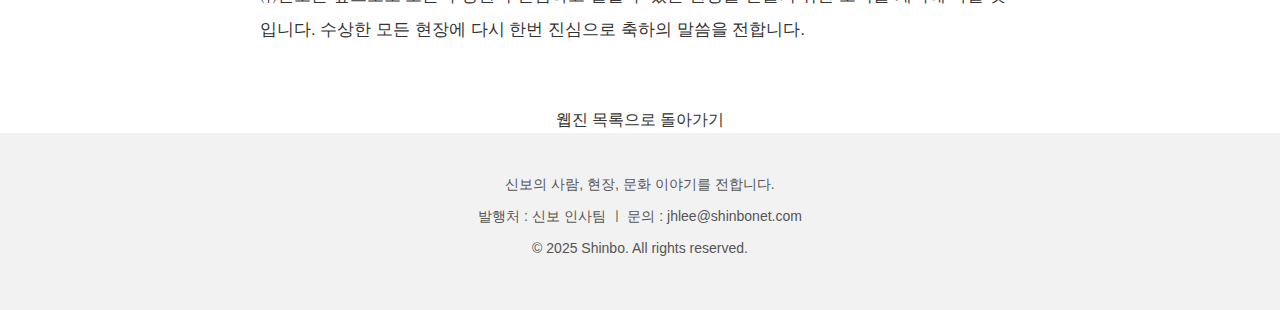
<file: article5.html>
<!DOCTYPE html>
<html lang="ko">
<head>
    <meta charset="UTF-8">
    <meta name="viewport" content="width=device-width, initial-scale=1.0">
    <title>2024년 하반기 안전관리 우수현장 포상 - 신보 웹진</title>
    <link rel="stylesheet" href="style.css?v=13">
    <style>
        /* 이 페이지의 article-content 영역 내부의 이미지만 왼쪽으로 정렬합니다. */
        .article-content .article-image {
            display: block;
            margin-left: 0;
            margin-right: auto;
        }

        /* 2열 이미지 그리드를 위한 스타일 */
        .image-grid-container {
            display: grid;
            grid-template-columns: repeat(2, 1fr); /* 2개의 열을 생성하고, 동일한 너비로 설정 */
            gap: 24px 16px; /* 행(세로) 간격 24px, 열(가로) 간격 16px */
            margin-top: 1.5em;
            margin-bottom: 1.5em;
        }

        /* 그리드 안의 이미지 스타일 */
        .grid-item .article-image {
            width: 100%; /* 이미지가 그리드 칸의 너비를 꽉 채우도록 설정 */
            height: auto; /* 이미지의 비율을 유지 */
            margin-top: 8px;
        }

        /* 제목 스타일 */
        .section-title {
            font-weight: bold;
            font-size: 1.2em;
            margin-top: 2em;
        }
    </style>
</head>
<body>
    <header>
        <div class="container">
            <div class="logo">
                <a href="index.html"><img src="logo.png" alt="신보 로고"></a>
            </div>
            <button class="hamburger-menu" id="hamburger-button" aria-label="메뉴 열기"><span></span><span></span><span></span></button>
            <nav id="main-nav">
                <ul>
                    <li><a href="index.html#highlight">Highlight</a></li>
                    <li><a href="index.html#issue">상반기 이슈</a></li>
                    <li><a href="index.html#group-story">그룹 스토리</a></li>
                    <li><a href="index.html#featured">기획</a></li>
                </ul>
            </nav>
        </div>
    </header>

    <main class="article-main">
        <div class="article-container">
            <div class="article-title-box">
                <h1>'중대재해 ZERO'를 향한 노력, 2024년 하반기 우수현장 포상식</h1>
                <h2>2024년 하반기 안전관리 우수현장 14곳 선정</h2>
            </div>
            <div class="article-content">
                <img src="23.png" alt="우수현장 포상식 기념 사진" class="article-image">
                <p>㈜신보가 '2024년 안전·보건 목표'인 '중대재해 ZERO' 달성에 크게 기여한 현장들을 격려하기 위해 '2024년 하반기 성과측정 우수현장 포상'을 성공적으로 마쳤습니다.</p>
                <p>이번 포상은 현장의 자발적인 안전관리 강화와 사고 예방 활동을 독려하고 그 노고에 감사를 표하기 위해 마련되었으며, 시상식은 지난 2월과 3월에 걸쳐 본사 및 각 현장에서 진행되었습니다.</p>
                <p>공정한 성과 측정을 통해 총 14개 현장(일반현장 12곳, 하이테크 2곳)이 수상의 영예를 안았습니다.</p>
                
                <div class="info-box">
                    <p><strong>2024년 하반기 안전관리 우수현장 선정 결과</strong></p>
                    <p><strong>일반현장 부문</strong></p>
                    <ul>
                        <li><strong>1등 :</strong> 천호 4구역 도시환경정비사업 1공구ㅣ 손창건 소장</li>
                        <li><strong>2등 :</strong> 답십리동 오피스텔ㅣ 정희철 소장</li>
                        <li><strong>3등 :</strong> 화성동탄2 35BL 업무복합시설ㅣ 이정석 소장</li>
                        <li><strong>4등 :</strong> 광명 제1R 구역 재개발 사업ㅣ 박성옥 소장</li>
                        <li><strong>5등 :</strong> 매봉공원 특례사업 중 일반전기, 통신공사 2공구ㅣ 전태호 소장</li>
                        <li><strong>6등 :</strong> 브르넨삼성 고급주택 신축공사ㅣ 박성순 소장</li>
                        <li><strong>7등 :</strong> 송도 F6-1-B 복합업무시설ㅣ 이용진 소장 </li>
                        <li><strong>8등 :</strong> 독배로 관로 이설공사ㅣ 이용진 소장</li>
                        <li><strong>9등 :</strong> 장항선 복선전철 전력설비 공사ㅣ 서미금 소장</li>
                        <li><strong>10등 :</strong> 평택포승지식산업센터ㅣ 이광훈 소장</li>
                        <li><strong>11등 :</strong> 강릉교동 공동주택 전기통신공사ㅣ 나근주 소장</li>
                        <li><strong>12등 :</strong> 인천 검단지구 택지 개발 사업ㅣ 박대령 소장</li>
                    </ul>
                    <br>
                    <p><strong>하이테크 부문</strong></p>
                    <ul>
                        <li><strong>1등 :</strong> SK 청주공장 유지보수ㅣ 이진 소장</li>
                        <li><strong>2등 :</strong> SK 이천공장 유지보수ㅣ 김건우 소장</li>
                    </ul>
                </div>
                
                <p class="section-title">일반현장</p>
                <!-- 일반현장 그리드 시작 -->
                <div class="image-grid-container">
                    <div class="grid-item">
                        <p>1등ㅣ천호 4구역 도시환경정비사업 1공구</p>
                        <img src="천호%204구역%20도시환경정비사업%201공구.png" alt="안전포상" class="article-image">
                    </div>
                    <div class="grid-item">
                        <p>2등ㅣ답십리동 오피스텔</p>
                        <img src="답십리동%20오피스텔.png" alt="안전포상" class="article-image">
                    </div>
                    <div class="grid-item">
                        <p>3등ㅣ화성동탄2 35BL 업무복합시설</p>
                        <img src="화성동탄2%2035BL%20업무복합시설.png" alt="안전포상" class="article-image">
                    </div>
                    <div class="grid-item">
                        <p>4등ㅣ광명 제1R 구역 재개발 사업</p>
                        <img src="광명%20제1R%20구역%20재개발%20사업.png" alt="안전포상" class="article-image">
                    </div>
                    <div class="grid-item">
                        <p>5등ㅣ매봉공원 특례사업 중 일반전기, 통신공사 2공구</p>
                        <img src="매봉공원%20특례사업%20중%20일반전기,%20통신공사%202공구.png" alt="안전포상" class="article-image">
                    </div>
                    <div class="grid-item">
                        <p>6등ㅣ브르넨삼성 고급주택 신축공사</p>
                        <img src="브르넨삼성%20고급주택%20신축공사.png" alt="안전포상" class="article-image">
                    </div>
                    <div class="grid-item">
                        <p>7등ㅣ송도 F6-1-B 복합업무시설</p>
                        <img src="송도%20F6-1-B%20복합업무시설.png" alt="안전포상" class="article-image">
                    </div>
                    <div class="grid-item">
                        <p>8등ㅣ독배로 관로 이설공사</p>
                        <img src="독배로%20관로%20이설공사.png" alt="안전포상" class="article-image">
                    </div>
                    <div class="grid-item">
                        <p>9등ㅣ장항선 복선전철 전력설비 공사</p>
                        <img src="장항선%20복선전철%20전력설비%20공사.png" alt="안전포상" class="article-image">
                    </div>
                    <div class="grid-item">
                        <p>10등ㅣ평택포승지식산업센터</p>
                        <img src="평택포승지식산업센터.png" alt="안전포상" class="article-image">
                    </div>
                    <div class="grid-item">
                        <p>11등ㅣ강릉교동 공동주택 전기통신공사</p>
                        <img src="강릉교동%20공동주택%20전기통신공사.png" alt="안전포상" class="article-image">
                    </div>
                    <div class="grid-item">
                        <p>12등ㅣ인천 검단지구 택지 개발 사업</p>
                        <img src="인천%20검단지구%20택지%20개발%20사업.png" alt="안전포상" class="article-image">
                    </div>
                </div>
                <!-- 일반현장 그리드 끝 -->

                <p class="section-title">하이테크</p>
                <!-- 하이테크 그리드 시작 -->
                <div class="image-grid-container">
                    <div class="grid-item">
                        <p>1등ㅣSK 청주공장 유지보수</p>
                        <img src="SK%20청주공장%20유지보수.png" alt="안전포상" class="article-image">
                    </div>
                    <div class="grid-item">
                        <p>2등ㅣSK 이천공장 유지보수</p>
                        <img src="SK%20이천공장%20유지보수.png" alt="안전포상" class="article-image">
                    </div>
                </div>
                <!-- 하이테크 그리드 끝 -->
                
                <p>안전팀은 이번 포상 결과를 발표하며 "㈜신보 안전보건 방침 “현장 중심의 안전⋅보건 최우선 경영과 안전⋅보건 법적 준수사항 이행 必”과 “근로자의 생명을 지키는 것만큼 중요한 업무는 없다”라는 가치 아래, 모든 구성원이 안전을 위해 고민하고 실천하는 문화를 정착해 나가겠다"고 다짐했습니다.</p>
                <p>㈜신보는 앞으로도 모든 구성원이 안심하고 일할 수 있는 환경을 만들기 위한 노력을 계속해 나갈 것입니다. 수상한 모든 현장에 다시 한번 진심으로 축하의 말씀을 전합니다.</p>
            
            </div>
            <div style="text-align: center; margin-top: 60px;">
                <a href="index.html" class="back-to-list-button">웹진 목록으로 돌아가기</a>
            </div>
        </div>
    </main>

    <footer>
        <div class="container">
            <p>신보의 사람, 현장, 문화 이야기를 전합니다.</p>
            <p>발행처 : 신보 인사팀 ㅣ 문의 : jhlee@shinbonet.com</p>
            <p>© 2025 Shinbo. All rights reserved.</p>
        </div>
    </footer>
    <script>
        // 햄버거 메뉴 스크립트
        document.addEventListener('DOMContentLoaded', function() {
            const hamburgerButton = document.getElementById('hamburger-button');
            const mainNav = document.getElementById('main-nav');
            if (hamburgerButton && mainNav) {
                hamburgerButton.addEventListener('click', function() {
                    mainNav.classList.toggle('is-active');
                });
                mainNav.querySelectorAll('a').forEach(link => {
                    link.addEventListener('click', () => {
                        mainNav.classList.remove('is-active');
                    });
                });
            }
        });
    </script>
</body>
</html>
</file>
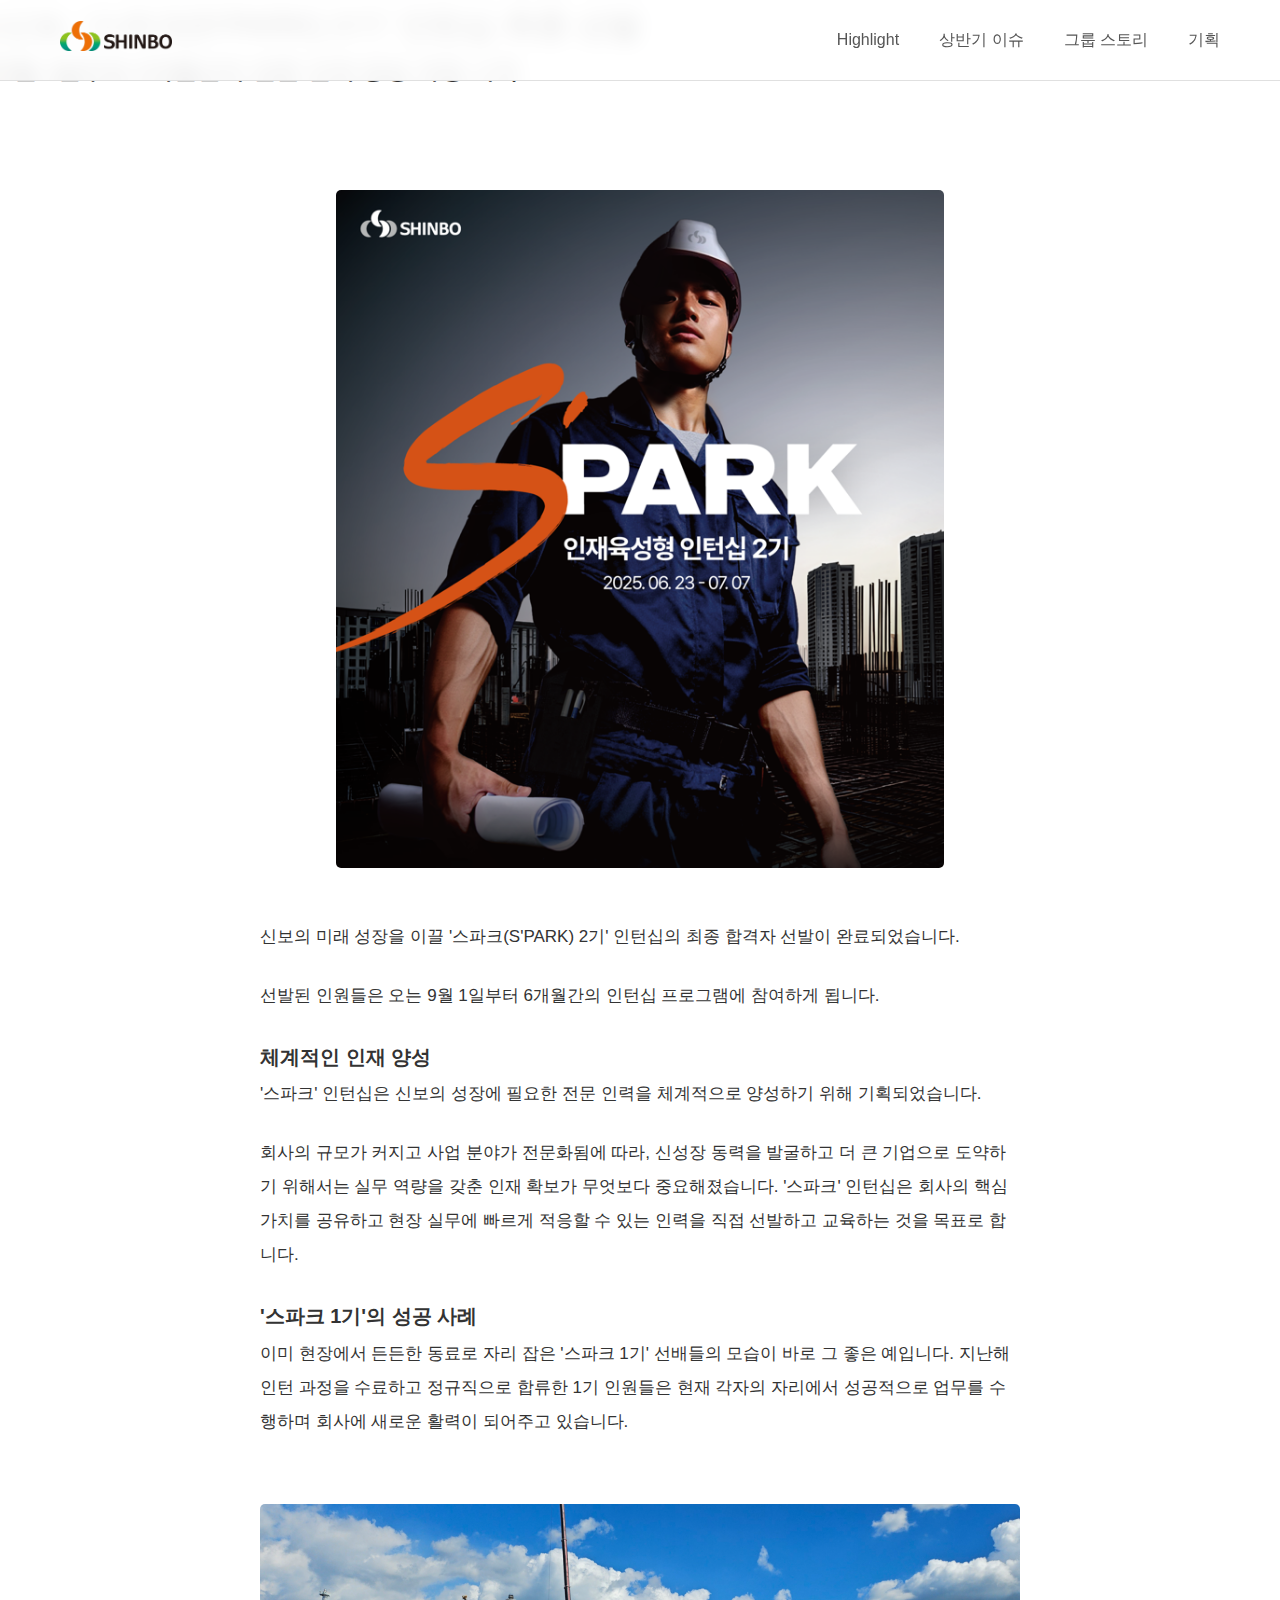
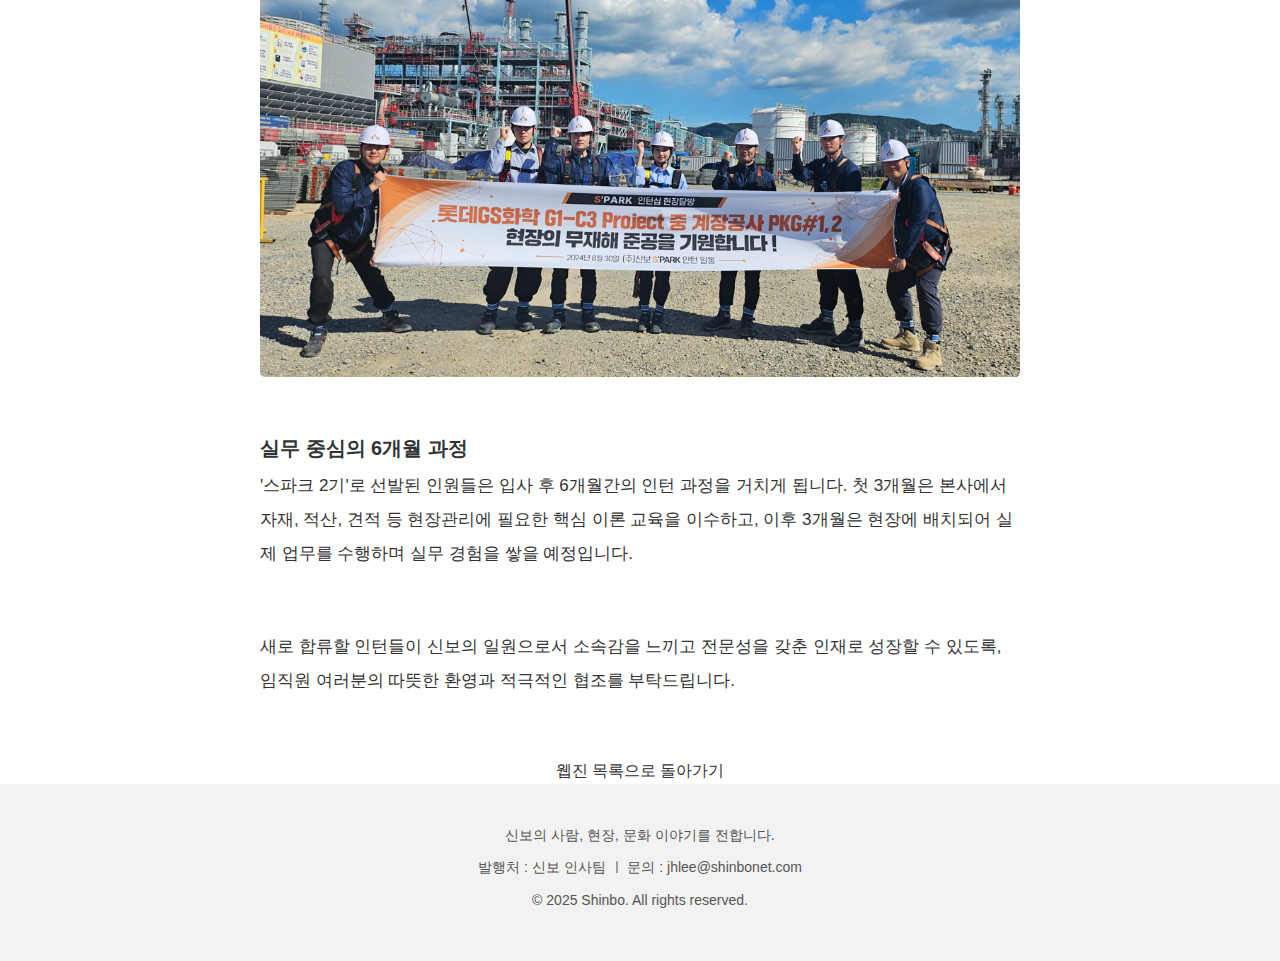
<file: article6.html>
<!DOCTYPE html>
<html lang="ko">
<head>
    <meta charset="UTF-8">
    <meta name="viewport" content="width=device-width, initial-scale=1.0">
    <title>신보, '스파크 2기' 인턴십 최종 선발 완료 - 신보 웹진</title>
    <link rel="stylesheet" href="style.css?v=13">
</head>
<body>
    <header>
        <div class="container">
            <div class="logo">
                <a href="index.html"><img src="logo.png" alt="신보 로고"></a>
            </div>
            <button class="hamburger-menu" id="hamburger-button" aria-label="메뉴 열기"><span></span><span></span><span></span></button>
            <nav id="main-nav">
                <ul>
                    <li><a href="index.html#highlight">Highlight</a></li>
                    <li><a href="index.html#issue">상반기 이슈</a></li>
                    <li><a href="index.html#group-story">그룹 스토리</a></li>
                    <li><a href="index.html#featured">기획</a></li>
                </ul>
            </nav>
        </div>
    </header>

    <main class="article-main">
        <div class="article-container">
            <div class="article-title-box">
                <h1>신보, '스파크(S'PARK) 2기' 인턴십 최종 선발</h1>
                <h2>9월 1일부로 6개월간의 전문 인재 양성 과정 시작</h2>
            </div>
            <div class="article-content">
<div style="text-align: center;">
  <img src="인턴십 사진2.png" alt="스파크 인턴십 사진" style="width: auto; height: auto; max-width: 80%;">
</div>                <p>신보의 미래 성장을 이끌 '스파크(S'PARK) 2기' 인턴십의 최종 합격자 선발이 완료되었습니다.</p>
                <p>선발된 인원들은 오는 9월 1일부터 6개월간의 인턴십 프로그램에 참여하게 됩니다.</p>
                
                <h3>체계적인 인재 양성</h3>
                <p>'스파크' 인턴십은 신보의 성장에 필요한 전문 인력을 체계적으로 양성하기 위해 기획되었습니다.</p>
                    <p>회사의 규모가 커지고 사업 분야가 전문화됨에 따라, 신성장 동력을 발굴하고 더 큰 기업으로 도약하기 위해서는 실무 역량을 갖춘 인재 확보가 무엇보다 중요해졌습니다. '스파크' 인턴십은 회사의 핵심 가치를 공유하고 현장 실무에 빠르게 적응할 수 있는 인력을 직접 선발하고 교육하는 것을 목표로 합니다.</p>
                
                <h3>'스파크 1기'의 성공 사례</h3>
                <p>이미 현장에서 든든한 동료로 자리 잡은 '스파크 1기' 선배들의 모습이 바로 그 좋은 예입니다. 지난해 인턴 과정을 수료하고 정규직으로 합류한 1기 인원들은 현재 각자의 자리에서 성공적으로 업무를 수행하며 회사에 새로운 활력이 되어주고 있습니다.</p>
                
                <img src="인턴십 사진1.png" alt="스파크 1기 단체 사진" class="article-image">

                <h3>실무 중심의 6개월 과정</h3>
                <p>'스파크 2기'로 선발된 인원들은 입사 후 6개월간의 인턴 과정을 거치게 됩니다. 첫 3개월은 본사에서 자재, 적산, 견적 등 현장관리에 필요한 핵심 이론 교육을 이수하고, 이후 3개월은 현장에 배치되어 실제 업무를 수행하며 실무 경험을 쌓을 예정입니다.</p>
                <br>
                <p>새로 합류할 인턴들이 신보의 일원으로서 소속감을 느끼고 전문성을 갖춘 인재로 성장할 수 있도록, 임직원 여러분의 따뜻한 환영과 적극적인 협조를 부탁드립니다.</p>
            
            </div>
            <div style="text-align: center; margin-top: 60px;">
                <a href="index.html" class="back-to-list-button">웹진 목록으로 돌아가기</a>
            </div>
        </div>
    </main>

    <footer>
        <div class="container">
            <p>신보의 사람, 현장, 문화 이야기를 전합니다.</p>
            <p>발행처 : 신보 인사팀 ㅣ 문의 : jhlee@shinbonet.com</p>
            <p>© 2025 Shinbo. All rights reserved.</p>
        </div>
    </footer>
    <script>
        // 햄버거 메뉴 스크립트
        document.addEventListener('DOMContentLoaded', function() {
            const hamburgerButton = document.getElementById('hamburger-button');
            const mainNav = document.getElementById('main-nav');
            if (hamburgerButton && mainNav) {
                hamburgerButton.addEventListener('click', function() {
                    mainNav.classList.toggle('is-active');
                });
                mainNav.querySelectorAll('a').forEach(link => {
                    link.addEventListener('click', () => {
                        mainNav.classList.remove('is-active');
                    });
                });
            }
        });
    </script>
</body>
</html>
</file>
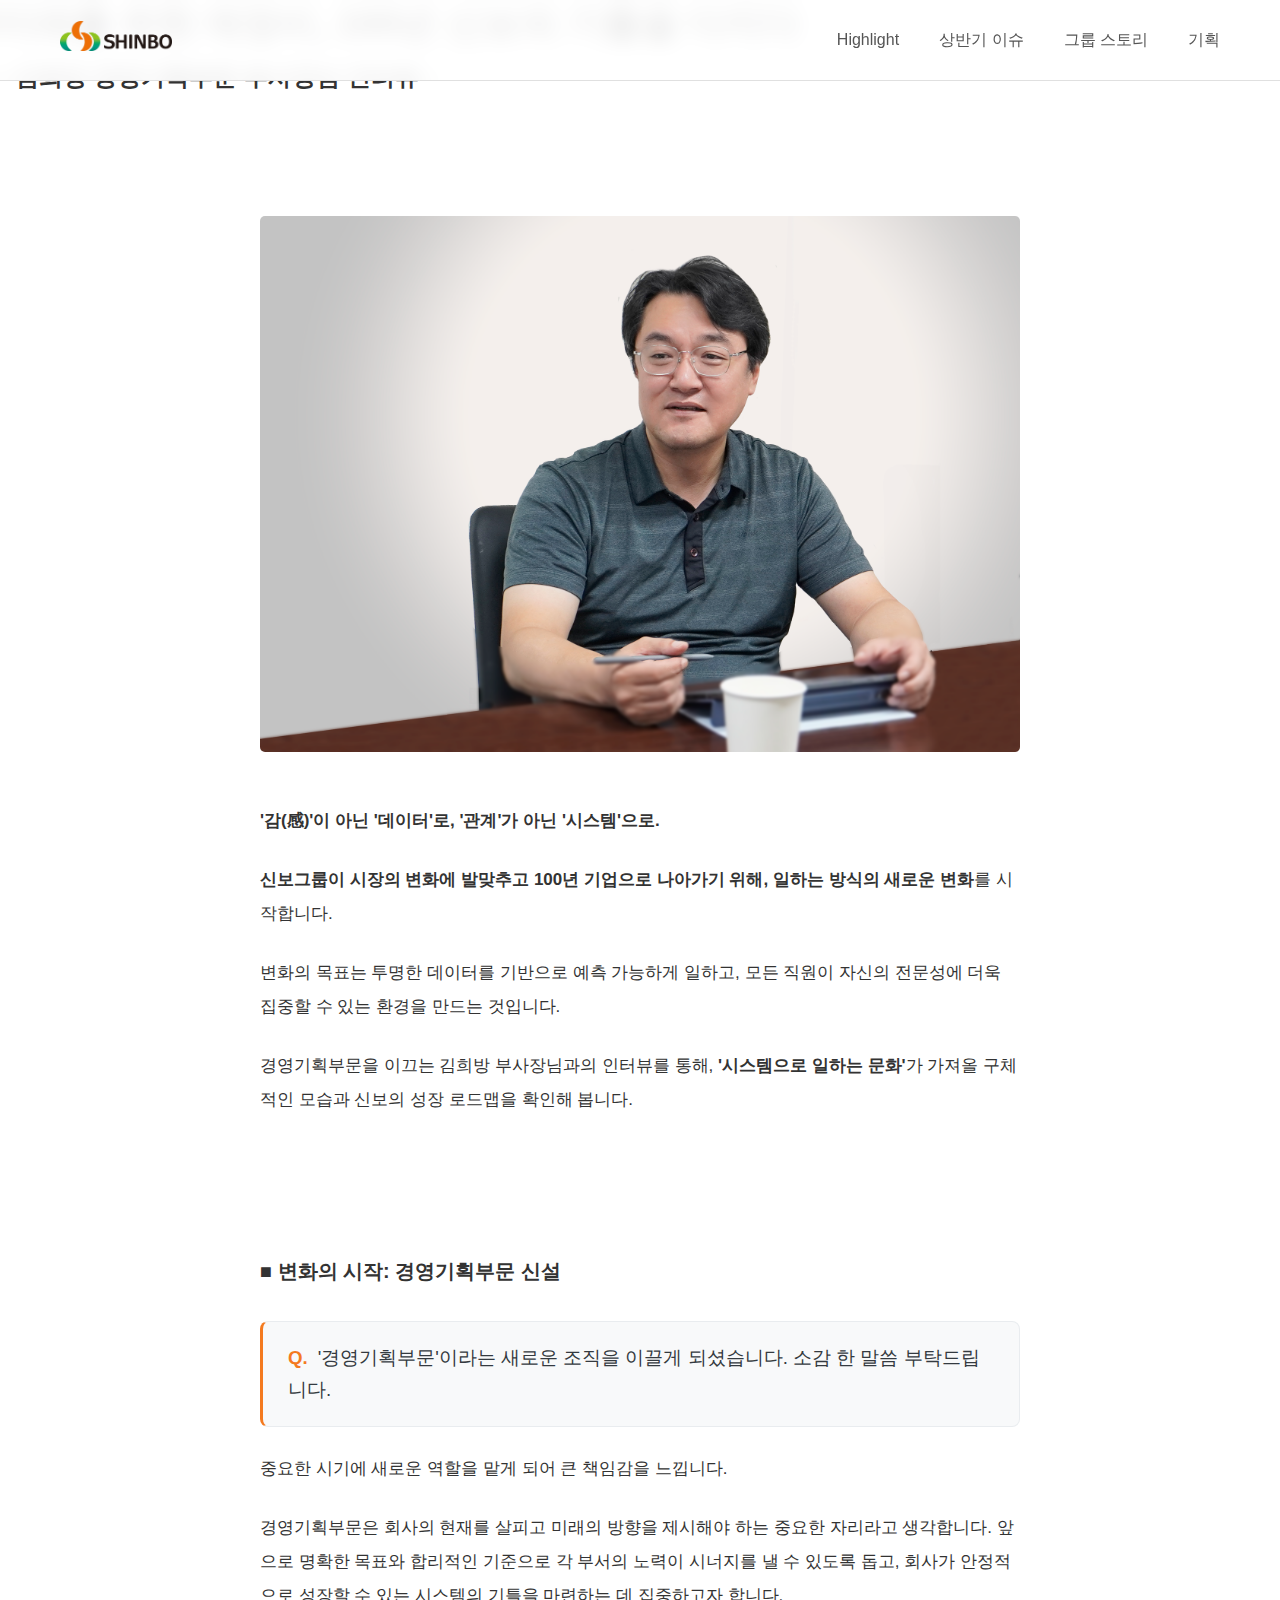
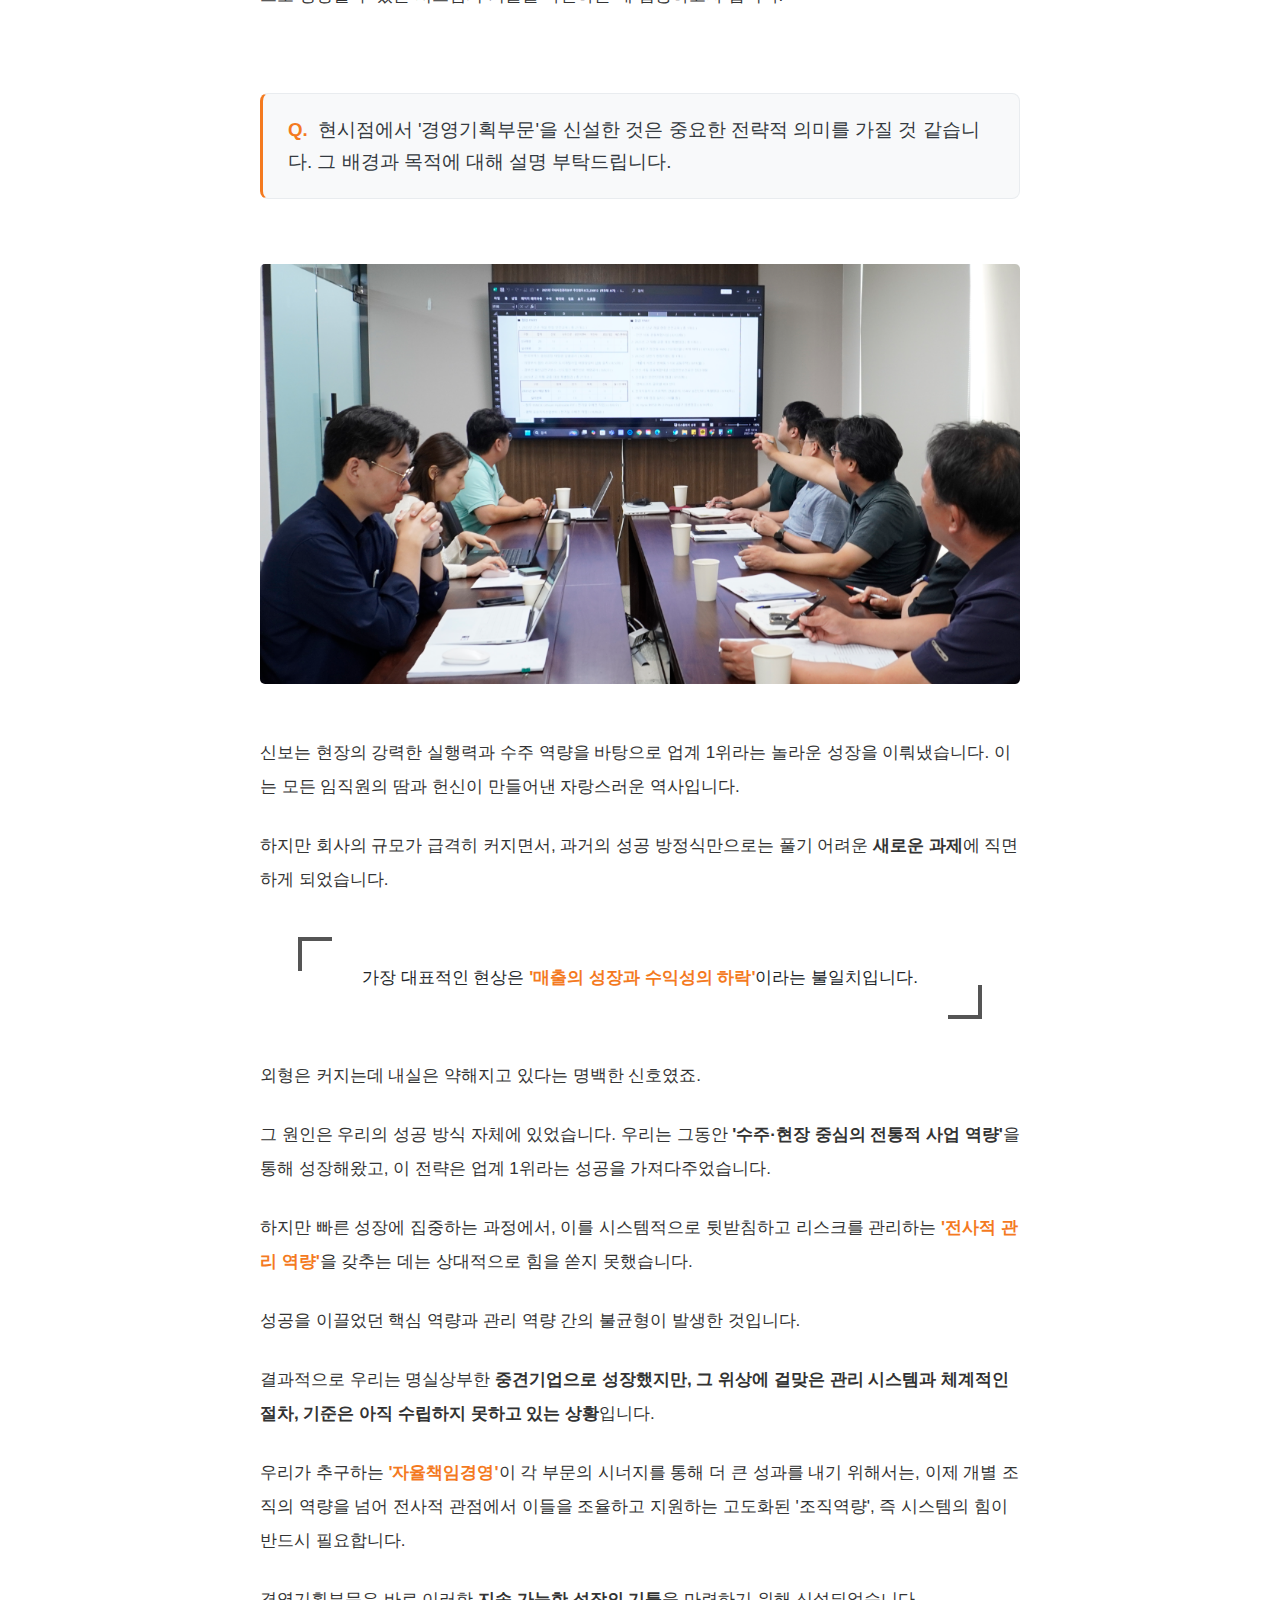
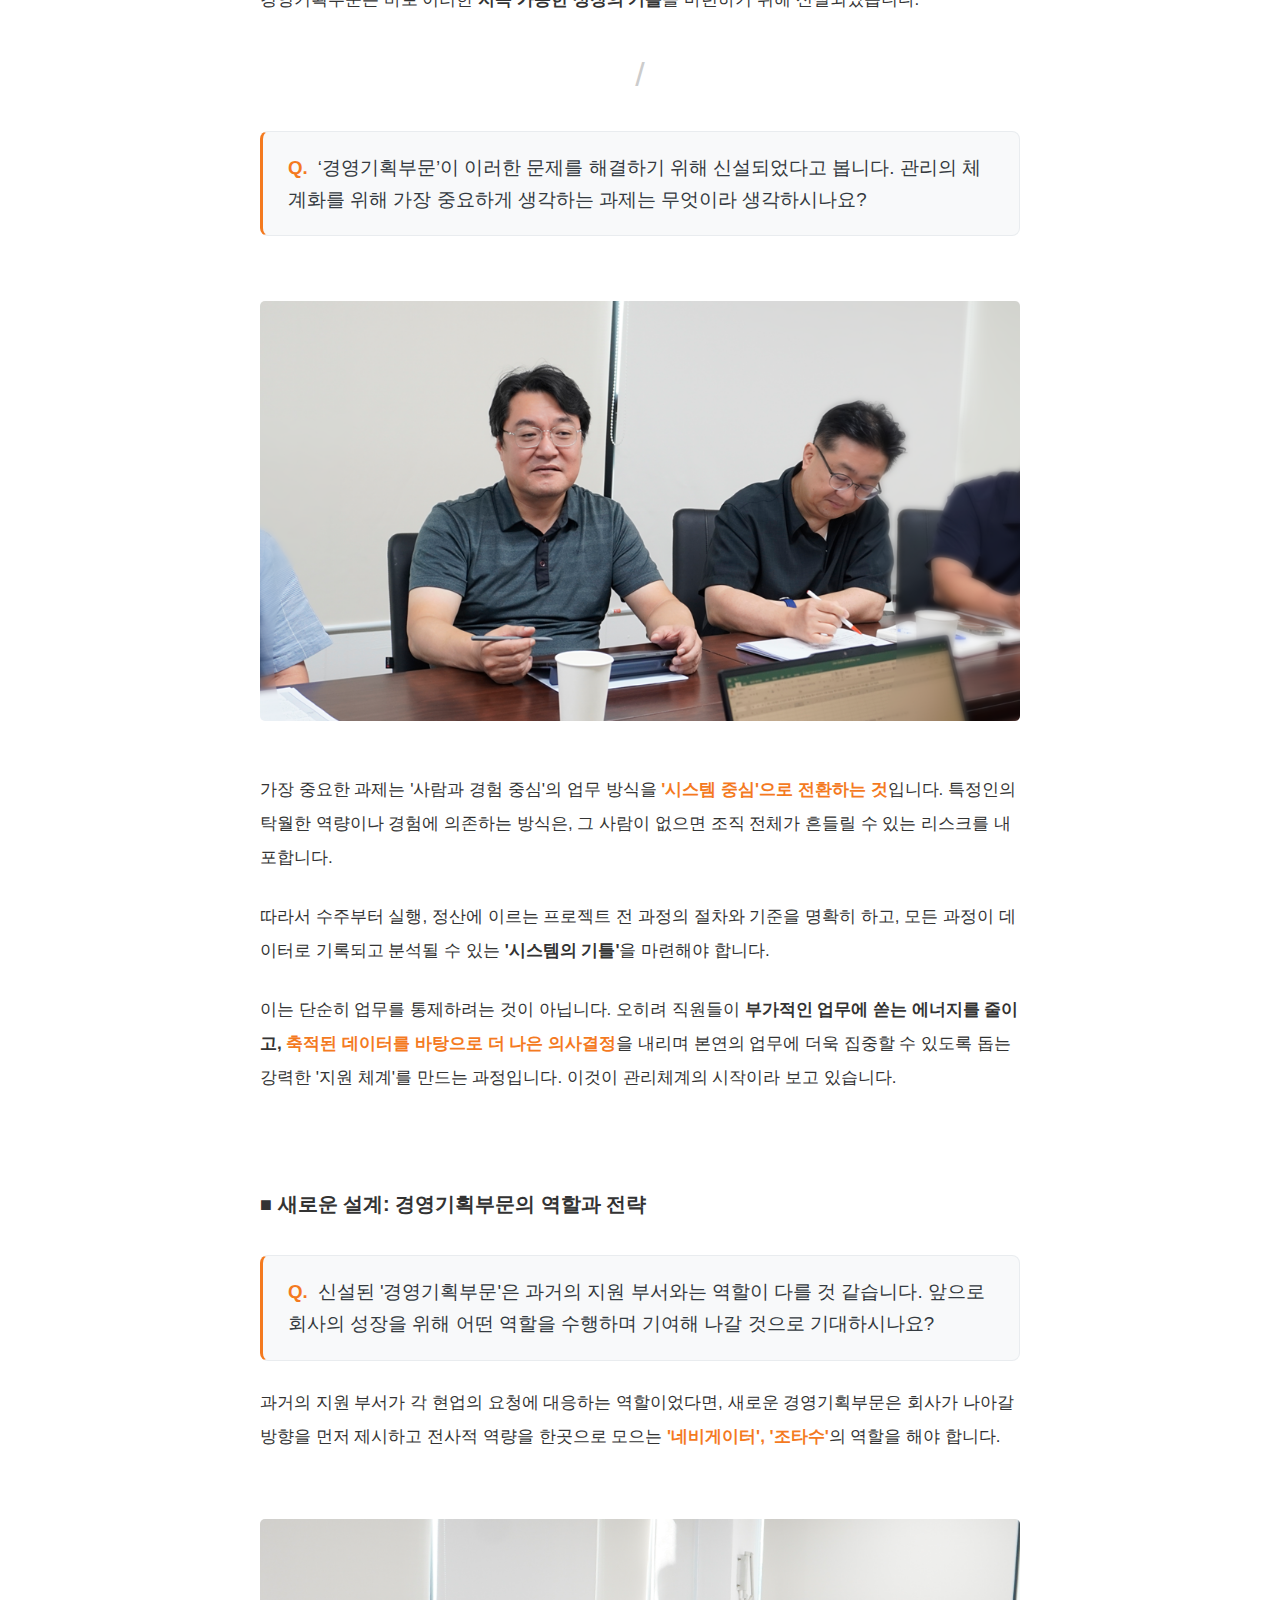
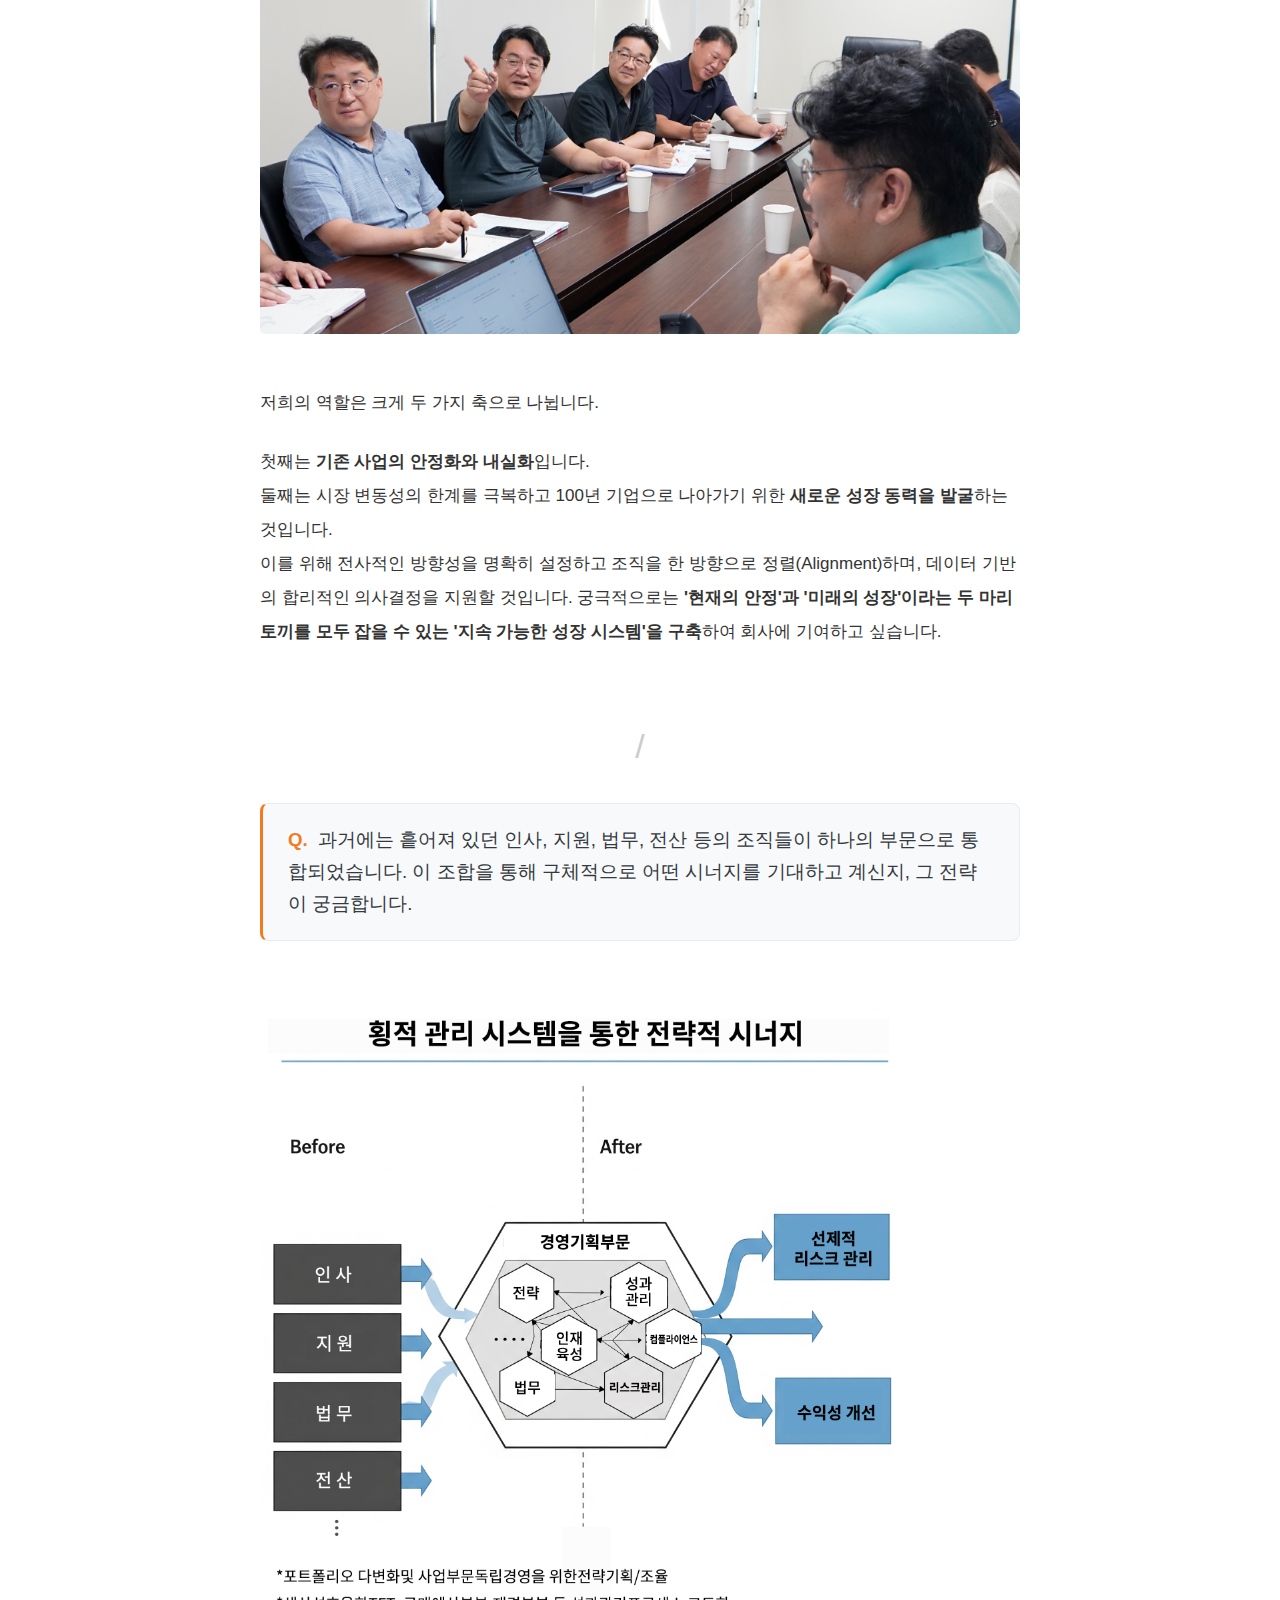
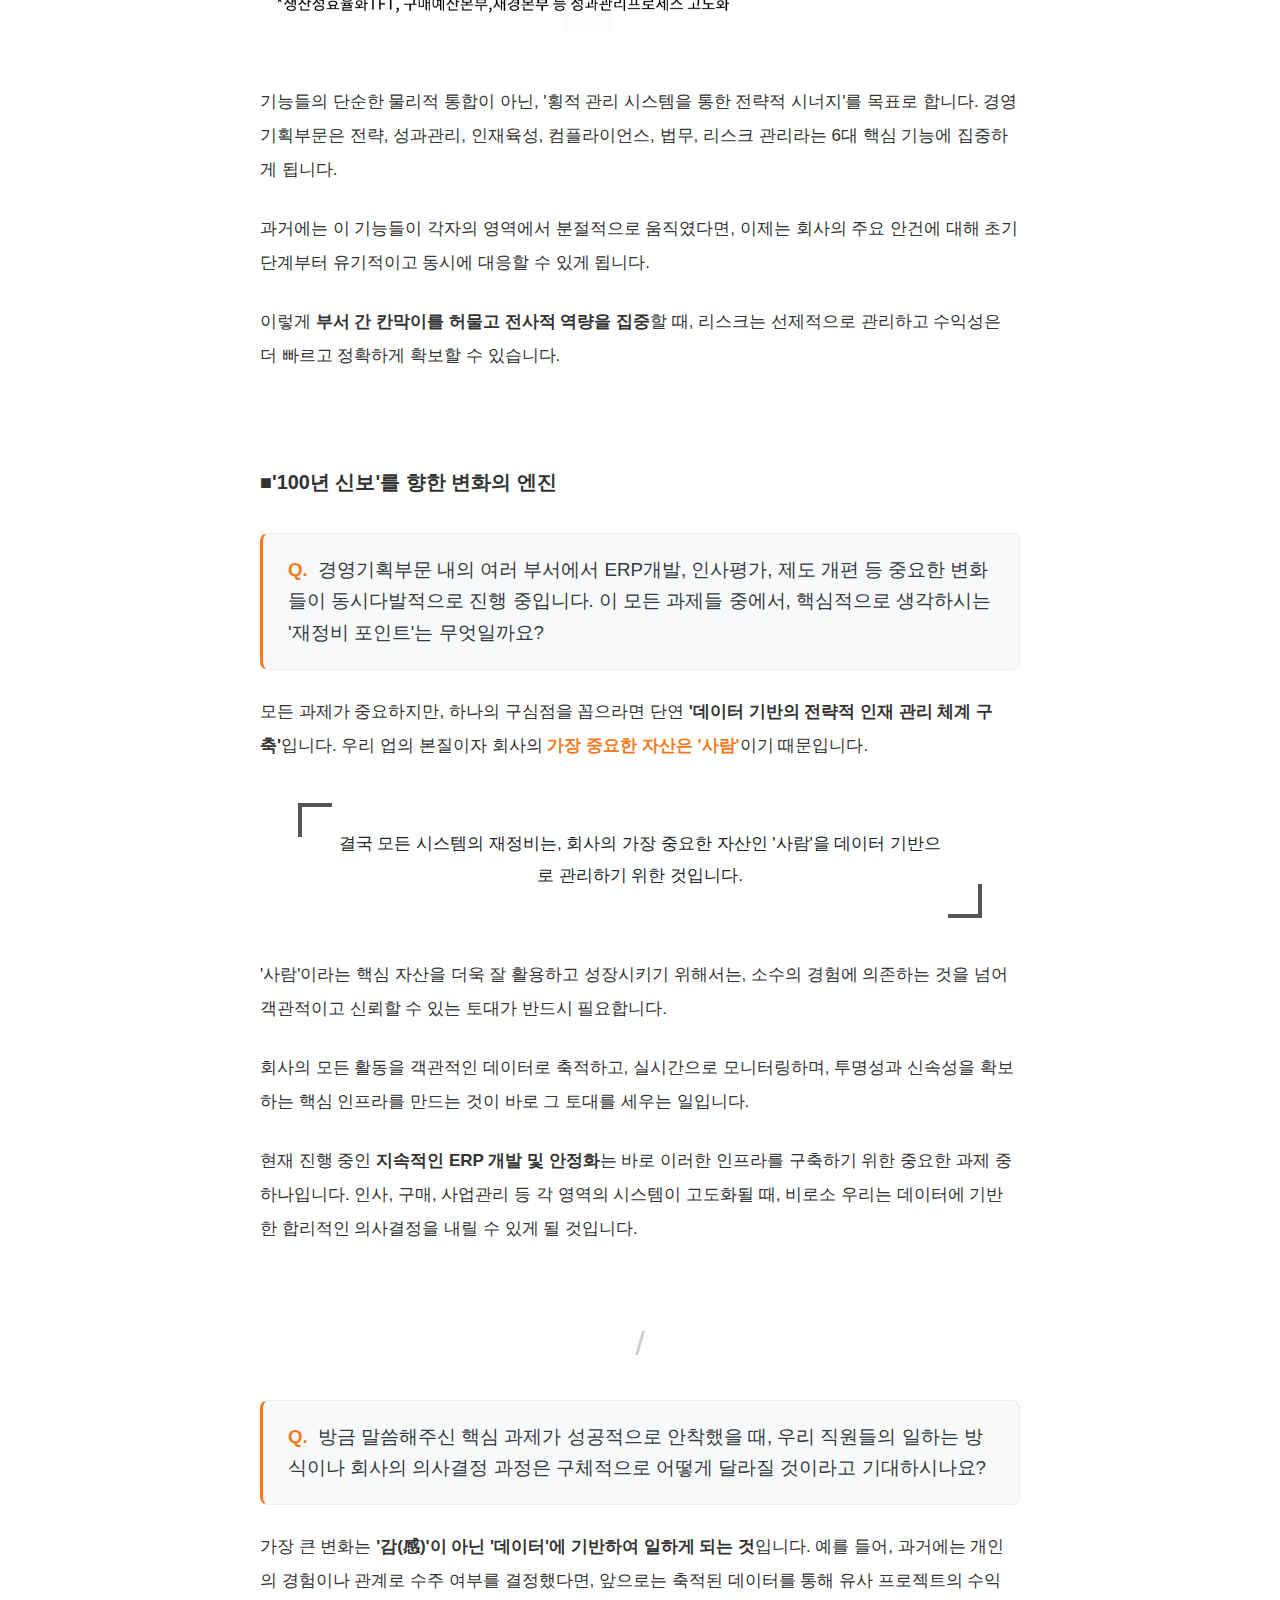
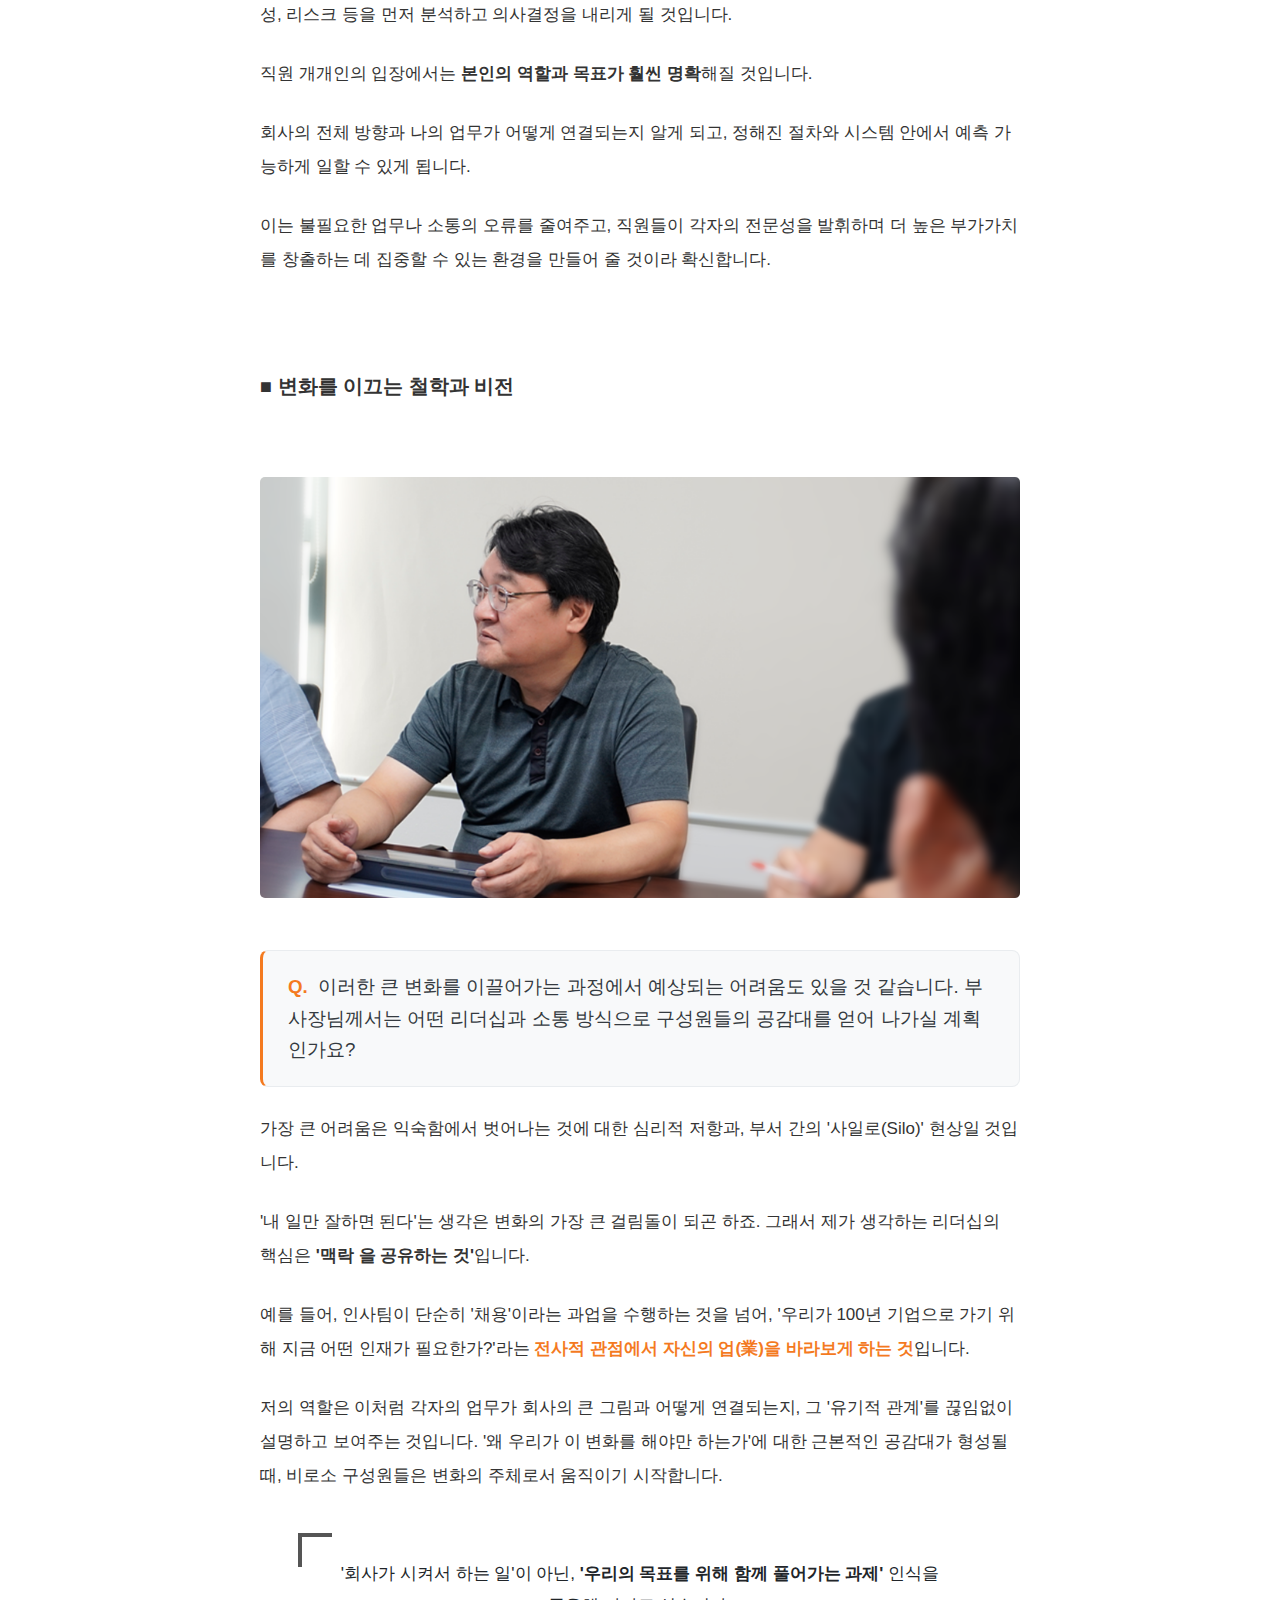
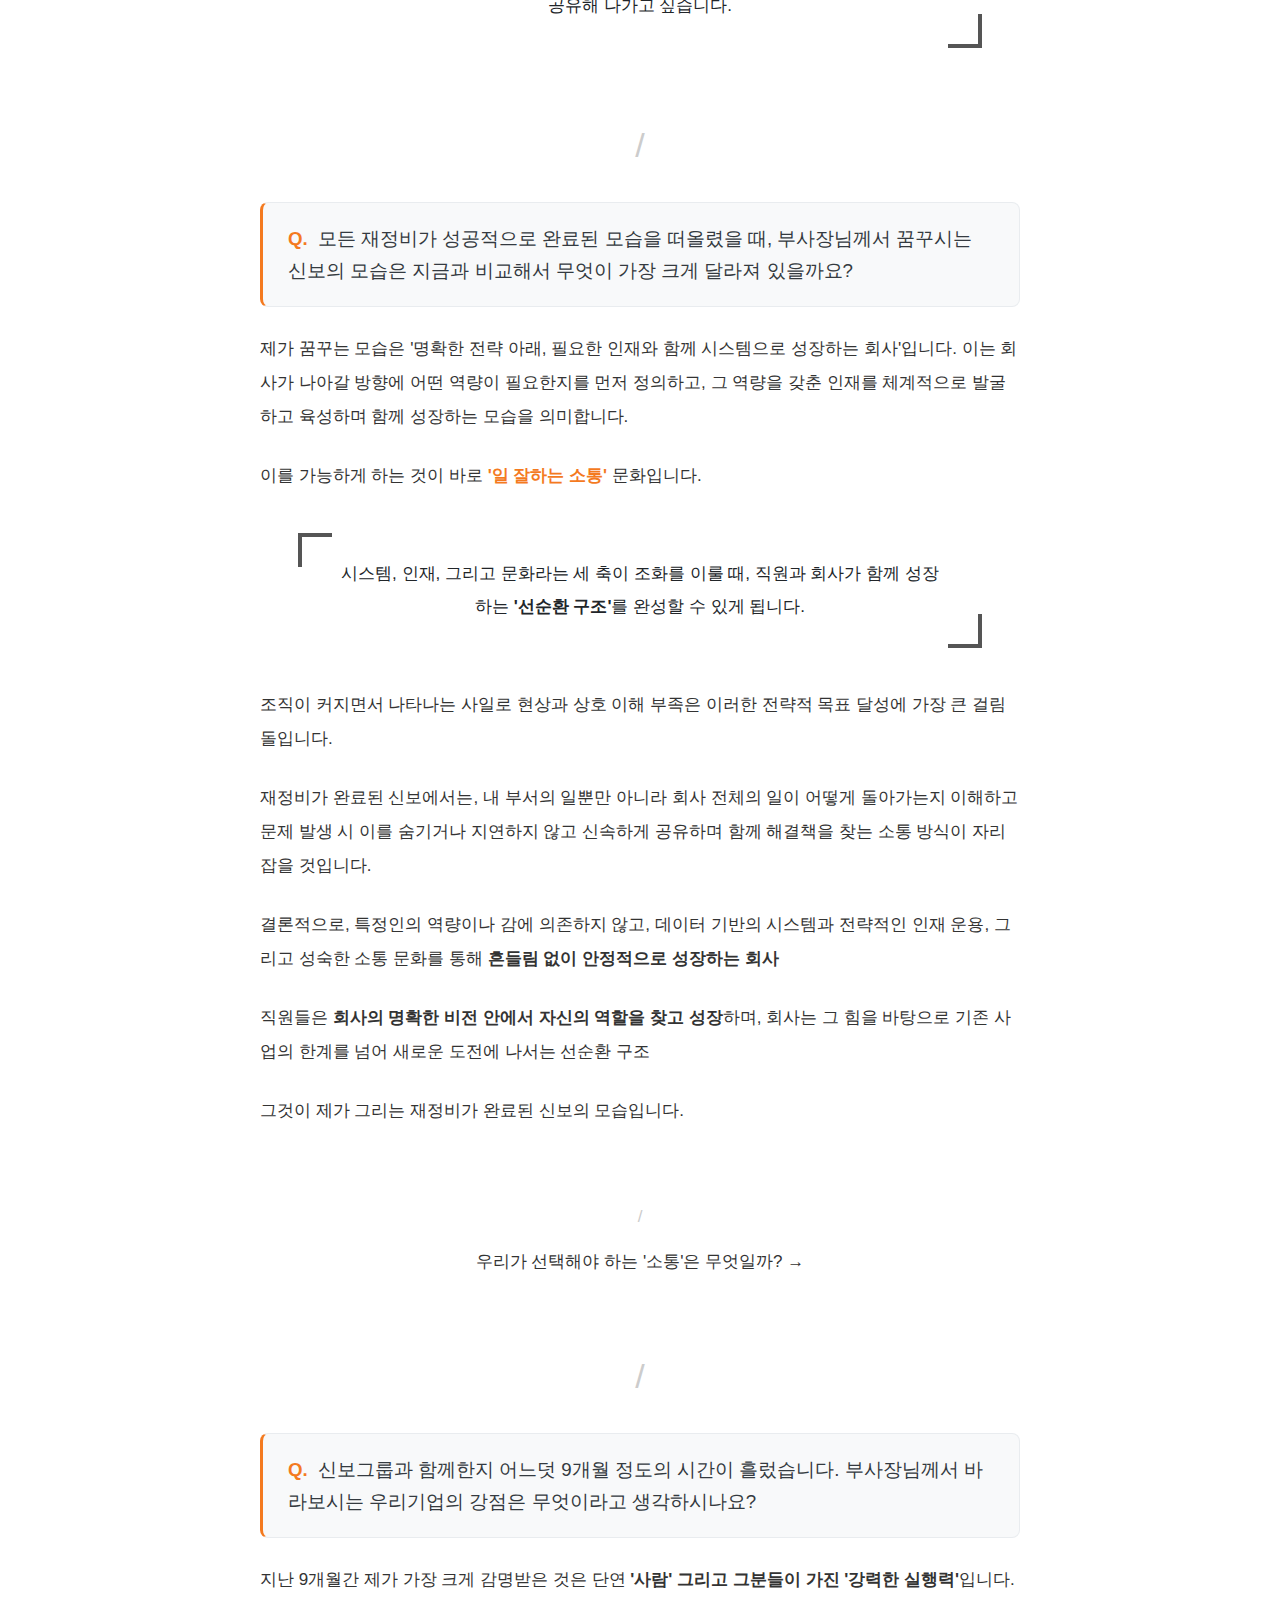
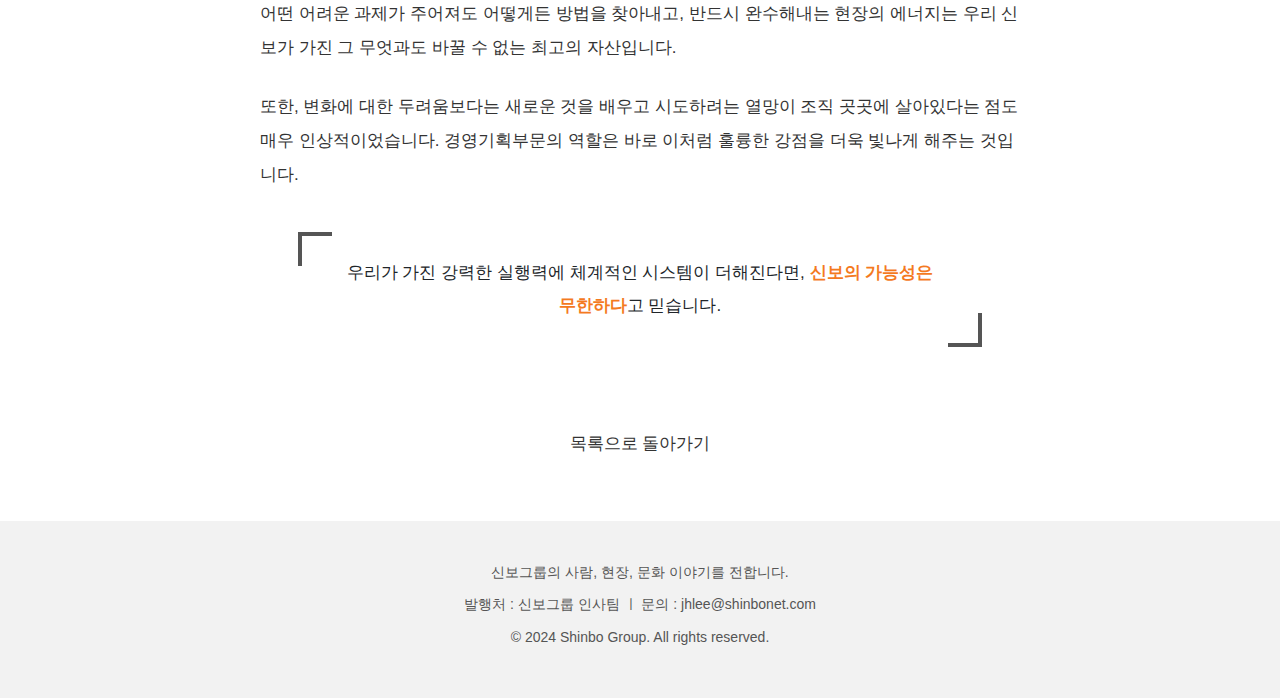
<file: article7.html>
<!DOCTYPE html>
<html lang="ko">
<head>
    <meta charset="UTF-8">
    <meta name="viewport" content="width=device-width, initial-scale=1.0">
    <title>경영기획부문 인터뷰 - 신보그룹 웹진</title>
    <!-- 메인 스타일시트 연결 -->
    <link rel="stylesheet" href="style.css?v=original">
    
    <!-- 이 페이지에만 적용되는 새로운 스타일 -->
    <style>
        /* 각 섹션(■) 제목 스타일 조정 */
        .article-content h3 {
            margin-top: 90px;
            margin-bottom: 30px;
        }
        /* 새로운 질문 스타일 */
        .interview-question {
            font-size: 1.1em;
            font-weight: 500;
            color: #343a40;
            background-color: #f8f9fa;
            padding: 20px 25px;
            border-radius: 8px;
            margin-bottom: 25px;
            line-height: 1.7;
            border: 1px solid #e9ecef;
                        border-left: 3px solid #F47A1F; /* 왼쪽에 주황색 강조선 추가 */

        }
        .interview-question::before {
            content: 'Q.';
            font-weight: 700;
            color: #F47A1F;
            margin-right: 10px;
        }
        /* 질문-답변 세트 간의 간격 조정을 위한 클래스 */
        .interview-qna-block {
            margin-bottom: 80px;
        }
        
        /* 브라켓 스타일 */
        .bracket-title-wrapper {
            position: relative;
            padding: 25px 40px;
            margin: 40px auto;
            max-width: 90%;
            text-align: center;
        }
        .bracket-title-wrapper::before {
            content: '';
            position: absolute;
            top: 0;
            left: 0;
            width: 30px;
            height: 30px;
            border-top: 4px solid #555;
            border-left: 4px solid #555;
        }
        .bracket-title-wrapper::after {
            content: '';
            position: absolute;
            bottom: 0;
            right: 0;
            width: 30px;
            height: 30px;
            border-bottom: 4px solid #555;
            border-right: 4px solid #555;
        }
        .bracket-title-wrapper p {
            font-size: 1em;
            font-weight: 400;
            line-height: 1.9;
            color: #212529;
            margin: 0;
        }
        /* 제목(h1) 폰트 크기 조정 */
.article-title-box h1 {
    font-size: 2.3em; /* 기존 2.5em보다 약간 작게 조정 */
}/* 제목(h1) 폰트 크기 조정 */
.article-title-box h1 {
    font-size: 2.3em; /* 기존 2.5em보다 약간 작게 조정 */
}
        /* .text-orange 스타일 정의 */
      .text-orange {
        color: #F47A1F !important; /* !important를 사용하여 다른 스타일에 덮어씌워지는 것을 방지합니다. */
    }
    </style>
</head>
<body>

    <!-- ▼▼▼ 메인 페이지와 동일한 헤더 ▼▼▼ -->
    <header>
        <div class="container">
            <div class="logo">
                <a href="index.html"><img src="logo.png" alt="신보그룹 로고"></a>
            </div>
            <button class="hamburger-menu" id="hamburger-button" aria-label="메뉴 열기">
                <span></span>
                <span></span>
                <span></span>
            </button>
            <nav id="main-nav">
                <ul>
                    <li><a href="index.html#highlight">Highlight</a></li>
                    <li><a href="index.html#issue">상반기 이슈</a></li>
                    <li><a href="index.html#group-story">그룹 스토리</a></li>
                    <li><a href="index.html#featured">기획</a></li>
                </ul>
            </nav>
        </div>
    </header>

    <main class="article-main">
        <div class="article-container">

            <div class="article-title-box">
<h1 style="font-size: 2.3em; font-weight: 700; color: #333; margin: 0 0 10px 0; line-height: 1.3;">미래를 위한 재정비, 100년 신보의 기틀을 다지다</h1>                <h2>- 김희방 경영기획부문 부사장님 인터뷰 -</h2>
            </div>
            
    <div class="article-content">
                <div class="intro-serif-font" style="padding: 20px 0; margin-bottom: 40px;">
                    <img src="부문스토리2.png" alt="부문스토리" class="article-image">

<p style="font-weight: bold; margin-bottom: 25px;">'감(感)'이 아닌 '데이터'로, '관계'가 아닌 '시스템'으로.</p>
                    <p><strong>신보그룹이 시장의 변화에 발맞추고 100년 기업으로 나아가기 위해, 일하는 방식의 새로운 변화</strong>를 시작합니다.</p>
                 <p style="font-weight: bold; margin-bottom: 25px;"우리의 강점인 '현장 실행력'을 체계적인 시스템으로 뒷받침하기 위해 '경영기획부문'이 새롭게 출범했습니다.</p>
                  <p style="margin-bottom: 25px;">변화의 목표는 투명한 데이터를 기반으로 예측 가능하게 일하고, 모든 직원이 자신의 전문성에 더욱 집중할 수 있는 환경을 만드는 것입니다.</p>
<p>경영기획부문을 이끄는 김희방 부사장님과의 인터뷰를 통해, <strong>'시스템으로 일하는 문화'</strong>가 가져올 구체적인 모습과 신보의 성장 로드맵을 확인해 봅니다.</p>
                </div>

                <h3>■ 변화의 시작: 경영기획부문 신설</h3>
                  <div class="interview-qna-block">
                    <p class="interview-question">'경영기획부문'이라는 새로운 조직을 이끌게 되셨습니다. 소감 한 말씀 부탁드립니다.</p>
                      <p>중요한 시기에 새로운 역할을 맡게 되어 큰 책임감을 느낍니다.</p>
                       <p> 경영기획부문은 회사의 현재를 살피고 미래의 방향을 제시해야 하는 중요한 자리라고 생각합니다.
                           앞으로 명확한 목표와 합리적인 기준으로 각 부서의 노력이 시너지를 낼 수 있도록 돕고,
                           회사가 안정적으로 성장할 수 있는 시스템의 기틀을 마련하는 데 집중하고자 합니다.</p>
                       </div>
                <div class="interview-qna-block">
                    <p class="interview-question">현시점에서 '경영기획부문'을 신설한 것은 중요한 전략적 의미를 가질 것 같습니다. 그 배경과 목적에 대해 설명 부탁드립니다.</p>
                                      <img src="부문스토리3.png" alt="부문스토리" class="article-image">

                   <p>신보는 현장의 강력한 실행력과 수주 역량을 바탕으로 업계 1위라는 놀라운 성장을 이뤄냈습니다. 이는 모든 임직원의 땀과 헌신이 만들어낸 자랑스러운 역사입니다.</p>
                    <p>하지만 회사의 규모가 급격히 커지면서, 과거의 성공 방정식만으로는 풀기 어려운 <strong>새로운 과제</strong>에 직면하게 되었습니다.</p>

<div class="bracket-title-wrapper">
    <strong><p>가장 대표적인 현상은 <strong class="text-orange">'매출의 성장과 수익성의 하락'</strong>이라는 불일치입니다.</p></strong>
</div>
<p>외형은 커지는데 내실은 약해지고 있다는 명백한 신호였죠.</p> 

<p>그 원인은 우리의 성공 방식 자체에 있었습니다. 우리는 그동안 <strong>'수주·현장 중심의 전통적 사업 역량'</strong>을 통해 성장해왔고, 이 전략은 업계 1위라는 성공을 가져다주었습니다.</p>
                    <p>하지만 빠른 성장에 집중하는 과정에서, 이를 시스템적으로 뒷받침하고 리스크를 관리하는 <strong class="text-orange">'전사적 관리 역량'</strong>을 갖추는 데는 상대적으로 힘을 쏟지 못했습니다.</p>
                    <p>성공을 이끌었던 핵심 역량과 관리 역량 간의 불균형이 발생한 것입니다.</p>

<p>결과적으로 우리는 명실상부한 <strong>중견기업으로 성장했지만, 그 위상에 걸맞은 관리 시스템과 체계적인 절차, 기준은 아직 수립하지 못하고 있는 상황</strong>입니다.</p>

<div class="highlight-box">
    <p>우리가 추구하는 <strong class="text-orange">'자율책임경영'</strong>이 각 부문의 시너지를 통해 더 큰 성과를 내기 위해서는, 이제 개별 조직의 역량을 넘어 전사적 관점에서 이들을 조율하고 지원하는 고도화된 <span class="highlight-text">'조직역량', 즉 시스템의 힘</span>이 반드시 필요합니다.</p>
    <p>경영기획부문은 바로 이러한 <strong>지속 가능한 성장의 기틀</strong>을 마련하기 위해 신설되었습니다.</p>
</div>
<p style="text-align: center; color: #ccc; margin: 40px 0; font-size: 2em; line-height: 1;">/</p>
                <div class="interview-qna-block">
                    <p class="interview-question">‘경영기획부문’이 이러한 문제를 해결하기 위해 신설되었다고 봅니다. 관리의 체계화를 위해 가장 중요하게 생각하는 과제는 무엇이라 생각하시나요?</p>
                                                         <img src="부문스토리4.png" alt="부문스토리" class="article-image">

                    <p>가장 중요한 과제는 '사람과 경험 중심'의 업무 방식을 <strong class="text-orange">'시스템 중심'으로 전환하는 것</strong>입니다. 특정인의 탁월한 역량이나 경험에 의존하는 방식은, 그 사람이 없으면 조직 전체가 흔들릴 수 있는 리스크를 내포합니다.</p>
                    <!-- ▼▼▼ highlight-box 추가 ▼▼▼ -->
                    <div class="highlight-box">
                        <p>따라서 수주부터 실행, 정산에 이르는 프로젝트 전 과정의 절차와 기준을 명확히 하고, 모든 과정이 데이터로 기록되고 분석될 수 있는 <strong>'시스템의 기틀'</strong>을 마련해야 합니다.</p>
                    </div>
                    <p>이는 단순히 업무를 통제하려는 것이 아닙니다. 오히려 직원들이 <strong>부가적인 업무에 쏟는 에너지를 줄이고, <strong class="text-orange">축적된 데이터를 바탕으로 더 나은 의사결정</strong></strong>을 내리며 본연의 업무에 더욱 집중할 수 있도록 돕는 강력한 <span class="highlight-text">'지원 체계'</span>를 만드는 과정입니다.
                        이것이 관리체계의 시작이라 보고 있습니다.</p>
                </div>

                <h3>■ 새로운 설계: 경영기획부문의 역할과 전략</h3>
                
                <div class="interview-qna-block">
                    <p class="interview-question">신설된 '경영기획부문'은 과거의 지원 부서와는 역할이 다를 것 같습니다. 앞으로 회사의 성장을 위해 어떤 역할을 수행하며 기여해 나갈 것으로 기대하시나요?</p>
                    <p>과거의 지원 부서가 각 현업의 요청에 대응하는 역할이었다면, 새로운 경영기획부문은 회사가 나아갈 방향을 먼저 제시하고 전사적 역량을 한곳으로 모으는 <strong class="text-orange">'네비게이터', '조타수'</strong>의 역할을 해야 합니다.</p>
                                      <img src="부문스토리6.png" alt="부문스토리" class="article-image">

                    <div class="highlight-box">                        
    <p>저희의 역할은 크게 두 가지 축으로 나뉩니다.</p>
                        <ul>
                            <li>첫째는 <strong>기존 사업의 안정화와 내실화</strong>입니다.</li>
                            <li>둘째는 시장 변동성의 한계를 극복하고 100년 기업으로 나아가기 위한 <strong>새로운 성장 동력을 발굴</strong>하는 것입니다.</li>
                        </ul>
                    </div>
                    <p>이를 위해 전사적인 방향성을 명확히 설정하고 조직을 한 방향으로 정렬(Alignment)하며, 데이터 기반의 합리적인 의사결정을 지원할 것입니다. 궁극적으로는 <strong>'현재의 안정'과 '미래의 성장'이라는 두 마리 토끼를 모두 잡을 수 있는 '지속 가능한 성장 시스템'을 구축</strong>하여 회사에 기여하고 싶습니다.</p>
                </div>
<p style="text-align: center; color: #ccc; margin: 40px 0; font-size: 2em; line-height: 1;">/</p>

                <div class="interview-qna-block">
                    <p class="interview-question">과거에는 흩어져 있던 인사, 지원, 법무, 전산 등의 조직들이 하나의 부문으로 통합되었습니다. 이 조합을 통해 구체적으로 어떤 시너지를 기대하고 계신지, 그 전략이 궁금합니다.</p>
<a href="횡적관리.png"><img src="횡적관리.png" alt="부문스토리" class="article-image"></a>
                    <p>기능들의 단순한 물리적 통합이 아닌, <span class="highlight-text">'횡적 관리 시스템을 통한 전략적 시너지'</span>를 목표로 합니다. 경영기획부문은 전략, 성과관리, 인재육성, 컴플라이언스, 법무, 리스크 관리라는 6대 핵심 기능에 집중하게 됩니다.</p>
                    <p>과거에는 이 기능들이 각자의 영역에서 분절적으로 움직였다면, 이제는 회사의 주요 안건에 대해 초기 단계부터 유기적이고 동시에 대응할 수 있게 됩니다. </p>
                    <p>이렇게 <strong>부서 간 칸막이를 허물고 전사적 역량을 집중</strong>할 때, 리스크는 선제적으로 관리하고 수익성은 더 빠르고 정확하게 확보할 수 있습니다.</p>
                </div>

                <h3>■'100년 신보'를 향한 변화의 엔진</h3>
                
                <div class="interview-qna-block">
                    <p class="interview-question">경영기획부문 내의 여러 부서에서 ERP개발, 인사평가, 제도 개편 등 중요한 변화들이 동시다발적으로 진행 중입니다. 이 모든 과제들 중에서, 핵심적으로 생각하시는 '재정비 포인트'는 무엇일까요?</p>
                    <p>모든 과제가 중요하지만, 하나의 구심점을 꼽으라면 단연 <strong>'데이터 기반의 전략적 인재 관리 체계 구축'</strong>입니다. 우리 업의 본질이자 회사의 <strong class="text-orange">가장 중요한 자산은 '사람'</strong>이기 때문입니다.</p>
                    <div class="bracket-title-wrapper">
    <p>결국 모든 시스템의 재정비는, 회사의 가장 중요한 자산인 '사람'을 데이터 기반으로 관리하기 위한 것입니다.</p>
</div>
                    <p>'사람'이라는 핵심 자산을 더욱 잘 활용하고 성장시키기 위해서는, 소수의 경험에 의존하는 것을 넘어 객관적이고 신뢰할 수 있는 토대가 반드시 필요합니다. <p>회사의 모든 활동을 객관적인 데이터로 축적하고, 실시간으로 모니터링하며, 투명성과 신속성을 확보하는 핵심 인프라를 만드는 것이 바로 그 토대를 세우는 일입니다.</p>
                    <p>현재 진행 중인 <strong>지속적인 ERP 개발 및 안정화</strong>는 바로 이러한 인프라를 구축하기 위한 중요한 과제 중 하나입니다. 인사, 구매, 사업관리 등 각 영역의 시스템이 고도화될 때, 비로소 우리는 데이터에 기반한 합리적인 의사결정을 내릴 수 있게 될 것입니다.</p>
                </div>
<p style="text-align: center; color: #ccc; margin: 40px 0; font-size: 2em; line-height: 1;">/</p>
                <div class="interview-qna-block">
                    <p class="interview-question">방금 말씀해주신 핵심 과제가 성공적으로 안착했을 때, 우리 직원들의 일하는 방식이나 회사의 의사결정 과정은 구체적으로 어떻게 달라질 것이라고 기대하시나요?</p>
                    <p>가장 큰 변화는 <strong>'감(感)'이 아닌 '데이터'에 기반하여 일하게 되는 것</strong>입니다. 예를 들어, 과거에는 개인의 경험이나 관계로 수주 여부를 결정했다면, 앞으로는 축적된 데이터를 통해 유사 프로젝트의 수익성, 리스크 등을 먼저 분석하고 의사결정을 내리게 될 것입니다.</p>
                    <!-- ▼▼▼ highlight-box 추가 ▼▼▼ -->
                    <div class="highlight-box">
                        <p>직원 개개인의 입장에서는 <strong>본인의 역할과 목표가 훨씬 명확</strong>해질 것입니다.</p> <p>회사의 전체 방향과 나의 업무가 어떻게 연결되는지 알게 되고, 정해진 절차와 시스템 안에서 예측 가능하게 일할 수 있게 됩니다.</p><p>이는 불필요한 업무나 소통의 오류를 줄여주고, 직원들이 각자의 전문성을 발휘하며 더 높은 부가가치를 창출하는 데 집중할 수 있는 환경을 만들어 줄 것이라 확신합니다.</p>
                    </div>
                </div>

                <h3>■ 변화를 이끄는 철학과 비전</h3>
                                                      <img src="부문스토리5.png" alt="부문스토리" class="article-image">

                <div class="interview-qna-block">
                    <p class="interview-question">이러한 큰 변화를 이끌어가는 과정에서 예상되는 어려움도 있을 것 같습니다. 부사장님께서는 어떤 리더십과 소통 방식으로 구성원들의 공감대를 얻어 나가실 계획인가요?</p>
                 <p>가장 큰 어려움은 익숙함에서 벗어나는 것에 대한 심리적 저항과, 부서 간의 '사일로(Silo)' 현상일 것입니다.</p> 
<p>'내 일만 잘하면 된다'는 생각은 변화의 가장 큰 걸림돌이 되곤 하죠. 
그래서 제가 생각하는 리더십의 핵심은 <strong>'맥락 을 공유하는 것'</strong>입니다.<p>

<p>예를 들어, 인사팀이 단순히 '채용'이라는 과업을 수행하는 것을 넘어, '우리가 100년 기업으로 가기 위해 지금 어떤 인재가 필요한가?'라는 <strong class="text-orange">전사적 관점에서 자신의 업(業)을 바라보게 하는 것</strong>입니다.<p>

<p>저의 역할은 이처럼 각자의 업무가 회사의 큰 그림과 어떻게 연결되는지, 그 '유기적 관계'를 끊임없이 설명하고 보여주는 것입니다. 
'왜 우리가 이 변화를 해야만 하는가'에 대한 근본적인 공감대가 형성될 때, 비로소 구성원들은 변화의 주체로서 움직이기 시작합니다.</p>

                    <div class="bracket-title-wrapper">
                       <p> '회사가 시켜서 하는 일'이 아닌, <strong>'우리의 목표를 위해 함께 풀어가는 과제'</strong> 인식을 공유해 나가고 싶습니다.</p>
                    </div>
                </div>
<p style="text-align: center; color: #ccc; margin: 40px 0; font-size: 2em; line-height: 1;">/</p>

                <div class="interview-qna-block">
                    <p class="interview-question">모든 재정비가 성공적으로 완료된 모습을 떠올렸을 때, 부사장님께서 꿈꾸시는 신보의 모습은 지금과 비교해서 무엇이 가장 크게 달라져 있을까요?</p>
                    <p>제가 꿈꾸는 모습은 <span class="highlight-text">'명확한 전략 아래, 필요한 인재와 함께 시스템으로 성장하는 회사'</span>입니다. 이는 회사가 나아갈 방향에 어떤 역량이 필요한지를 먼저 정의하고, 그 역량을 갖춘 인재를 체계적으로 발굴하고 육성하며 함께 성장하는 모습을 의미합니다.</p>
                    <p>이를 가능하게 하는 것이 바로  <strong class="text-orange">'일 잘하는 소통'</strong> 문화입니다.</p>
                      <div class="bracket-title-wrapper">
        <p>시스템, 인재, 그리고 문화라는 세 축이 조화를 이룰 때, 직원과 회사가 함께 성장하는 <strong>'선순환 구조'</strong>를 완성할 수 있게 됩니다.</p>
    </div>
                    <p>조직이 커지면서 나타나는 사일로 현상과 상호 이해 부족은 이러한 전략적 목표 달성에 가장 큰 걸림돌입니다.</p><p>재정비가 완료된 신보에서는, 내 부서의 일뿐만 아니라 회사 전체의 일이 어떻게 돌아가는지 이해하고 문제 발생 시 이를 숨기거나 지연하지 않고 신속하게 공유하며 함께 해결책을 찾는 소통 방식이 자리 잡을 것입니다.</p>
                    <div class="final-choice">
                        <p>결론적으로, 특정인의 역량이나 감에 의존하지 않고, 데이터 기반의 시스템과 전략적인 인재 운용, 그리고 성숙한 소통 문화를 통해 <strong>흔들림 없이 안정적으로 성장하는 회사</strong></p><p>직원들은 <strong>회사의 명확한 비전 안에서 자신의 역할을 찾고 성장</strong>하며, 회사는 그 힘을 바탕으로 기존 사업의 한계를 넘어 새로운 도전에 나서는 선순환 구조</p><p> 그것이 제가 그리는 재정비가 완료된 신보의 모습입니다.</p>
                    </div>
                </div>
        <p style="text-align: center; color: #ccc; margin: 20px 0; font-size: 1em; line-height: 1;">/</p>
      <p style="text-align: center;> ▼관련 글 보기▼</p>
<div style="text-align: center; margin-top: 50px;">
                    <a href="article1.html" class="back-to-list-button">우리가 선택해야 하는 '소통'은 무엇일까? → </a>
                </div>
        
<p style="text-align: center; color: #ccc; margin: 40px 0; font-size: 2em; line-height: 1;">/</p>

                <div class="interview-qna-block">
                    <p class="interview-question">신보그룹과 함께한지 어느덧 9개월 정도의 시간이 흘렀습니다. 부사장님께서 바라보시는 우리기업의 강점은 무엇이라고 생각하시나요?</p>
                    <p>지난 9개월간 제가 가장 크게 감명받은 것은 단연 <strong>'사람' 그리고 그분들이 가진 '강력한 실행력'</strong>입니다. 어떤 어려운 과제가 주어져도 어떻게든 방법을 찾아내고, 반드시 완수해내는 현장의 에너지는 우리 신보가 가진 그 무엇과도 바꿀 수 없는 최고의 자산입니다.</p>
                    <p>또한, 변화에 대한 두려움보다는 새로운 것을 배우고 시도하려는 열망이 조직 곳곳에 살아있다는 점도 매우 인상적이었습니다. 경영기획부문의 역할은 바로 이처럼 훌륭한 강점을 더욱 빛나게 해주는 것입니다.</p>
                    <div class="bracket-title-wrapper">
                        <p>우리가 가진 강력한 실행력에 체계적인 시스템이 더해진다면, <strong class="text-orange">신보의 가능성은 무한하다</strong>고 믿습니다.</p>
                    </div>
                </div>

                <div style="text-align: center; margin-top: 50px;">
                    <a href="index.html" class="back-to-list-button">목록으로 돌아가기</a>
                </div>

            </div>
        </div>
    </main>
    
    <!-- ▼▼▼ 메인 페이지와 동일한 푸터 ▼▼▼ -->
    <footer>
        <div class="container">
            <p>신보그룹의 사람, 현장, 문화 이야기를 전합니다.</p>
            <p>발행처 : 신보그룹 인사팀 ㅣ 문의 : jhlee@shinbonet.com</p>
            <p>© 2024 Shinbo Group. All rights reserved.</p>
        </div>
    </footer>
    
    <script src="script.js"></script>

</body>
</html>
</file>
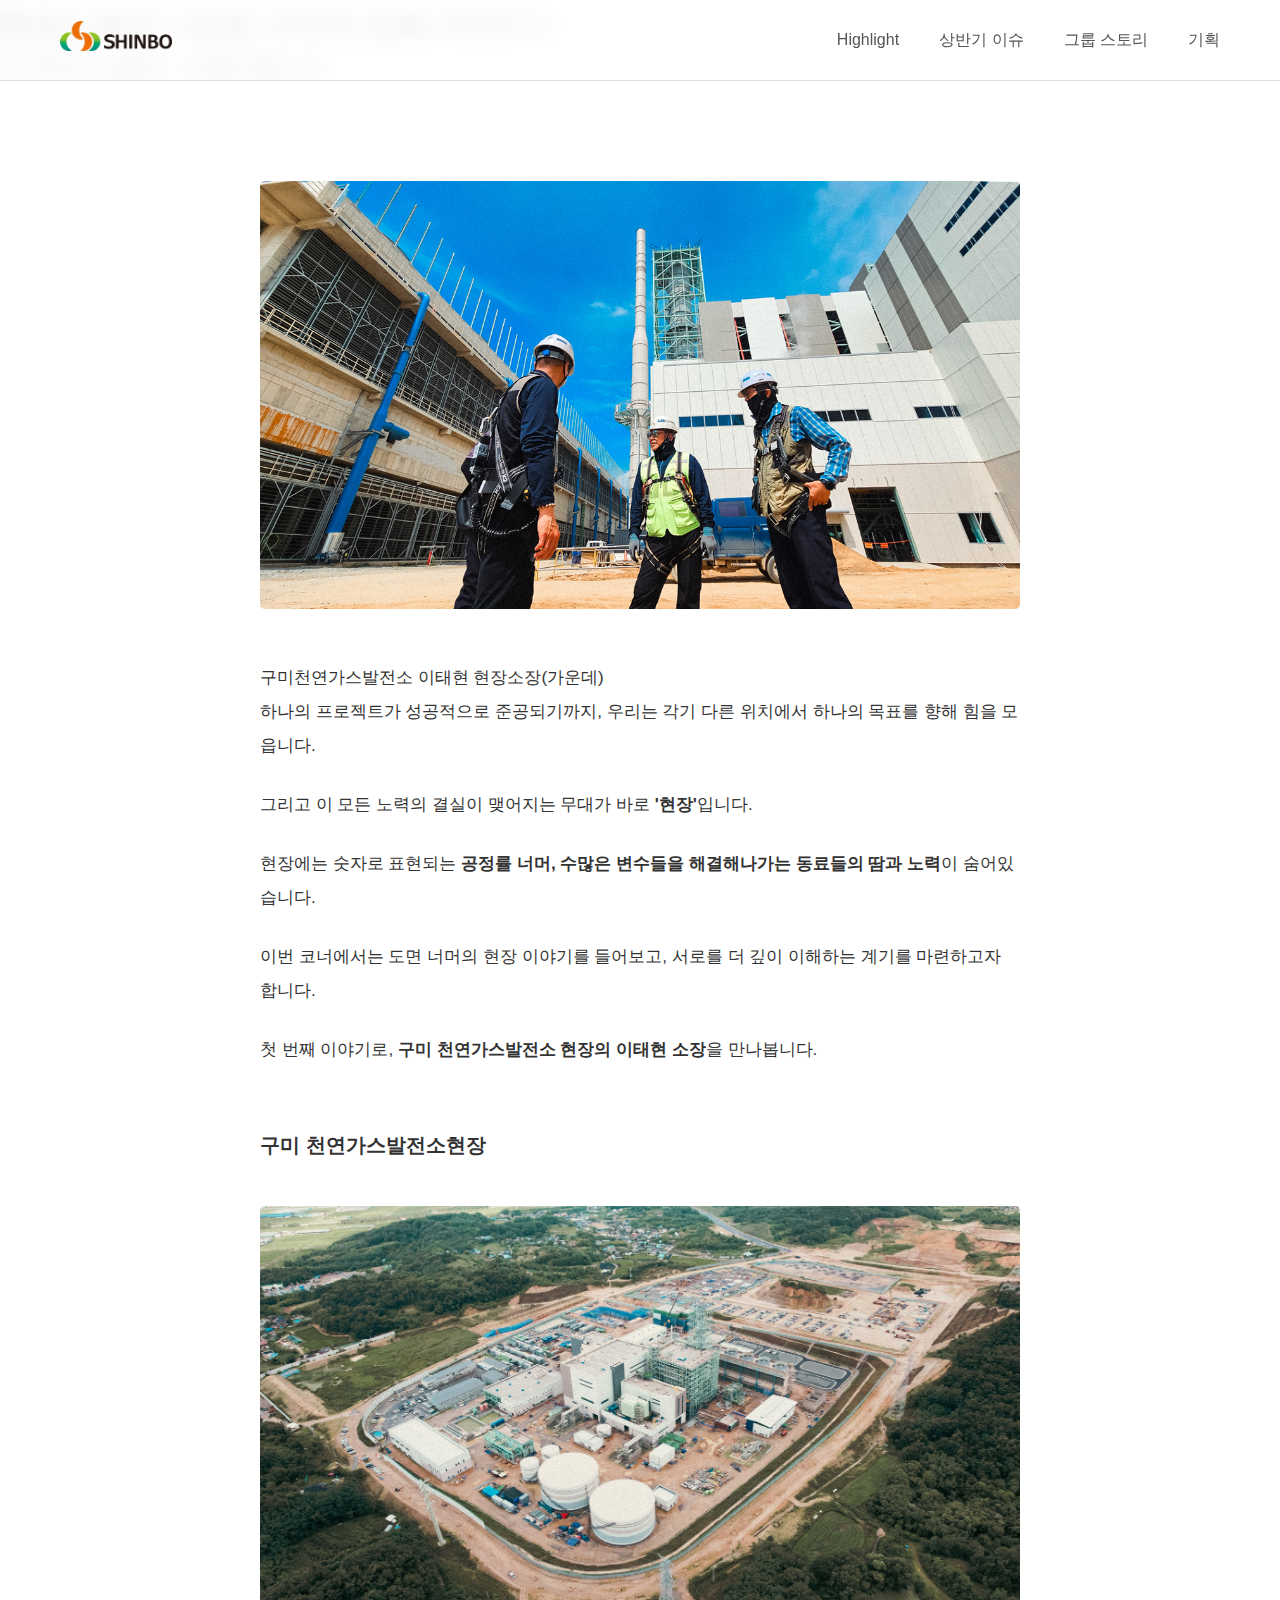
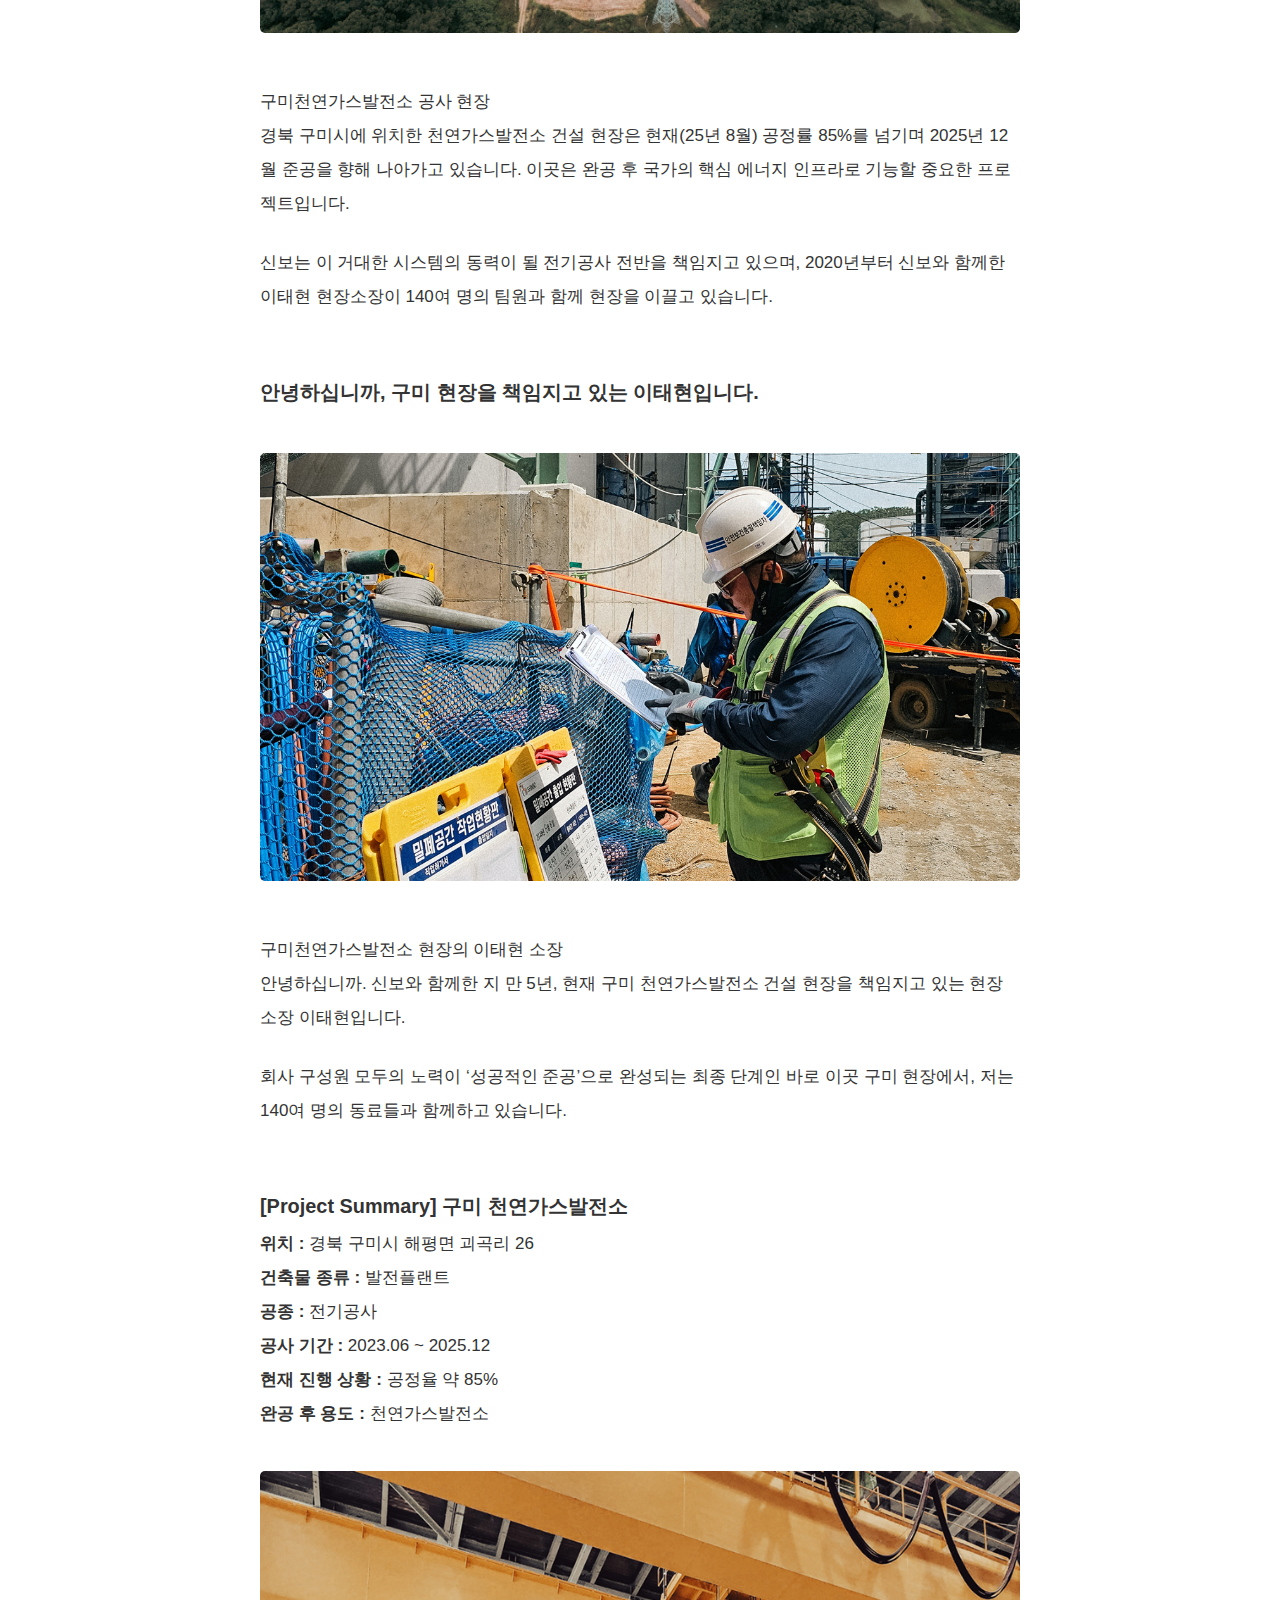
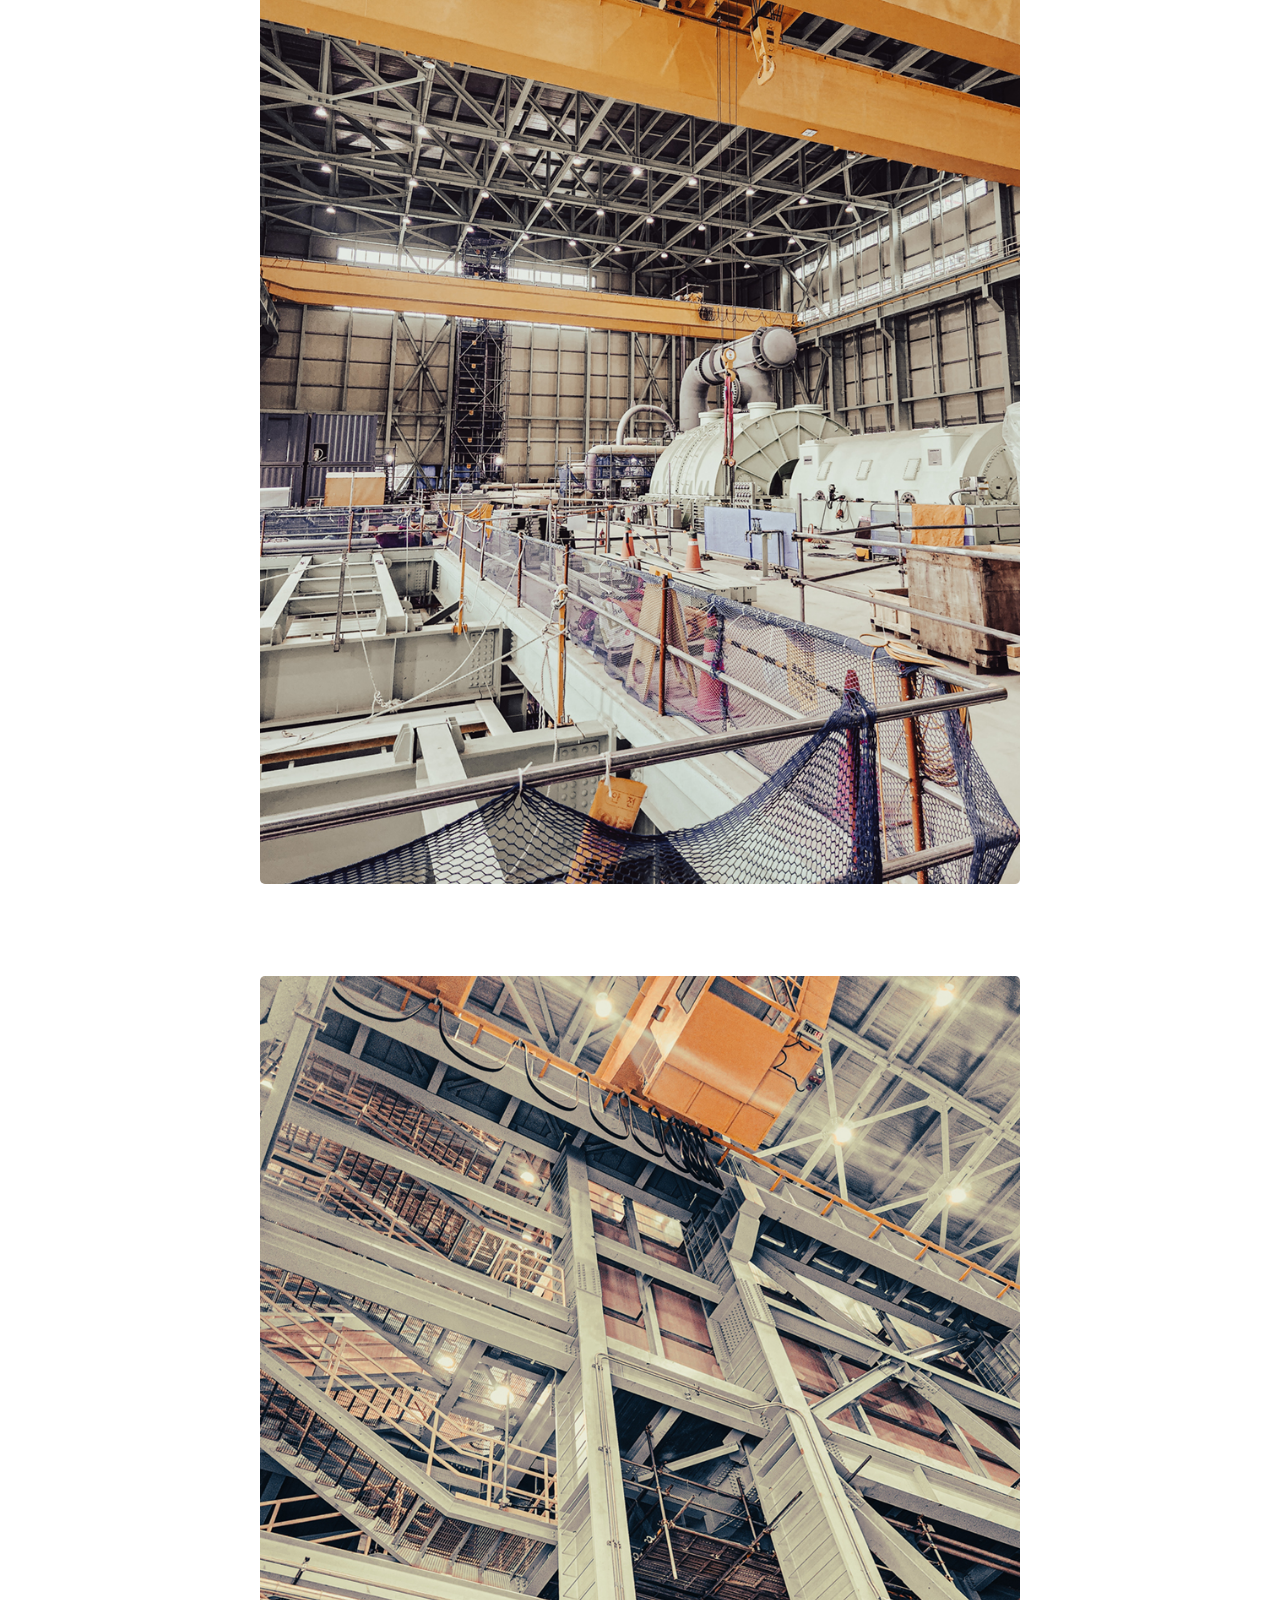
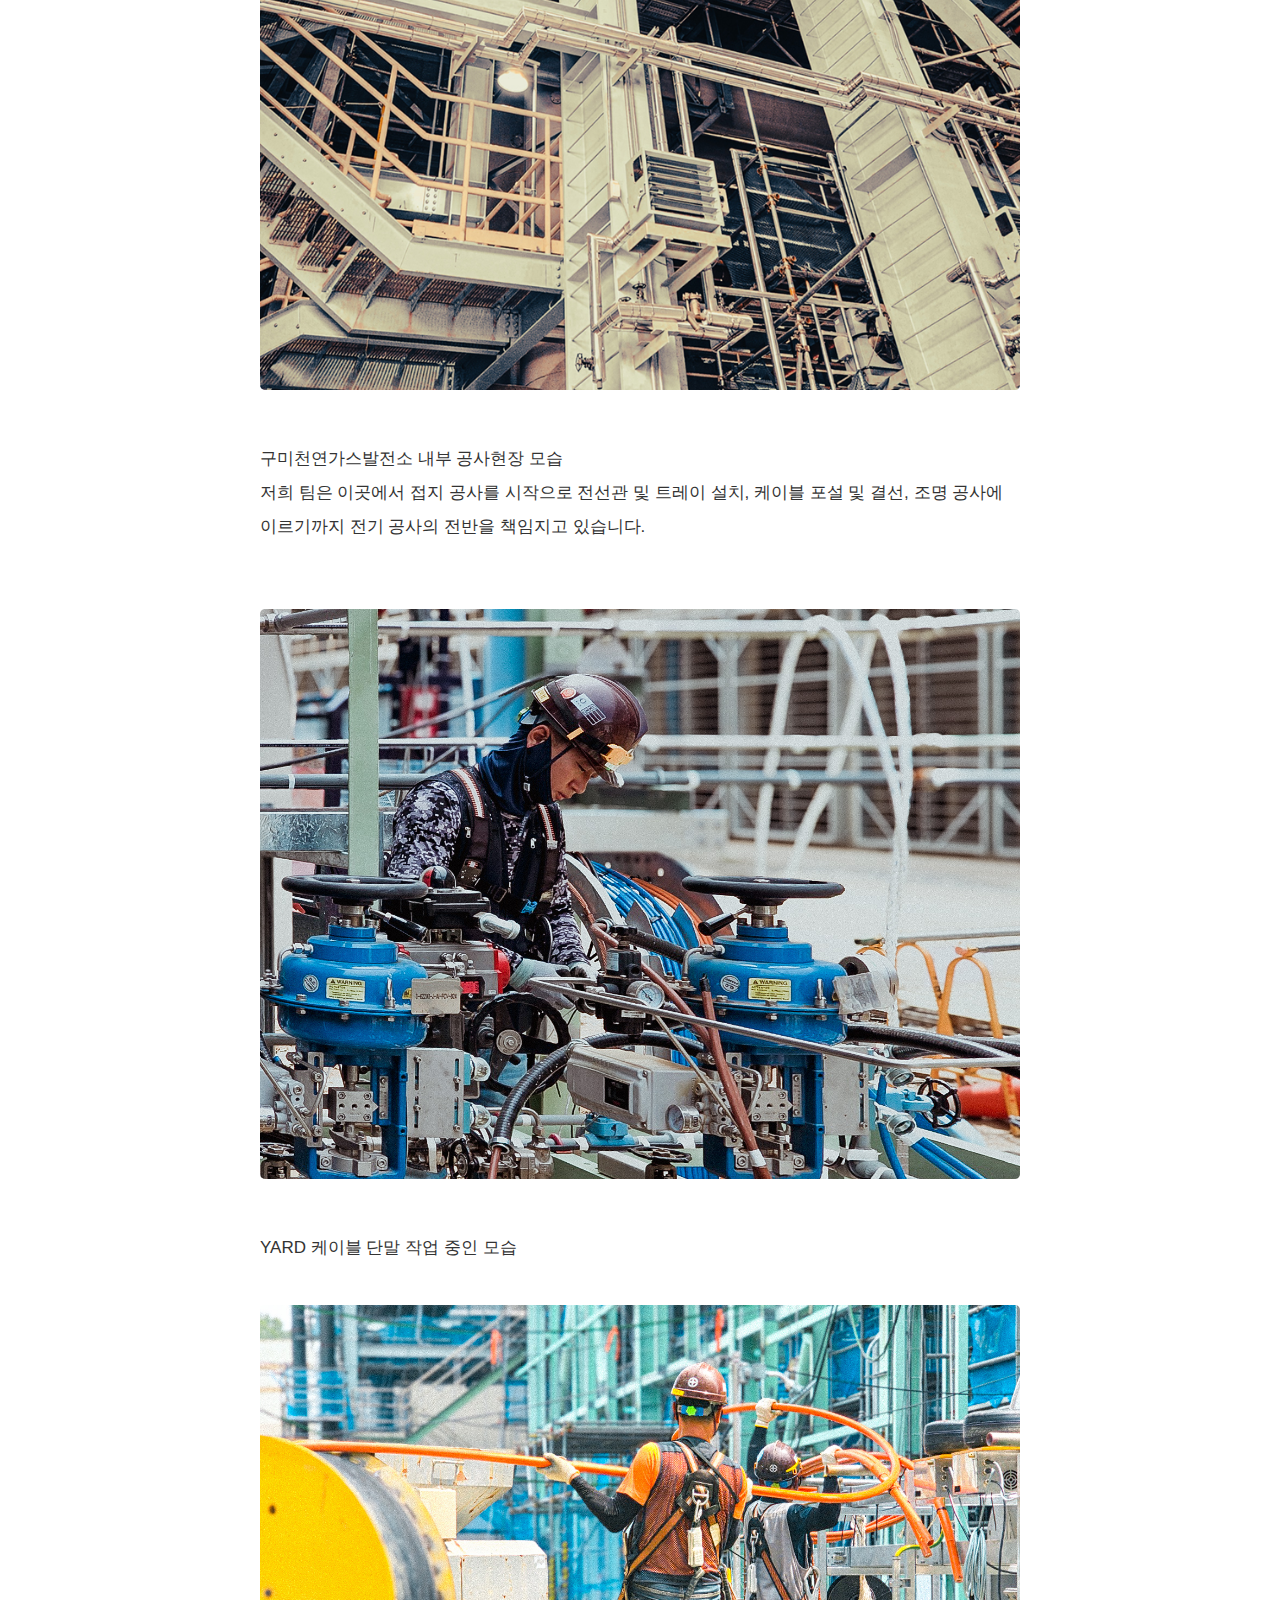
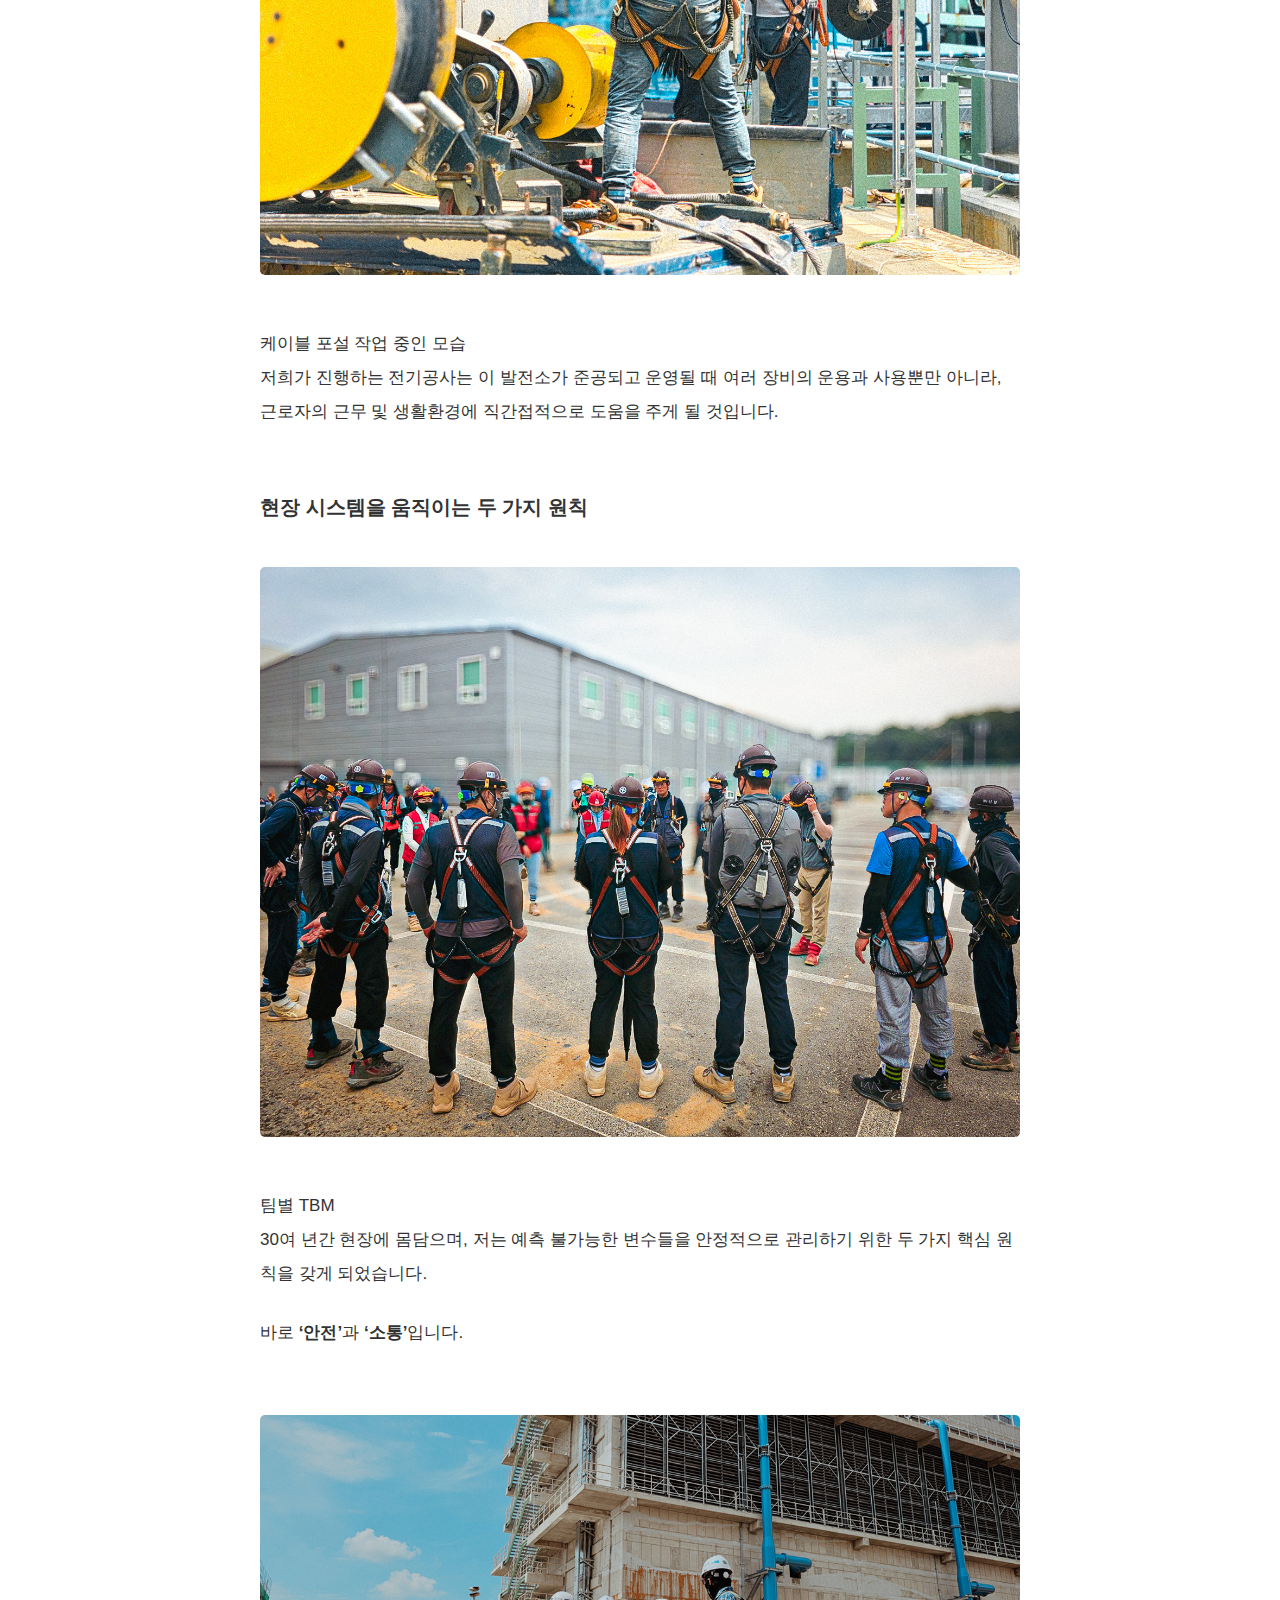
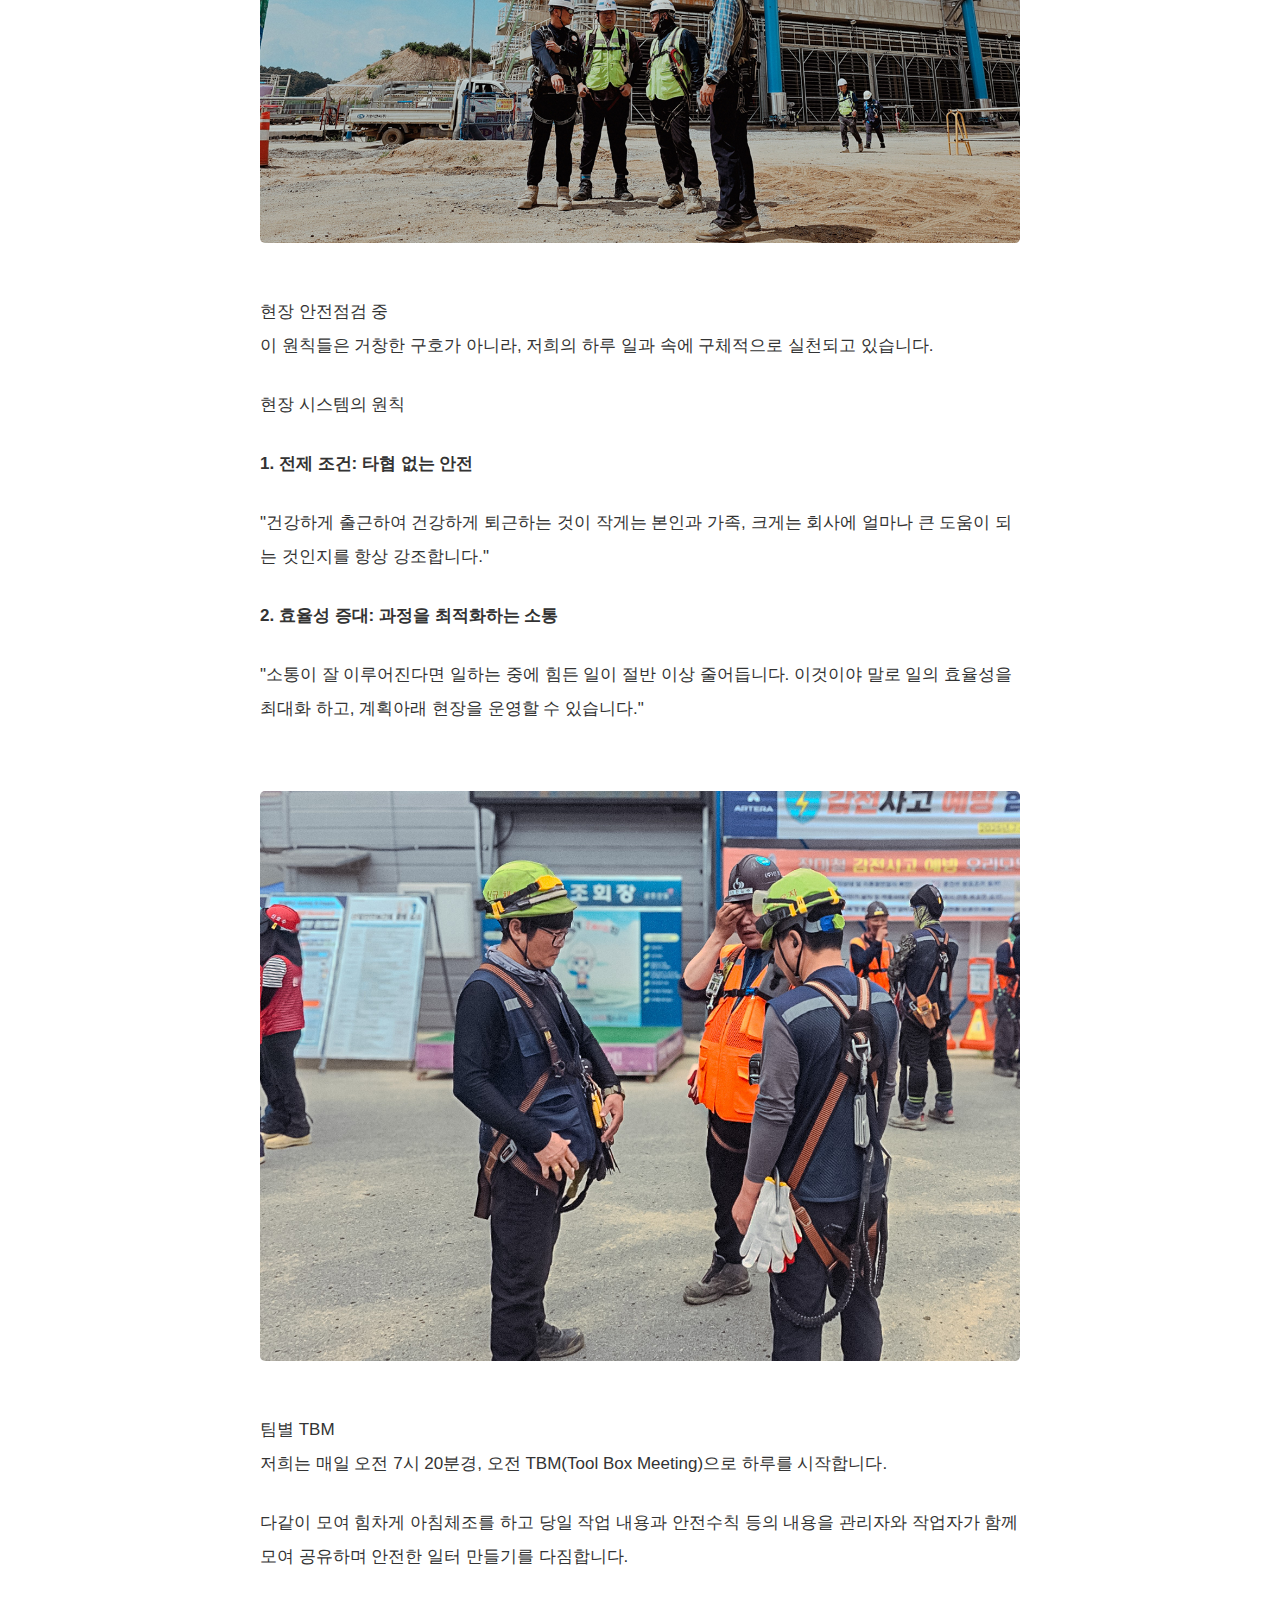
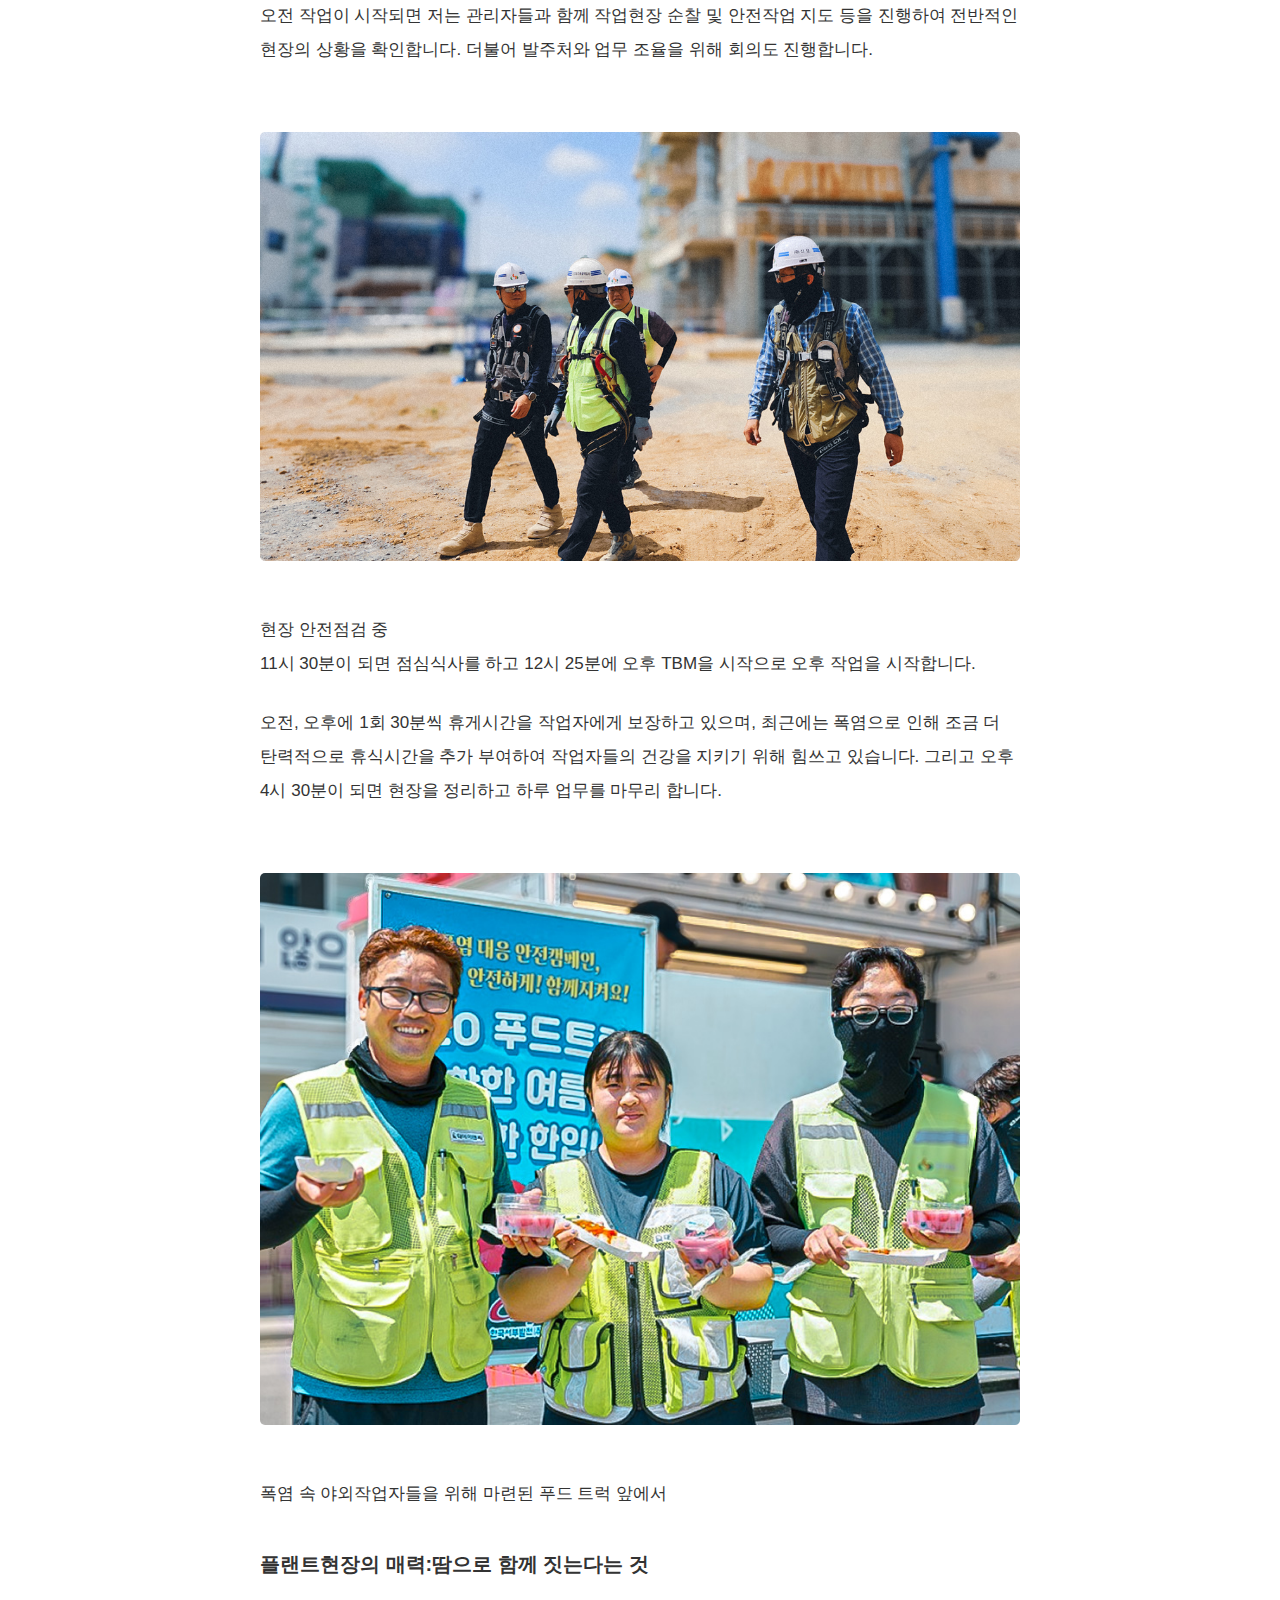
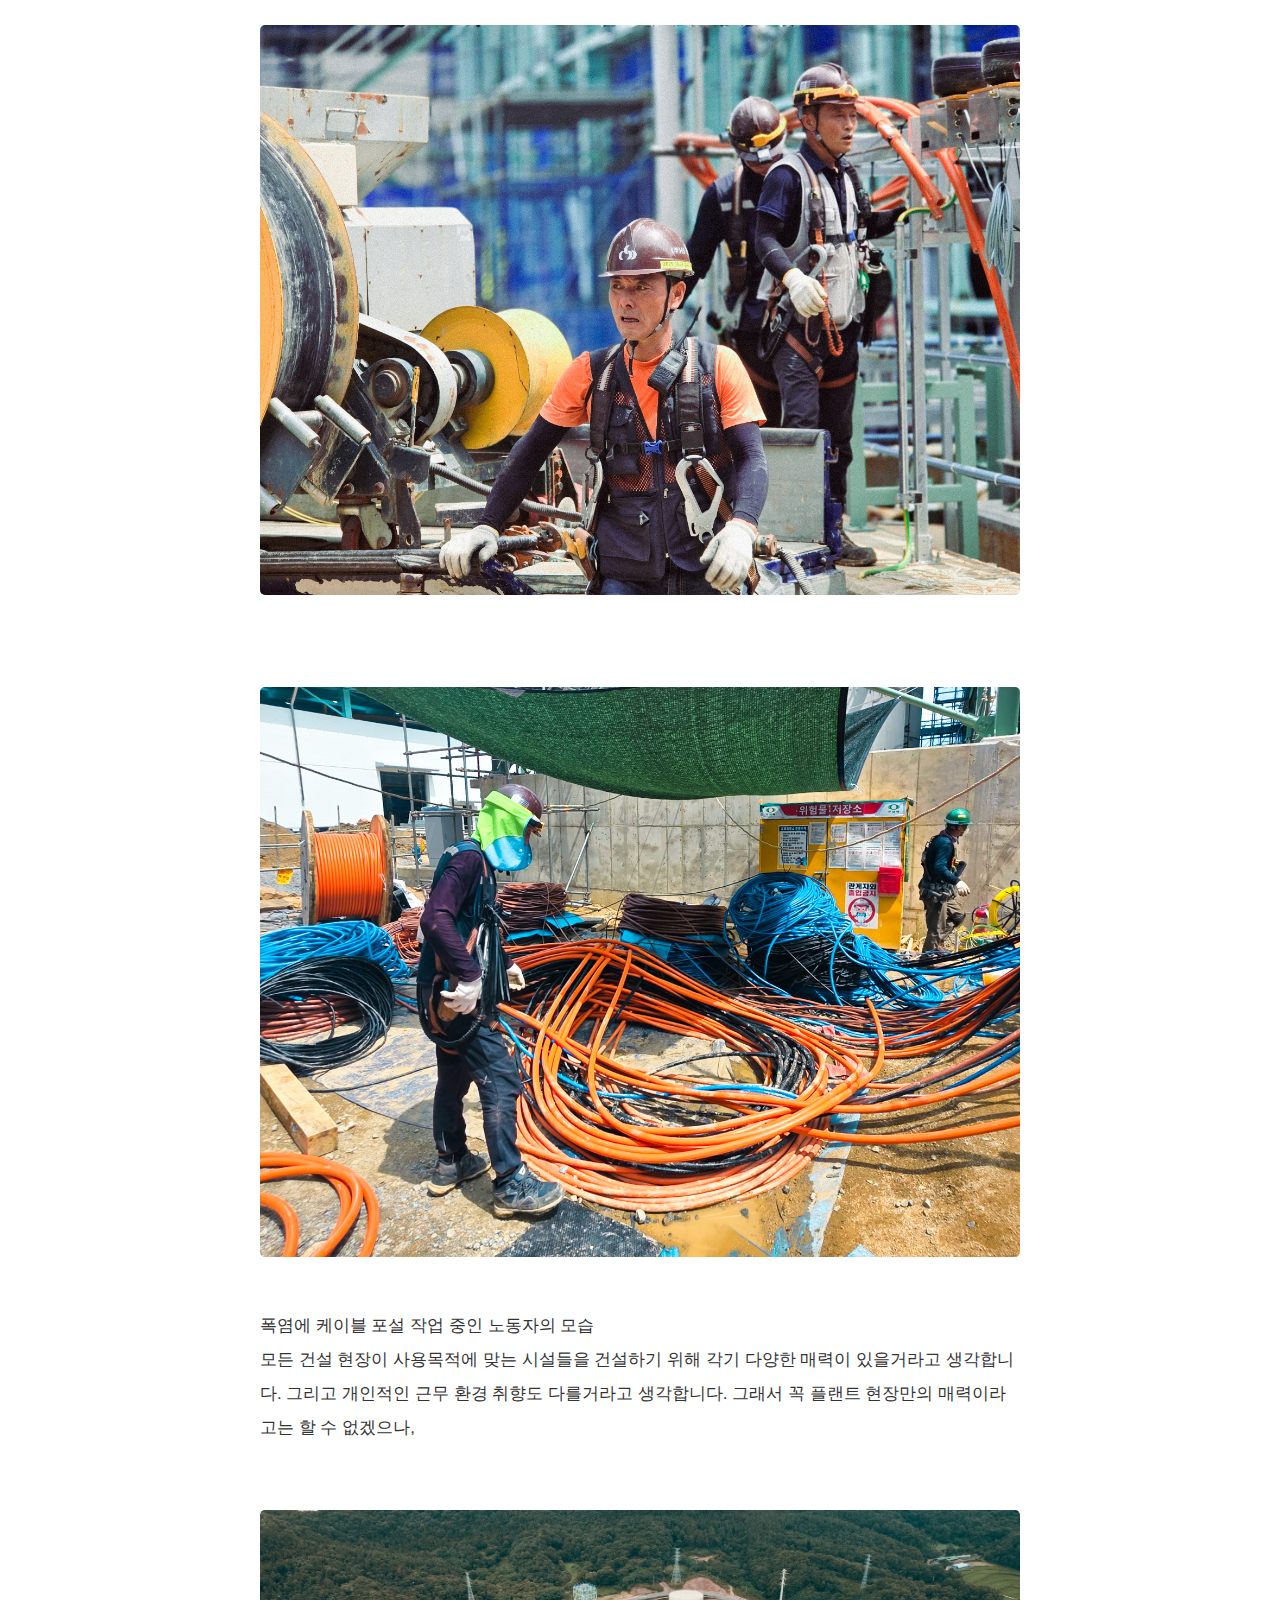
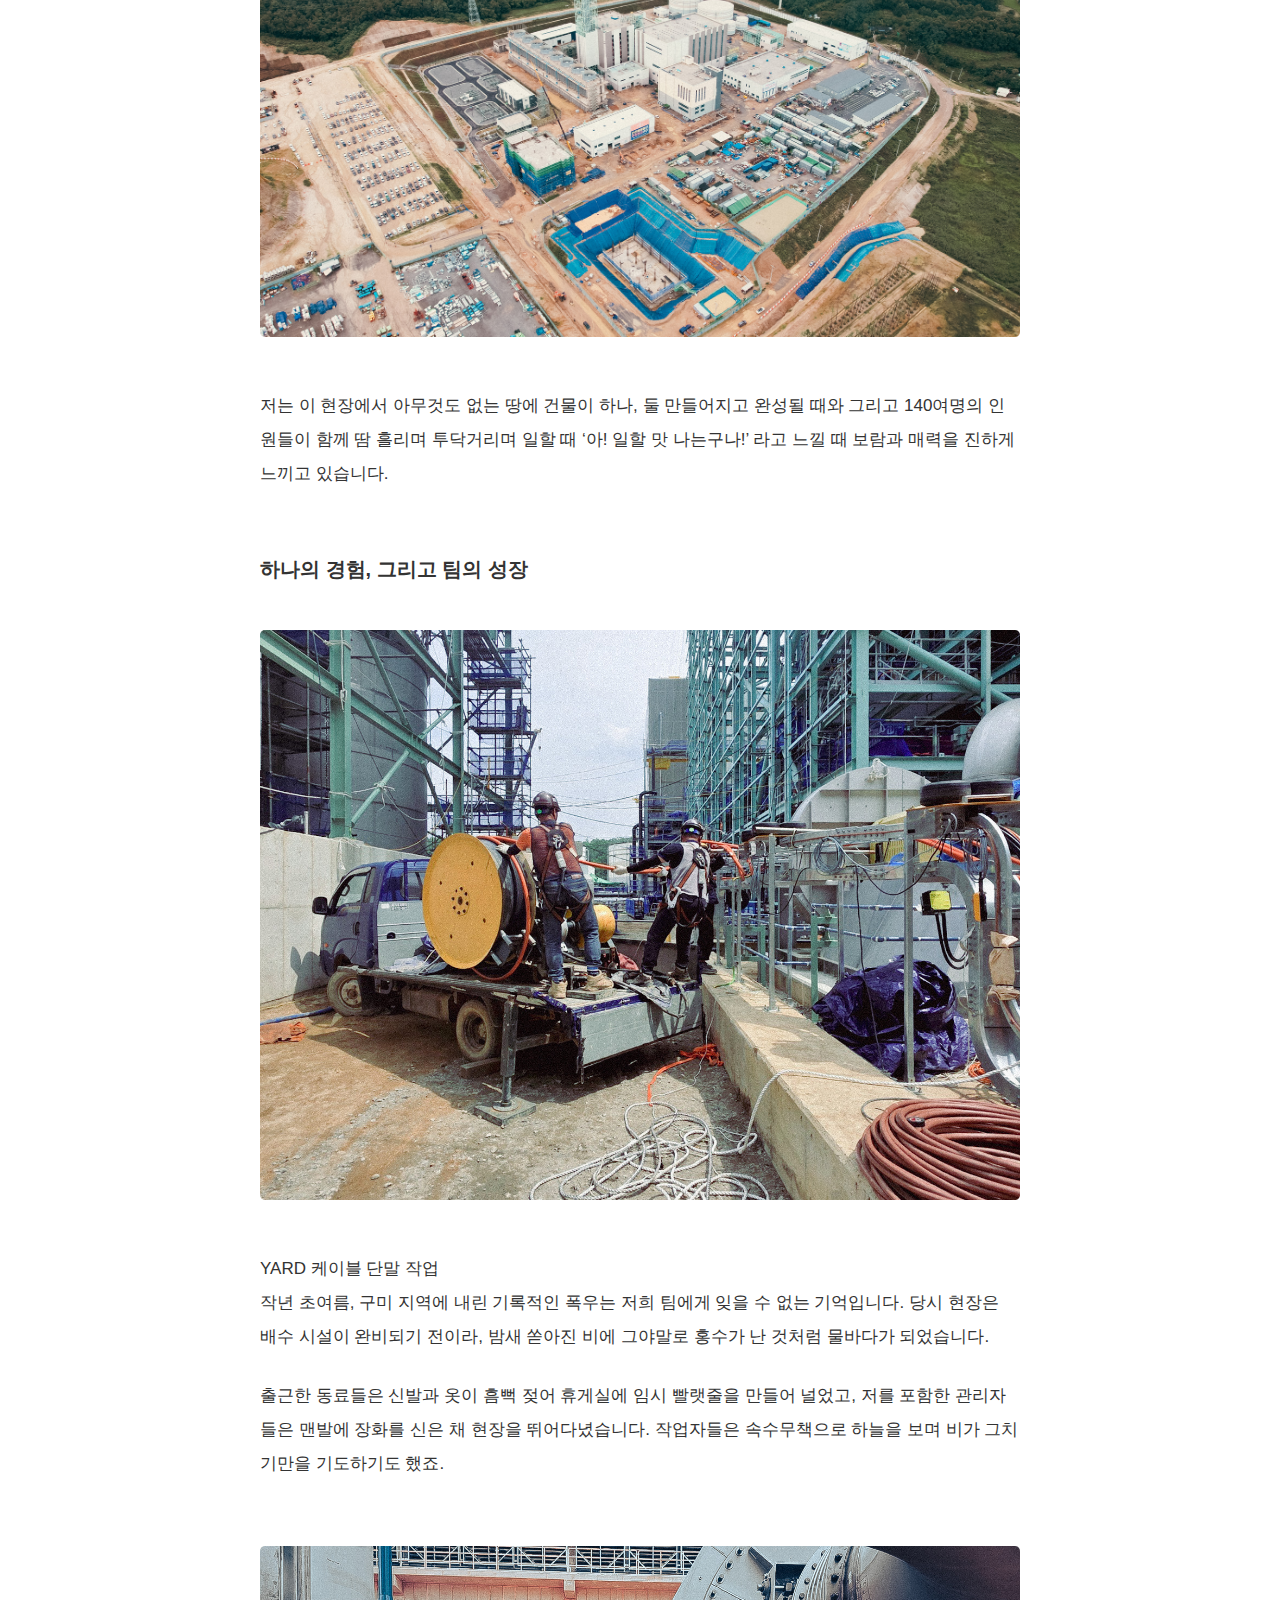
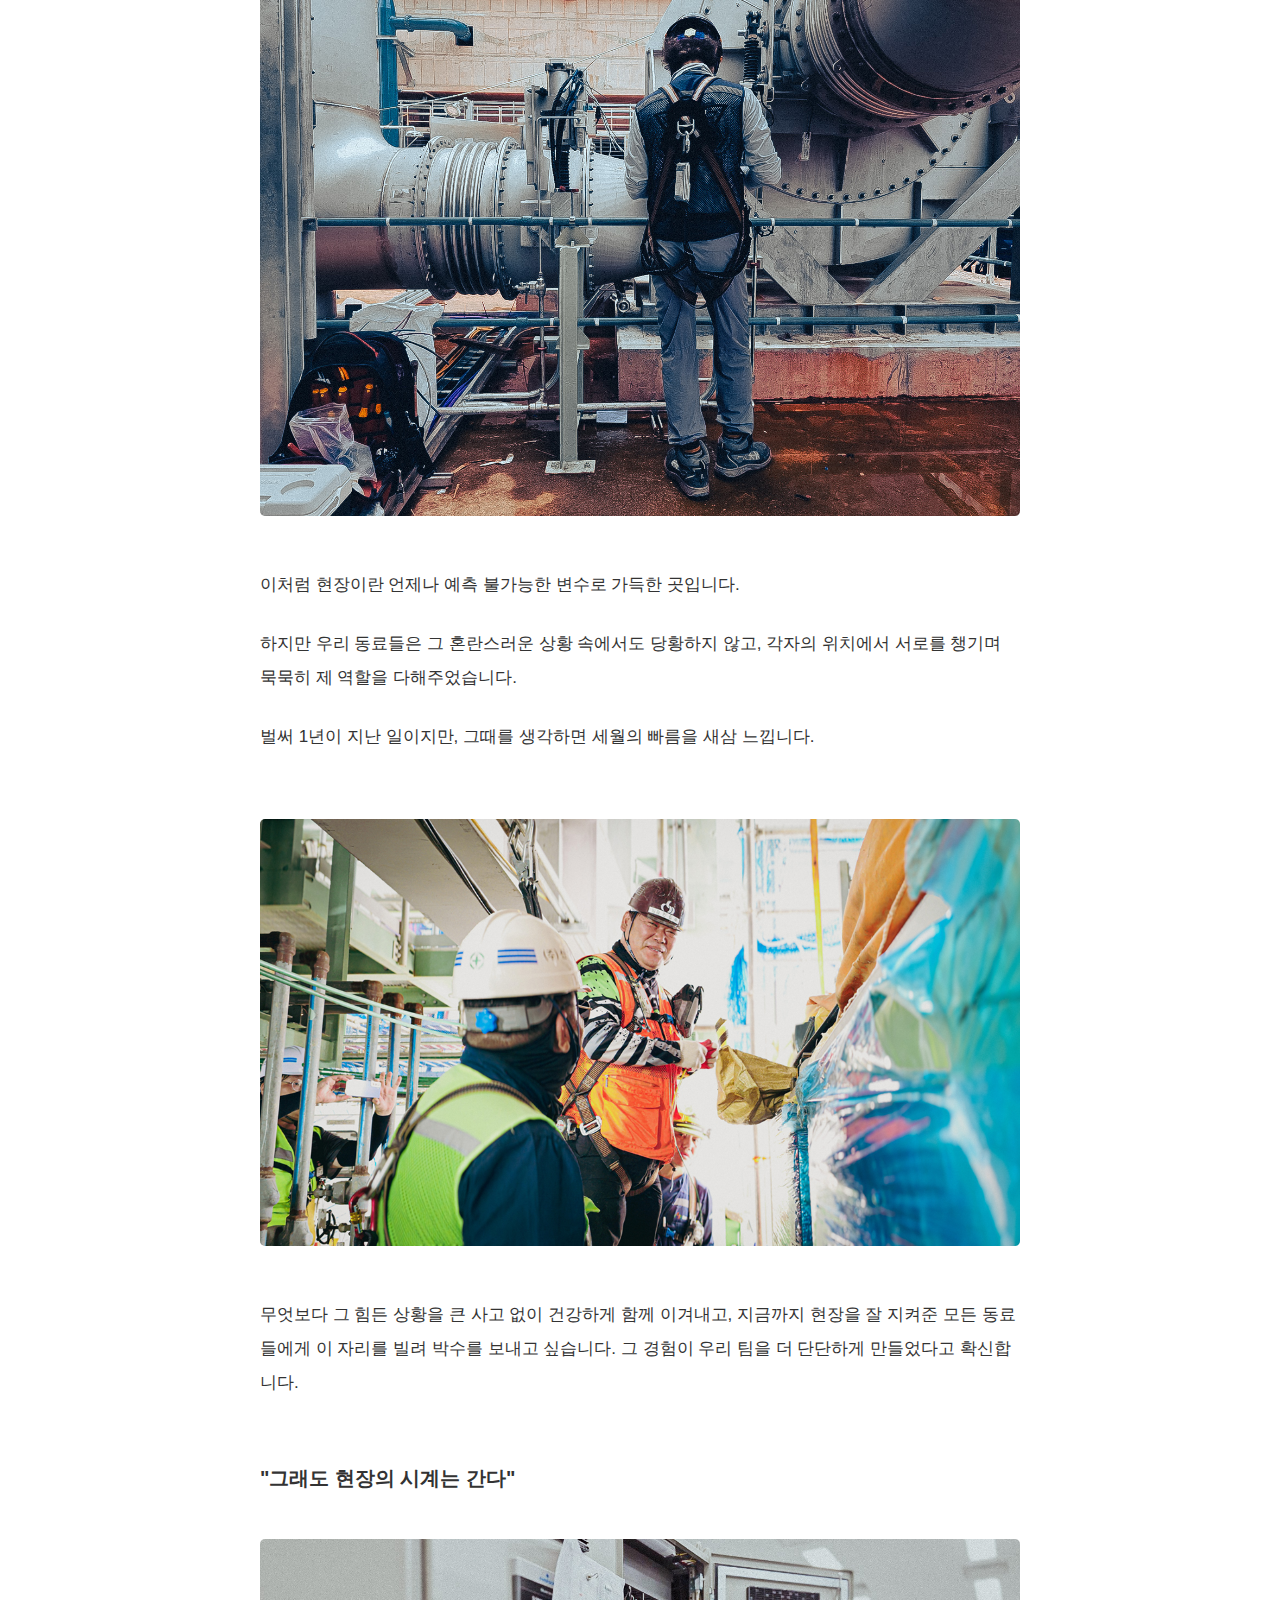
<file: article9.html>
<!DOCTYPE html>
<html lang="ko">
<head>
    <meta charset="UTF-8">
    <meta name="viewport" content="width=device-width, initial-scale=1.0">
    <title>인물소개: 이태현 현장소장 - 신보그룹 웹진</title>
    <link rel="preconnect" href="https://fonts.googleapis.com">
    <link rel="preconnect" href="https://fonts.gstatic.com" crossorigin>
    <link href="https://fonts.googleapis.com/css2?family=Noto+Serif+KR:wght@400;600&display=swap" rel="stylesheet">
    <link rel="stylesheet" href="style.css?v=2024_complete_final">
</head>
<body>

    <header>
        <div class="container">
            <div class="logo">
                <a href="index.html"><img src="logo.png" alt="신보그룹 로고"></a>
            </div>
            <button class="hamburger-menu" id="hamburger-button" aria-label="메뉴 열기">
                <span></span>
                <span></span>
                <span></span>
            </button>
            <nav id="main-nav">
                <ul>
                    <li><a href="index.html#highlight">Highlight</a></li>
                    <li><a href="index.html#issue">상반기 이슈</a></li>
                    <li><a href="index.html#group-story">그룹 스토리</a></li>
                    <li><a href="index.html#featured">기획</a></li>
                </ul>
            </nav>
        </div>
    </header>

    <main class="article-main">
        <div class="article-container">
            <div class="article-title-box">
                <h1>현장스토리 <도면 너머의 진짜 이야기></h1>
                <h3> 구미천연가스발전소 -이태현 현장소장-</h3>
            </div>
            <div class="article-content">
                <figure>
                    <img src="현장스토리 (10).jpg" alt="현장스토리" class="article-image">
                    <figcaption>구미천연가스발전소 이태현 현장소장(가운데)</figcaption>
                </figure>
                <div class="intro-serif-font">
                    <p>하나의 프로젝트가 성공적으로 준공되기까지, 우리는 각기 다른 위치에서 하나의 목표를 향해 힘을 모읍니다.</p>
                </div>
                <div class="intro-serif-font">
                    <p>그리고 이 모든 노력의 결실이 맺어지는 무대가 바로 <strong>'현장'</strong>입니다.</p>   
                </div>
                <div class="intro-serif-font">
                    <p>현장에는 숫자로 표현되는 <strong><span class="text-orange">공정률 너머, 수많은 변수들을 해결해나가는 동료들의 땀과 노력</span></strong>이 숨어있습니다.</p>
                </div>
                
                <div class="info-box">
                    <p>이번 코너에서는 도면 너머의 현장 이야기를 들어보고, 서로를 더 깊이 이해하는 계기를 마련하고자 합니다.</p>
                    <p> 첫 번째 이야기로, <strong>구미 천연가스발전소 현장의 이태현 소장</strong>을 만나봅니다.</p>
                </div>
                <br>

                <h3>구미 천연가스발전소현장</h3>
                <figure>   
                    <img src="현장스토리 (2).jpg" alt="현장스토리" class="article-image">
                    <figcaption>구미천연가스발전소 공사 현장 </figcaption>
                </figure>
                <div class="info-box">
                    <p>경북 구미시에 위치한 천연가스발전소 건설 현장은 현재(25년 8월) 공정률 85%를 넘기며 2025년 12월 준공을 향해 나아가고 있습니다. 이곳은 완공 후 국가의 핵심 에너지 인프라로 기능할 중요한 프로젝트입니다.</p>
                    <p>신보는 이 거대한 시스템의 동력이 될 전기공사 전반을 책임지고 있으며, 2020년부터 신보와 함께한 이태현 현장소장이 140여 명의 팀원과 함께 현장을 이끌고 있습니다.</p>
                </div>
                <br>

                <h3>안녕하십니까, <span class="text-orange">구미 현장을 책임지고 있는 이태현</span>입니다.</h3>
                <figure>      
                    <img src="현장스토리 (9).jpg" alt="현장스토리" class="article-image">
                    <figcaption>구미천연가스발전소 현장의 이태현 소장 </figcaption>
                </figure>
                <p>안녕하십니까. 신보와 함께한 지 만 5년, 현재 구미 천연가스발전소 건설 현장을 책임지고 있는 현장소장 이태현입니다.</p>
                <p>회사 구성원 모두의 노력이 ‘성공적인 준공’으로 완성되는 최종 단계인 바로 이곳 구미 현장에서, 저는 140여 명의 동료들과 함께하고 있습니다.</p>
                <br>
                        <h3>[Project Summary] 구미 천연가스발전소</h3>

                <div class="info-box">
                    <ul>
                        <li><strong>위치 :</strong> 경북 구미시 해평면 괴곡리 26</li>
                        <li><strong>건축물 종류 :</strong> 발전플랜트</li>
                        <li><strong>공종 :</strong> 전기공사</li>
                        <li><strong>공사 기간 :</strong> 2023.06 ~ 2025.12</li>
                        <li><strong>현재 진행 상황 :</strong> 공정율 약 85%</li>
                        <li><strong>완공 후 용도 :</strong> 천연가스발전소</li>
                    </ul>
                </div>
                
                <figure>
                    <img src="현장스토리 (4).jpg" alt="현장스토리" class="article-image">
                    <img src="현장스토리 (6).jpg" alt="현장스토리" class="article-image">
                    <figcaption>구미천연가스발전소 내부 공사현장 모습 </figcaption>
                </figure>

                <p>저희 팀은 이곳에서 접지 공사를 시작으로 전선관 및 트레이 설치, 케이블 포설 및 결선, 조명 공사에 이르기까지 전기 공사의 전반을 책임지고 있습니다.</p>
                
                <figure>
                    <img src="현장스토리 (19).jpg" alt="현장스토리" class="article-image">
                    <figcaption>YARD 케이블 단말 작업 중인 모습</figcaption>
                </figure>
                <figure>
                    <img src="현장스토리 (27).jpg" alt="현장스토리" class="article-image">    
                    <figcaption>케이블 포설 작업 중인 모습</figcaption>
                </figure>
                
                <p>저희가 진행하는 전기공사는 이 발전소가 준공되고 운영될 때 여러 장비의 운용과 사용뿐만 아니라, 근로자의 근무 및 생활환경에 직간접적으로 도움을 주게 될 것입니다.</p>
                <br>

                <h3>현장 시스템을 움직이는 <span class="text-orange">두 가지 원칙</span></h3>
                <figure>
                    <img src="현장스토리 (29).jpg" alt="현장스토리" class="article-image">
                    <figcaption>팀별 TBM</figcaption>
                </figure>
                <p>30여 년간 현장에 몸담으며, 저는 예측 불가능한 변수들을 안정적으로 관리하기 위한 두 가지 핵심 원칙을 갖게 되었습니다.</p>
                <p>바로 <strong>‘안전’</strong>과 <strong>‘소통’</strong>입니다.</p>
                <figure>    
                    <img src="현장스토리 (12).jpg" alt="현장스토리" class="article-image">
                    <figcaption>현장 안전점검 중</figcaption>
                </figure>
                <p>이 원칙들은 거창한 구호가 아니라, 저희의 하루 일과 속에 구체적으로 실천되고 있습니다.</p> 

                <div class="info-box">
                    <p><span class="text-orange">현장 시스템의 원칙</span></p>
                    <p><strong>1. 전제 조건: 타협 없는 안전</strong></p>
                    <p>"건강하게 출근하여 건강하게 퇴근하는 것이 작게는 본인과 가족, 크게는 회사에 얼마나 큰 도움이 되는 것인지를 항상 강조합니다."</p>
                    <p><strong>2. 효율성 증대: 과정을 최적화하는 소통</strong></p>
                    <p>"소통이 잘 이루어진다면 일하는 중에 힘든 일이 절반 이상 줄어듭니다. 이것이야 말로 일의 효율성을 최대화 하고, 계획아래 현장을 운영할 수 있습니다."</p>
                </div>   
                
                <figure>   
                    <img src="현장스토리 (30).jpg" alt="현장스토리" class="article-image">
                    <figcaption>팀별 TBM</figcaption>
                </figure>
                <p>저희는 매일 오전 7시 20분경, 오전 TBM(Tool Box Meeting)으로 하루를 시작합니다.</p>
                <p>다같이 모여 힘차게 아침체조를 하고 당일 작업 내용과 안전수칙 등의 내용을 관리자와 작업자가 함께 모여 공유하며 안전한 일터 만들기를 다짐합니다.</p>
                <p>오전 작업이 시작되면 저는 관리자들과 함께 작업현장 순찰 및 안전작업 지도 등을 진행하여 전반적인 현장의 상황을 확인합니다. 더불어 발주처와 업무 조율을 위해 회의도 진행합니다.</p>
                <figure>
                    <img src="현장스토리 (11).jpg" alt="현장스토리" class="article-image">
                    <figcaption>현장 안전점검 중</figcaption>
                </figure>
                <p>11시 30분이 되면 점심식사를 하고 12시 25분에 오후 TBM을 시작으로 오후 작업을 시작합니다.</p>
                <p>오전, 오후에 1회 30분씩 휴게시간을 작업자에게 보장하고 있으며, 최근에는 폭염으로 인해 조금 더 탄력적으로 휴식시간을 추가 부여하여 작업자들의 건강을 지키기 위해 힘쓰고 있습니다. 그리고 오후 4시 30분이 되면 현장을 정리하고 하루 업무를 마무리 합니다.</p>
                <figure>    
                    <img src="현장스토리 (31).jpg" alt="현장스토리" class="article-image">
                    <figcaption>폭염 속 야외작업자들을 위해 마련된 푸드 트럭 앞에서</figcaption>
                </figure>
                <br>
                
                <h3>플랜트현장의 매력:<span class="text-orange">땀으로 함께</span> 짓는다는 것</h3>
                <figure>
                    <img src="111.jpg" alt="현장스토리" class="article-image">
                </figure>
                <figure>
                    <img src="222.jpg" alt="현장스토리" class="article-image">
                    <figcaption>폭염에 케이블 포설 작업 중인 노동자의 모습</figcaption>
                </figure>

                <p>모든 건설 현장이 사용목적에 맞는 시설들을 건설하기 위해 각기 다양한 매력이 있을거라고 생각합니다. 그리고 개인적인 근무 환경 취향도 다를거라고 생각합니다. 그래서 꼭 플랜트 현장만의 매력이라고는 할 수 없겠으나,</p>
                <img src="현장스토리 (3).jpg" alt="현장스토리" class="article-image">
                <p> 저는 이 현장에서 아무것도 없는 땅에 건물이 하나, 둘 만들어지고 완성될 때와 그리고 140여명의 인원들이 함께 땀 흘리며 투닥거리며 일할 때 ‘아! 일할 맛 나는구나!’ 라고 느낄 때 보람과 매력을 진하게 느끼고 있습니다.</p>
                <br>

                <h3>하나의 경험, 그리고<span class="text-orange"> 팀의 성장</span></h3>
                <figure>
                    <img src="현장스토리 (25).jpg" alt="현장스토리" class="article-image">
                    <figcaption>YARD 케이블 단말 작업</figcaption>
                </figure>
                <p>작년 초여름, 구미 지역에 내린 기록적인 폭우는 저희 팀에게 잊을 수 없는 기억입니다. 당시 현장은 배수 시설이 완비되기 전이라, 밤새 쏟아진 비에 그야말로 홍수가 난 것처럼 물바다가 되었습니다.</p>
                <p>출근한 동료들은 신발과 옷이 흠뻑 젖어 휴게실에 임시 빨랫줄을 만들어 널었고, 저를 포함한 관리자들은 맨발에 장화를 신은 채 현장을 뛰어다녔습니다. 작업자들은 속수무책으로 하늘을 보며 비가 그치기만을 기도하기도 했죠.</p>     
                <img src="현장스토리 (18).jpg" alt="현장스토리" class="article-image">
                <p>이처럼 현장이란 언제나 예측 불가능한 변수로 가득한 곳입니다.</p> 
                <p>하지만 우리 동료들은 그 혼란스러운 상황 속에서도 당황하지 않고, 각자의 위치에서 서로를 챙기며 묵묵히 제 역할을 다해주었습니다.</p>
                <p>벌써 1년이 지난 일이지만, 그때를 생각하면 세월의 빠름을 새삼 느낍니다.</p>
                <img src="현장스토리 (14).jpg" alt="현장스토리" class="article-image">
                <p>무엇보다 그 힘든 상황을 큰 사고 없이 건강하게 함께 이겨내고, 지금까지 현장을 잘 지켜준 모든 동료들에게 이 자리를 빌려 박수를 보내고 싶습니다. 그 경험이 우리 팀을 더 단단하게 만들었다고 확신합니다.</p>
                <br>
                
                <h3>"그래도 현장의 시계는 간다"</h3>
                
                <figure>
                    <div class="image-grid">                                
                        <img src="현장스토리 (23).jpg" alt="현장스토리" class="article-image">
                        <img src="현장스토리 (24).jpg" alt="현장스토리" class="article-image">
                    </div>
                    <figcaption>전자기기실 케이블 결선 작업</figcaption>
                </figure>

                <p>제가 30여년 건설현장에서 일을 한 경험을 바탕으로 최근 현장소장으로 관리자를 비롯한 모든 근로자에게 강조하는 것 중  첫번째는 단연 <strong>“안전”</strong> 입니다. 건강하게 출근하여 건강하게 퇴근하는 것이 작게는 본인과 가족, 크게는 회사에 얼마나 큰 도움이 되는 것인지를 항상 강조하고 있습니다.</p>
                <p>그리고 두번째로 강조하는 것은 <strong>"소통"</strong>입니다. 같이 작업하는 동료들과 같은 현장에서 있는 타업체 근로자들까지, 다같이 소통이 잘 이루어진다면 일하는 중에 힘든 일이 절반 이상 줄어든 다는 점을 주지시켜주고 있습니다.</p>
                <figure>
                    <img src="현장스토리 (21).jpg" alt="현장스토리" class="article-image">
                    <figcaption>공구실 관리</figcaption>
                </figure>
                <figure>
                    <img src="333.jpg" alt="현장스토리" class="article-image">
                    <figcaption>전기실 출입 관리 중</figcaption>
                </figure>

                <div class="highlight-box">
                    <p>그래서 제가 감히 각자의 위치에서 열심히 땀 흘리고 있는 모든 신보인들에게도 같은 말을 전하고 싶습니다. 여러분의 건강과 안전, 이것이 최우선 입니다. 역대 최악이라는 폭염에 습도마저 높아 숨쉬기 힘든 시간들이 이어지고 있습니다. 여러분들 모두가 본인의 건강을 위해 조금만 시간과 노력을 투자하면 모두가 행복한 일터가 될 것입니다.</p>
                </div>
                <div class="highlight-box">
                    <p>그리고 소통하십시오. 업무 관련 얘기로 대화를 하셔도 좋습니다만, 짬을 내서 동료와 함께 시원하게 음료수 한 잔 하시면서 시시콜콜한 대화를 나누어 보십시오. 또, 퇴근 후 같이 식사 하시면서 일 얘기, 가족 얘기 등등 많은 대화를 나누어 보십시오. 그러면 일의 효율이 높아질 뿐만 아니라 여러분들 일하는 곳이 더욱 즐거운 일터가 될 것입니다.</p>
                </div>
                
                <img src="현장스토리 (17).jpg" alt="현장스토리" class="article-image">
                <p>여러분, 올해 여름은 예보대로 많이 무덥습니다. 그러나 ‘그래도 국방부의 시계는 간다’ 라는 농담처럼 ‘그래도 현장의 시계는 간다’ 라는 말씀을 드리고 싶습니다. 상대방을 조금 더 배려하는 마음과 웃는 모습으로 항상 건강하고 안전하게 각자의 위치에서 건승하시길 바랍니다. 감사합니다.</p>
            </div>
            
            <div style="text-align: center; margin-top: 60px;">
                <a href="index.html" class="back-to-list-button">목록으로 돌아가기</a>
            </div>
        </div>
    </main>

    <footer>
        <div class="container">
            <p>신보그룹의 사람, 현장, 문화 이야기를 전합니다.</p>
            <p>발행처 : 신보그룹 인사팀 ㅣ 문의 : jhlee@shinbonet.com</p>
            <p>© 2024 Shinbo Group. All rights reserved.</p>
        </div>
    </footer>
    <script src="script.js"></script>
</body>
</html>
</file>
<file: style.css>
/* =================================================================
   기본 설정 (Reset & Variables)
   ================================================================= */

:root {
    --main-blue: #003366;
    --text-dark: #333333;
    --text-light: #555555;
    --border-color: #e0e0e0;
    --bg-light: #f9f9f9;
}

* {
    margin: 0;
    padding: 0;
    box-sizing: border-box;
}

body {
    font-family: 'Noto Sans KR', sans-serif;
    line-height: 1.6;
    color: var(--text-dark);
    background-color: #fff;
}

a {
    text-decoration: none;
    color: inherit;
}

ul {
    list-style: none;
}

.container {
    max-width: 1200px;
    margin: 0 auto;
    padding: 0 20px;
}

/* =================================================================
   헤더 (Header)
   ================================================================= */

header {
    width: 100%;
    position: fixed;
    top: 0;
    left: 0;
    z-index: 100;
    background-color: rgba(255, 255, 255, 0.9);
    backdrop-filter: blur(10px);
    border-bottom: 1px solid var(--border-color);
}

header .container {
    display: flex;
    justify-content: space-between;
    align-items: center;
    height: 80px;
}

header .logo img {
    height: 30px;
}

header nav ul {
    display: flex;
    gap: 40px;
}

header nav ul li a {
    font-size: 16px;
    font-weight: 500;
    color: var(--text-light);
    transition: color 0.3s ease;
}

header nav ul li a:hover {
    color: var(--main-blue);
}

.hamburger-menu {
    display: none;
    flex-direction: column;
    justify-content: space-around;
    width: 30px;
    height: 24px;
    background: transparent;
    border: none;
    cursor: pointer;
    padding: 0;
}

.hamburger-menu span {
    width: 100%;
    height: 3px;
    background-color: var(--text-dark);
    transition: all 0.3s ease;
}

/* =================================================================
   메인 비주얼
   ================================================================= */

#main-visual {
    height: 60vh;
    min-height: 400px;
    display: flex;
    flex-direction: column;
    justify-content: center;
    align-items: center;
    text-align: center;
    padding-top: 80px;
    background-image: linear-gradient(rgba(0,0,0,0.3), rgba(0,0,0,0.3)), url('main_visual.jpg');
    background-size: cover;
    background-position: center;
    background-repeat: no-repeat;
    color: #fff;
}

#main-visual .slogan {
    font-size: 48px;
    font-weight: 700;
    color: #fff;
    margin-bottom: 10px;
}

#main-visual p {
    font-size: 18px;
    color: #fff;
}


/* =================================================================
   공통 섹션 및 카드 레이아웃
   ================================================================= */

.section {
    padding: 80px 0;
}

.section h2 {
    font-size: 36px;
    font-weight: 700;
    text-align: center;
    margin-bottom: 15px;
    color: var(--main-blue);
}

.section .section-subtitle {
    font-size: 18px;
    color: var(--text-light);
    text-align: center;
    margin-bottom: 50px;
}

.card-container {
    display: grid;
    grid-template-columns: repeat(4, 1fr);
    gap: 30px;
}

.card {
    border: 1px solid var(--border-color);
    overflow: hidden;
    transition: transform 0.3s ease, box-shadow 0.3s ease;
}

.card:hover {
    transform: translateY(-5px);
    box-shadow: 0 10px 20px rgba(0,0,0,0.05);
}

.card img {
    width: 100%;
    height: 200px;
    object-fit: cover;
    display: block;
}

.card .card-content {
    padding: 25px;
}

.card h3 {
    font-size: 20px;
    font-weight: 700;
    margin-bottom: 15px;
    line-height: 1.4;
}

.card p {
    color: var(--text-light);
    margin-bottom: 20px;
    font-size: 15px;
}

.card .read-more {
    font-weight: 700;
    color: var(--main-blue);
}

/* =================================================================
   소개 섹션 (Intro)
   ================================================================= */
#intro {
    background-color: #fff;
}
.intro-text {
    text-align: center;
    font-size: 18px;
    line-height: 2;
}
.intro-text p {
    margin-bottom: 30px;
}
.intro-text .intro-last-line {
    font-weight: 700;
}

/* =================================================================
   푸터 (Footer)
   ================================================================= */

footer {
    background-color: #f2f2f2;
    padding: 40px 0;
    text-align: center;
    font-size: 14px;
    color: var(--text-light);
}

footer p {
    margin-bottom: 10px;
}


/* =================================================================
   스크롤 애니메이션
   ================================================================= */
.section {
    opacity: 0;
    transform: translateY(30px);
    transition: opacity 0.8s ease, transform 0.8s ease;
}

.section.active {
    opacity: 1;
    transform: translateY(0);
}

/* =================================================================
   ★ 상세 기사 페이지 스타일 (Article)
   ================================================================= */
.article-header {
    padding: 120px 0 60px;
    text-align: center;
    background-color: var(--bg-light);
}
.article-header h1 {
    font-size: 40px;
    font-weight: 700;
    margin-bottom: 15px;
    color: var(--main-blue);
}
.article-header .meta {
    font-size: 16px;
    color: var(--text-light);
}
.article-content {
    max-width: 800px;
    margin: 60px auto;
    padding: 0 20px;
    font-size: 17px;
    line-height: 2;
}
.article-content img {
    max-width: 100%;
    height: auto;
    margin: 40px 0;
    border-radius: 5px;
}
.article-content h2 {
    font-size: 28px;
    margin: 50px 0 20px;
    padding-bottom: 10px;
    border-bottom: 2px solid var(--border-color);
}
.article-content p {
    margin-bottom: 25px;
}
.article-content blockquote {
    margin: 30px 0;
    padding: 20px 30px;
    background-color: var(--bg-light);
    border-left: 4px solid var(--main-blue);
    font-style: italic;
}


/* =================================================================
   모달/팝업창 공통 스타일
   ================================================================= */

.modal-overlay {
    position: fixed;
    top: 0;
    left: 0;
    width: 100%;
    height: 100%;
    background-color: rgba(0, 0, 0, 0.6);
    display: none;
    justify-content: center;
    align-items: center;
    z-index: 2000;
    opacity: 0;
    transition: opacity 0.3s ease;
}

.modal-overlay.active {
    display: flex;
    opacity: 1;
}

.modal-content {
    background-color: #ffffff;
    padding: 40px 50px;
    max-width: 600px;
    width: 90%;
    box-shadow: 0 5px 20px rgba(0, 0, 0, 0.2);
    text-align: center;
    position: relative;
    transform: scale(0.95);
    transition: transform 0.3s ease;
}
.modal-overlay.active .modal-content {
    transform: scale(1);
}

.modal-content h3 {
    font-size: 18px;
    font-weight: 700;
    color: var(--main-blue);
    margin: 0 0 10px 0;
}

.modal-content h2 {
    font-size: 24px;
    font-weight: 700;
    color: #222;
    margin: 0 0 30px 0;
}

.modal-content p {
    font-size: 16px;
    color: var(--text-dark);
    line-height: 1.8;
    margin: 15px 0;
}

.modal-content .close-modal-btn {
    cursor: pointer;
}
.modal-content .close-modal-btn:first-of-type {
    position: absolute;
    top: 15px;
    right: 20px;
    background: none;
    border: none;
    font-size: 28px;
    color: #888;
    padding: 0;
}

.modal-content .close-modal-btn:last-of-type {
    background-color: transparent;
    border: 1px solid #555;
    color: var(--text-dark);
    padding: 10px 40px;
    font-size: 16px;
    margin-top: 30px;
    transition: all 0.2s ease;
}

.modal-content .close-modal-btn:last-of-type:hover {
    background-color: #f5f5f5;
}


/* =================================================================
   반응형 (모바일)
   ================================================================= */
@media (max-width: 992px) {
    .card-container {
        grid-template-columns: repeat(2, 1fr);
    }
}

@media (max-width: 768px) {
    header nav {
        display: none;
        position: absolute;
        top: 80px;
        left: 0;
        width: 100%;
        background-color: #fff;
        border-top: 1px solid var(--border-color);
    }
    header nav.is-active {
        display: block;
    }
    header nav ul {
        flex-direction: column;
        padding: 20px;
        gap: 0;
    }
    header nav ul li a {
        display: block;
        padding: 15px 0;
        text-align: center;
        border-bottom: 1px solid var(--border-color);
    }
    header nav ul li:last-child a {
        border-bottom: none;
    }

    .hamburger-menu {
        display: flex;
    }
    
    #main-visual .slogan {
        font-size: 36px;
    }
    .section h2 {
        font-size: 28px;
    }
    .card-container {
        grid-template-columns: 1fr;
    }
    .article-header h1 {
        font-size: 32px;
    }
}
</file>
